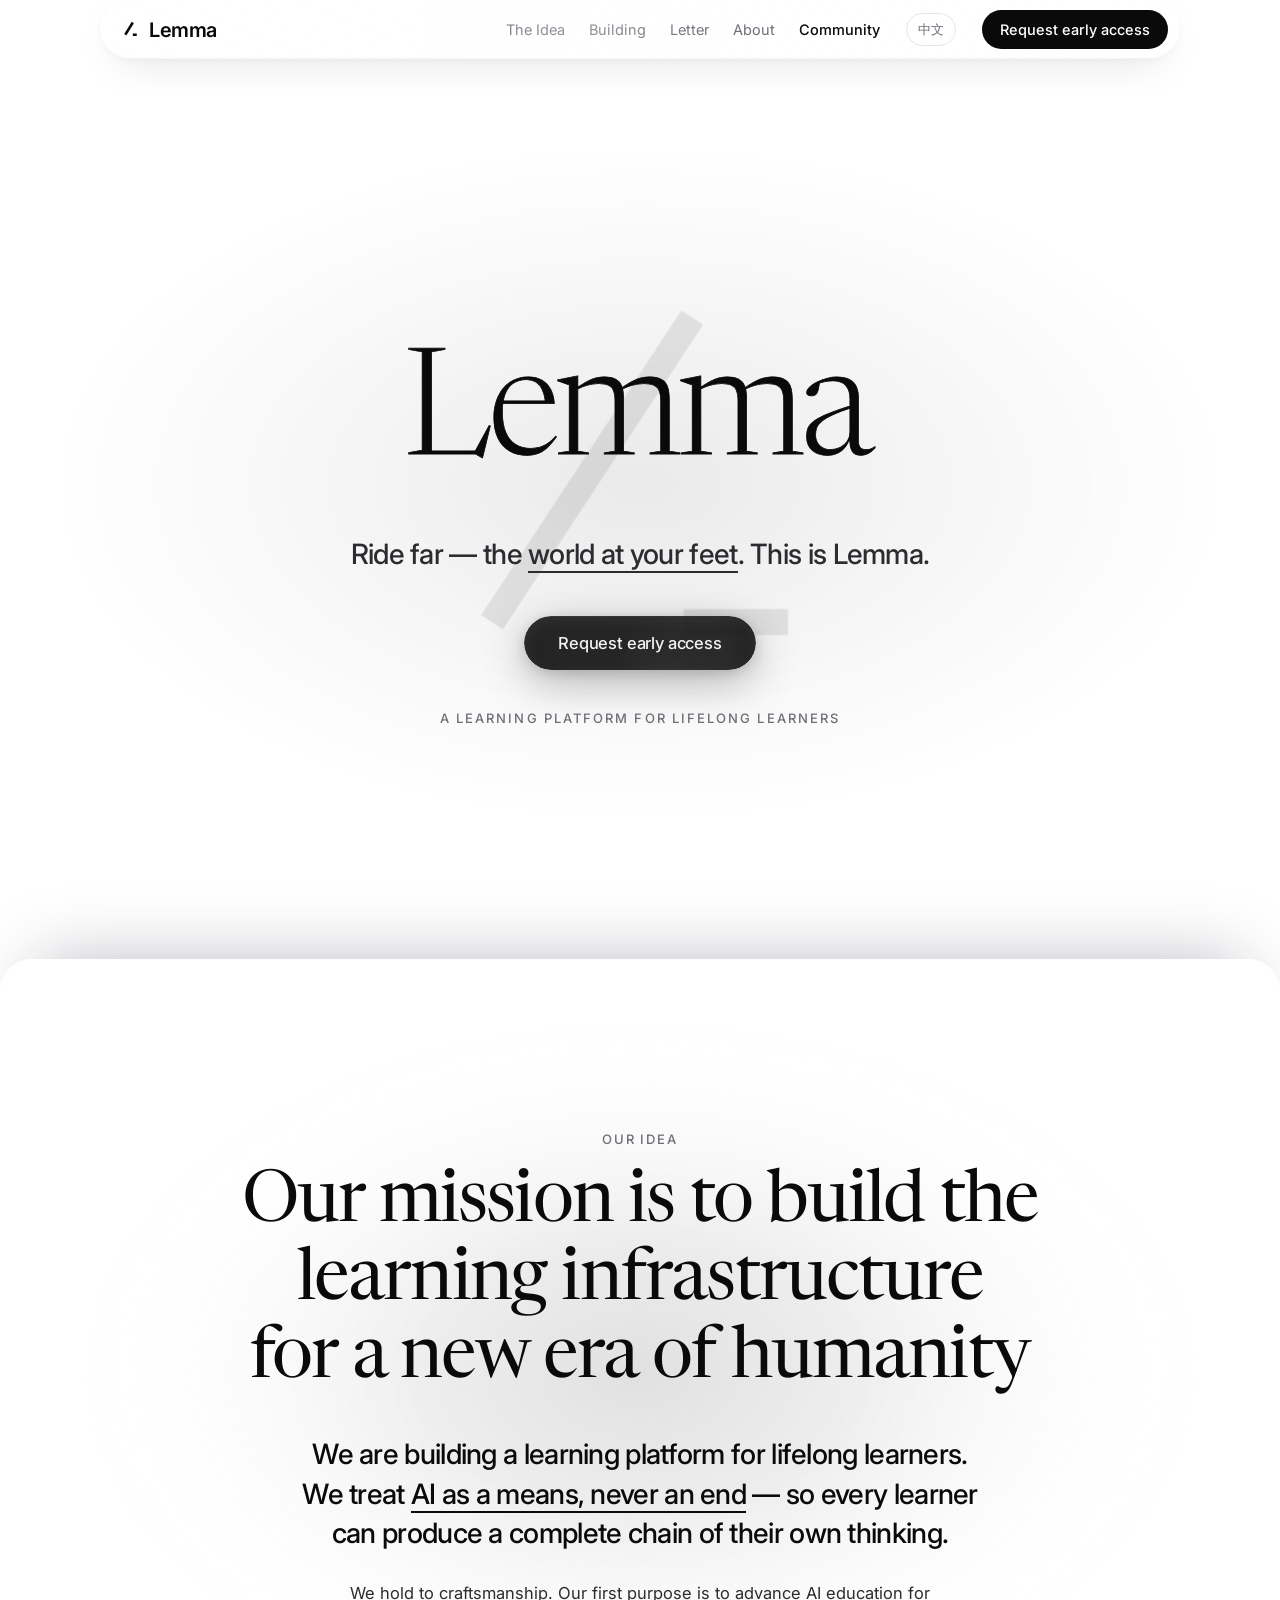
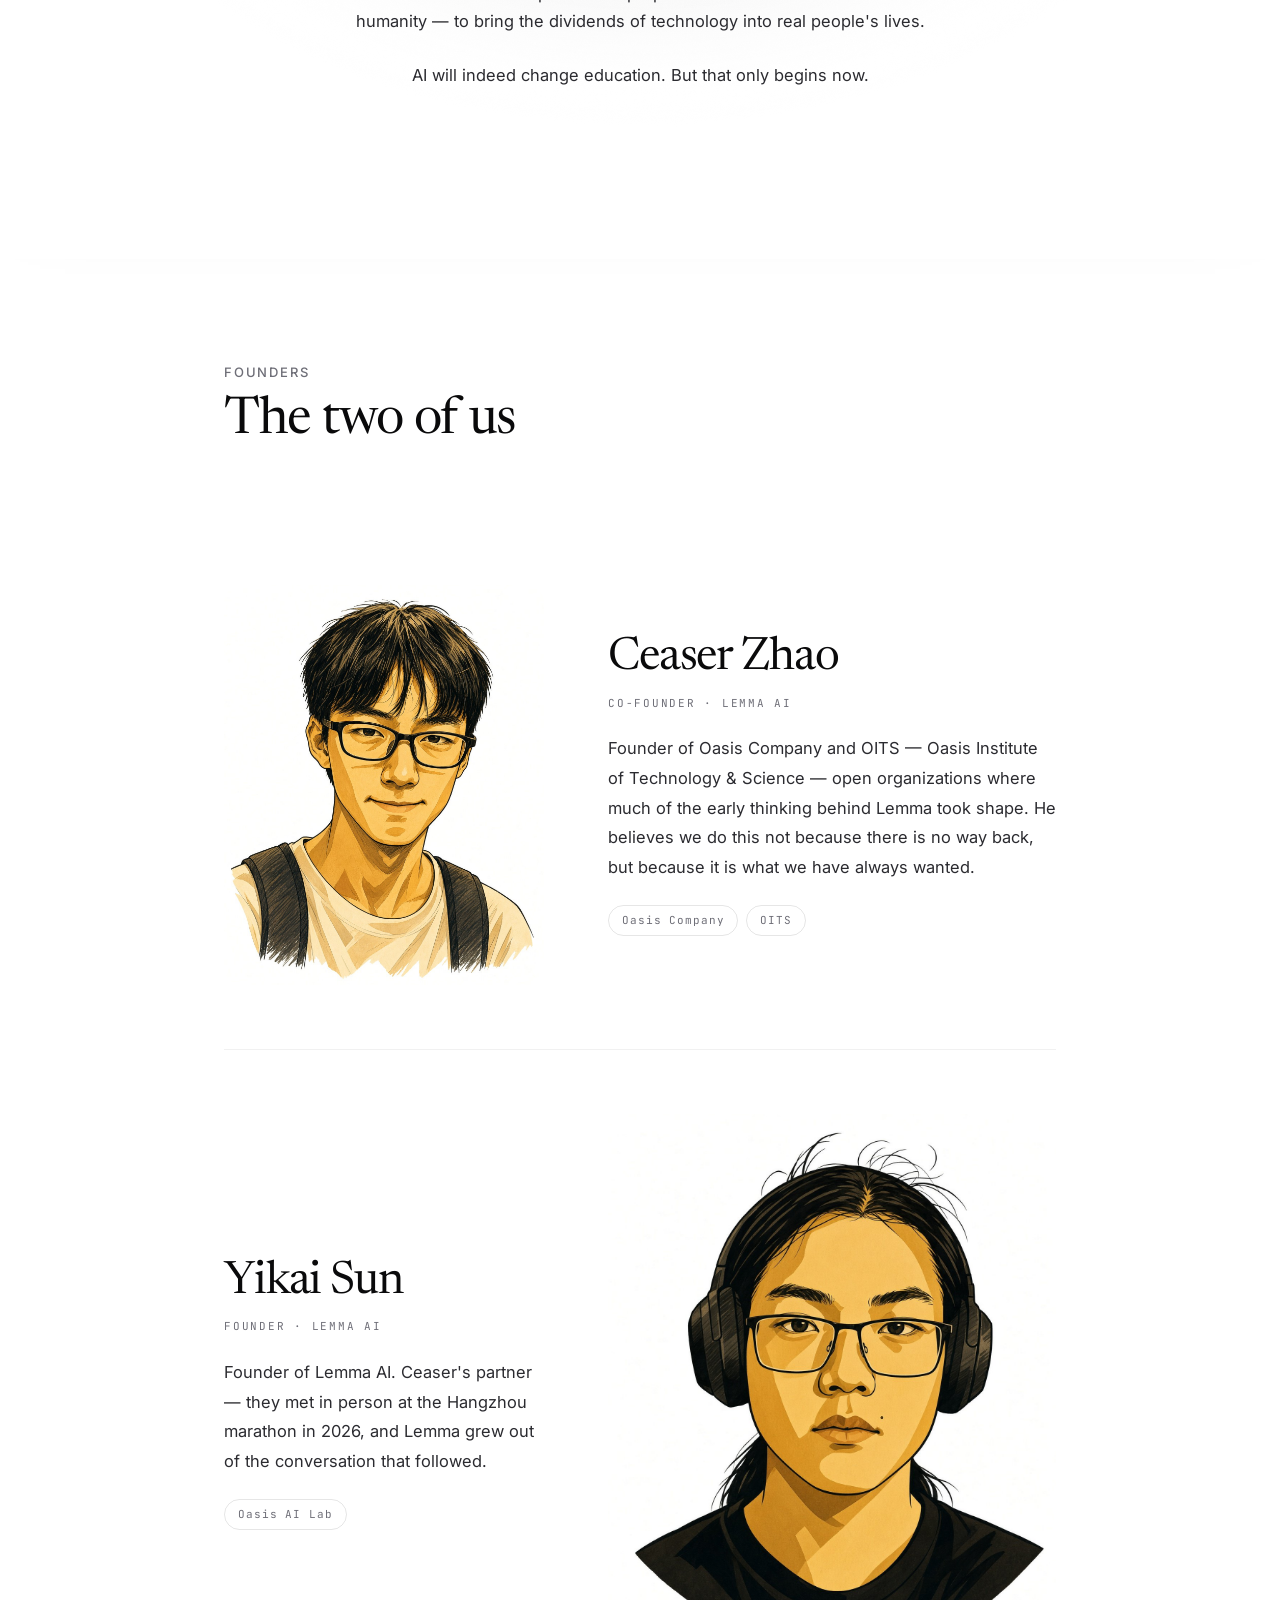
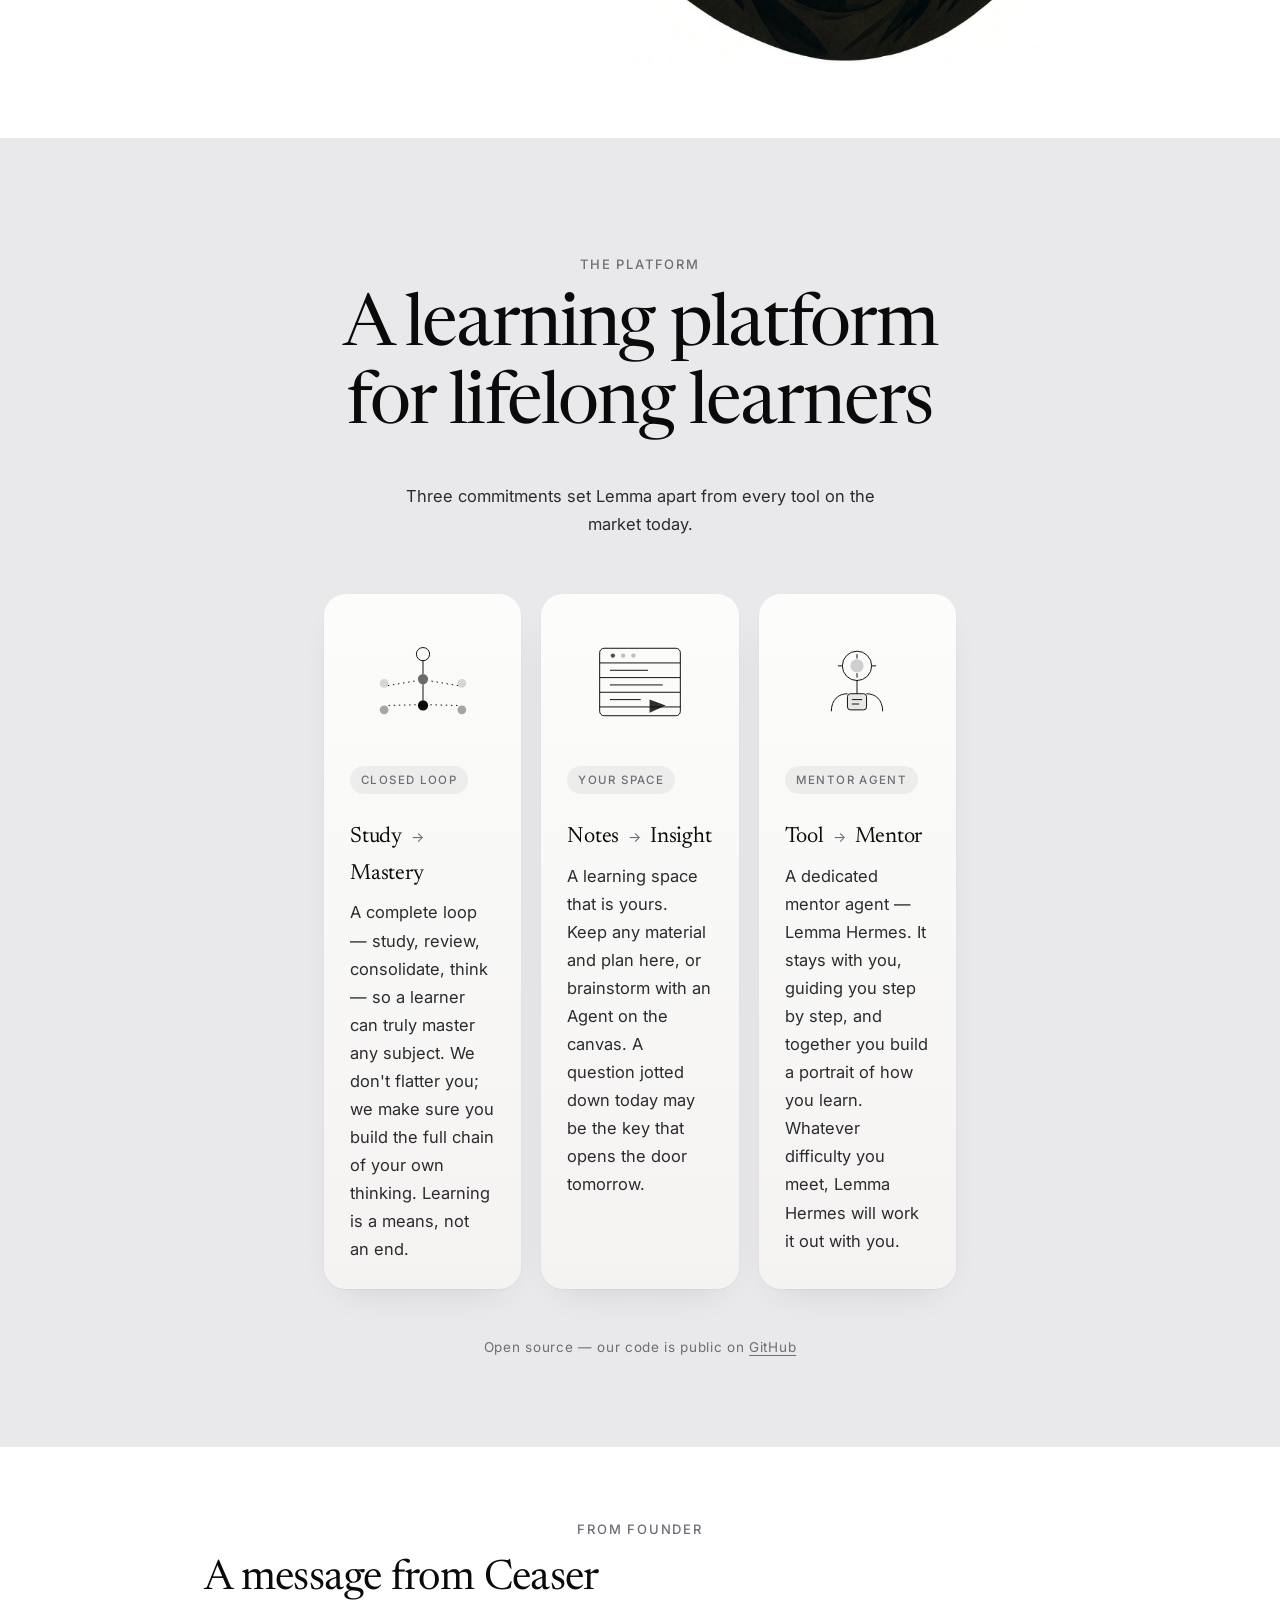
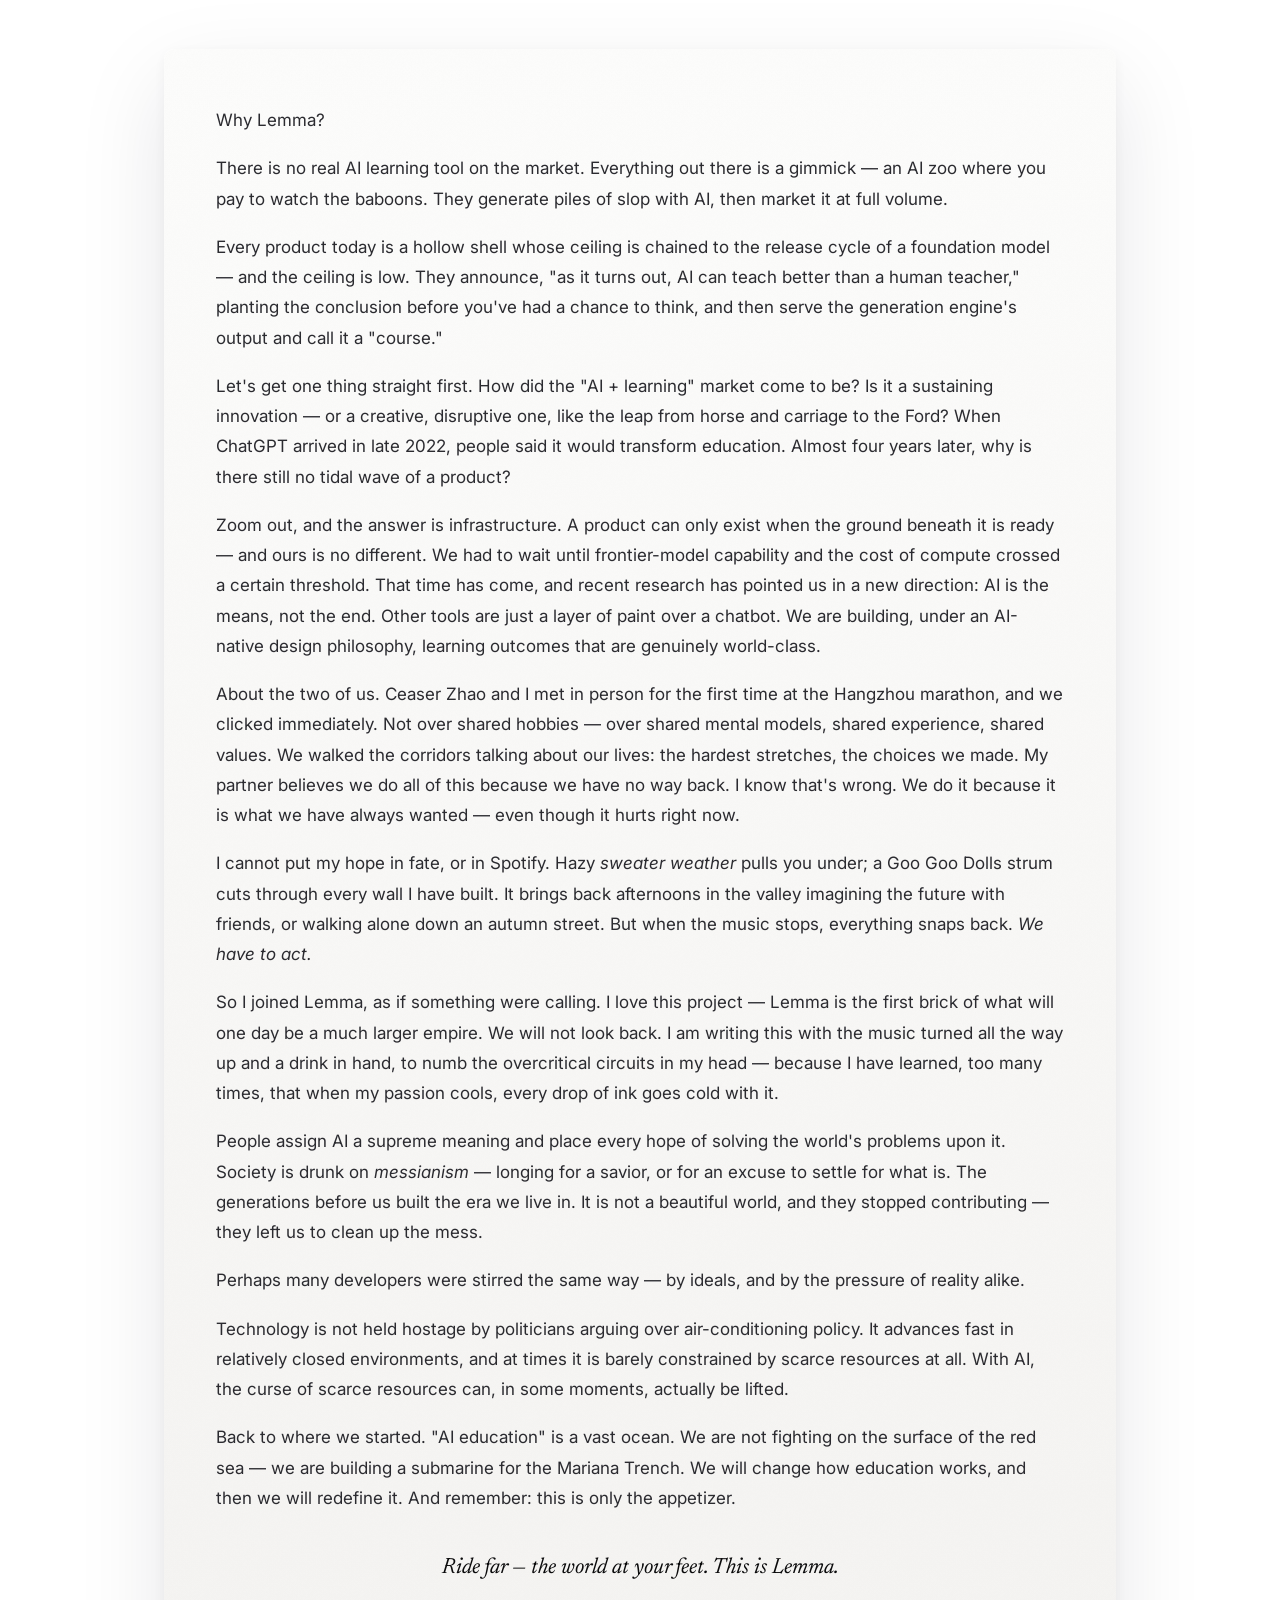
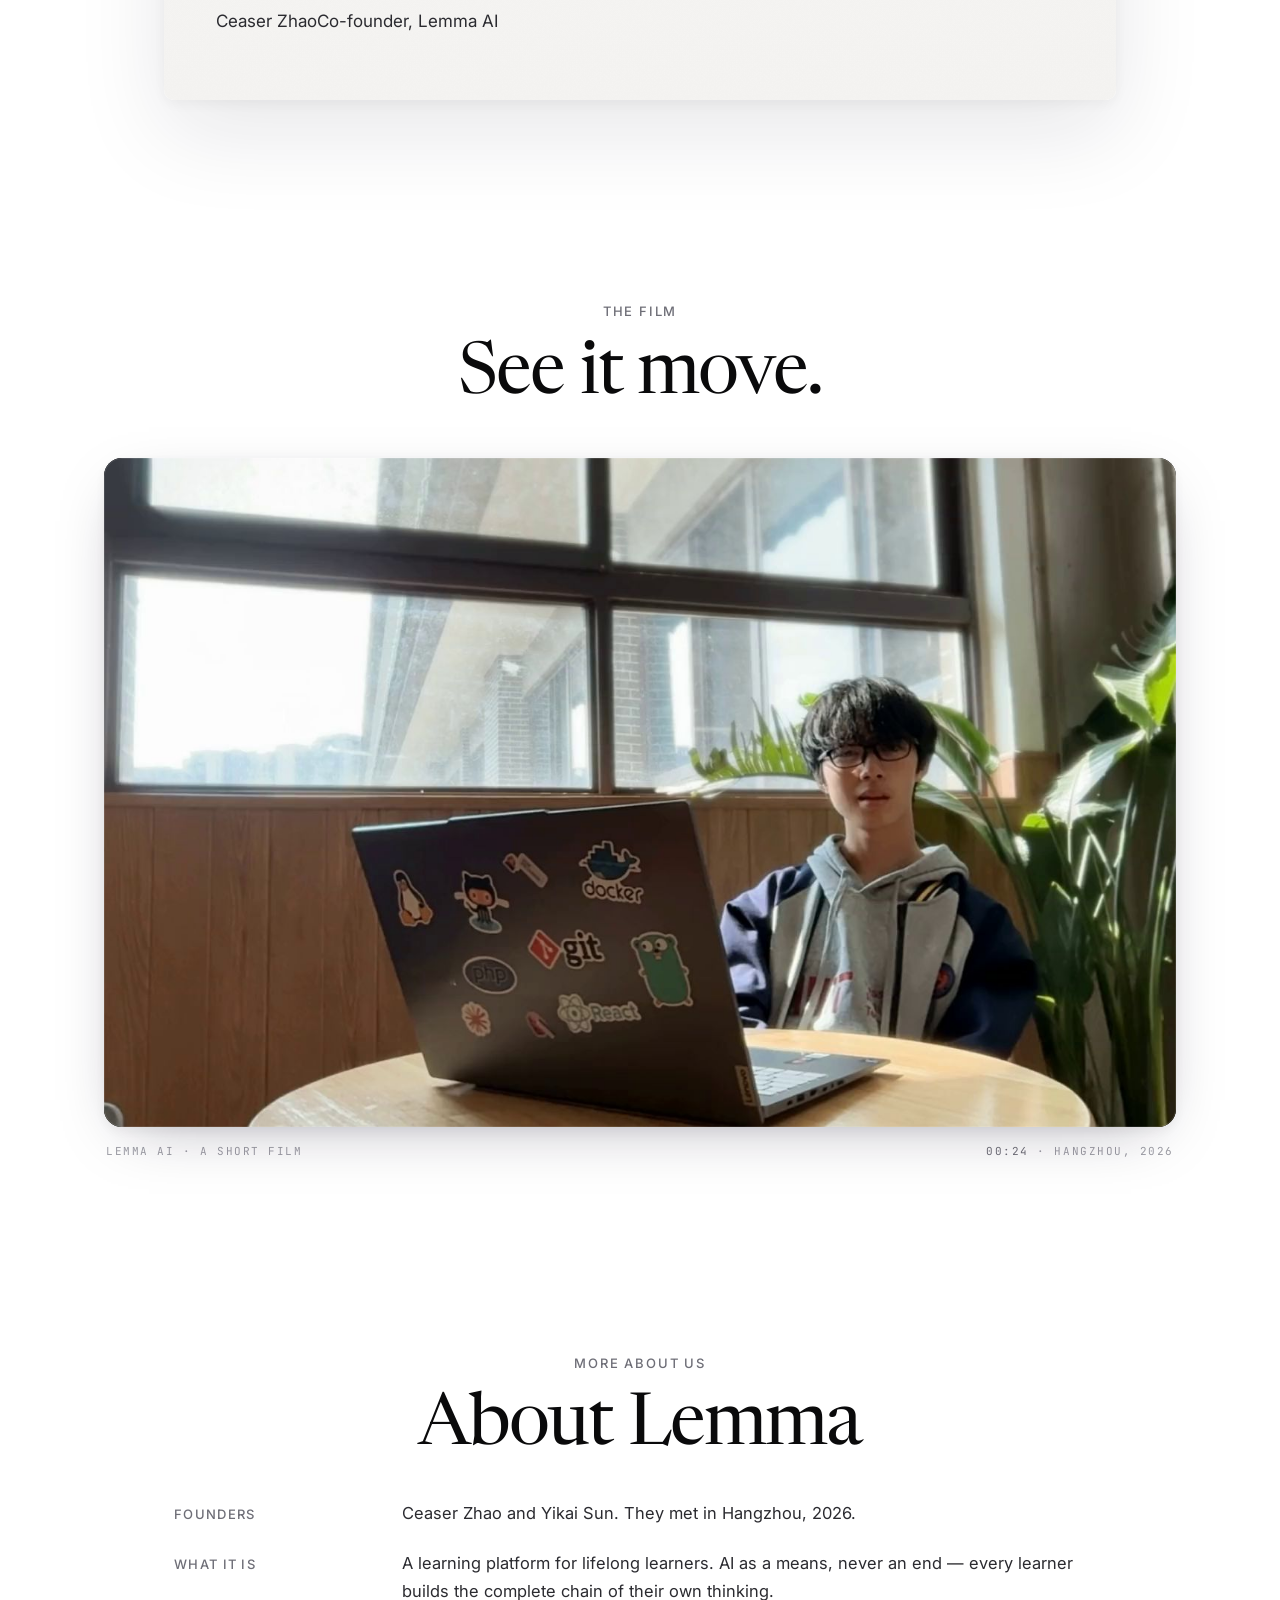
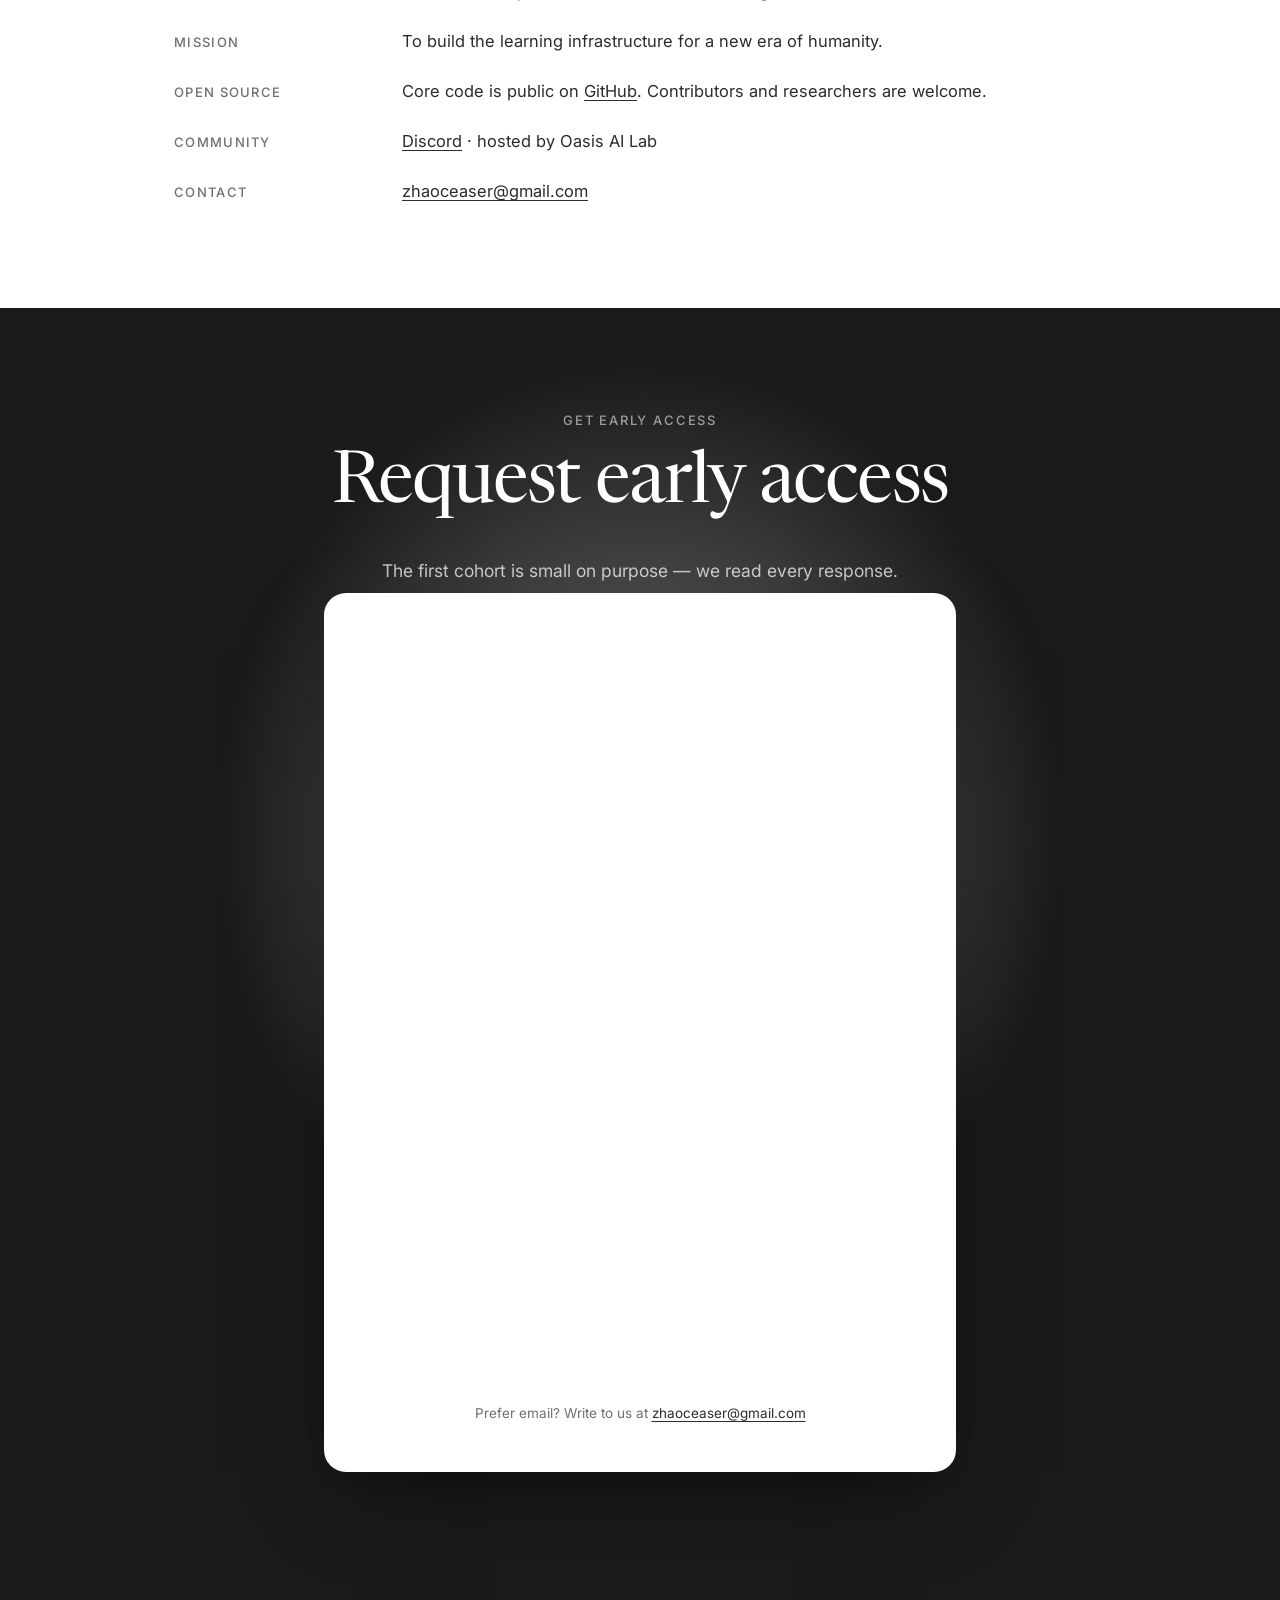
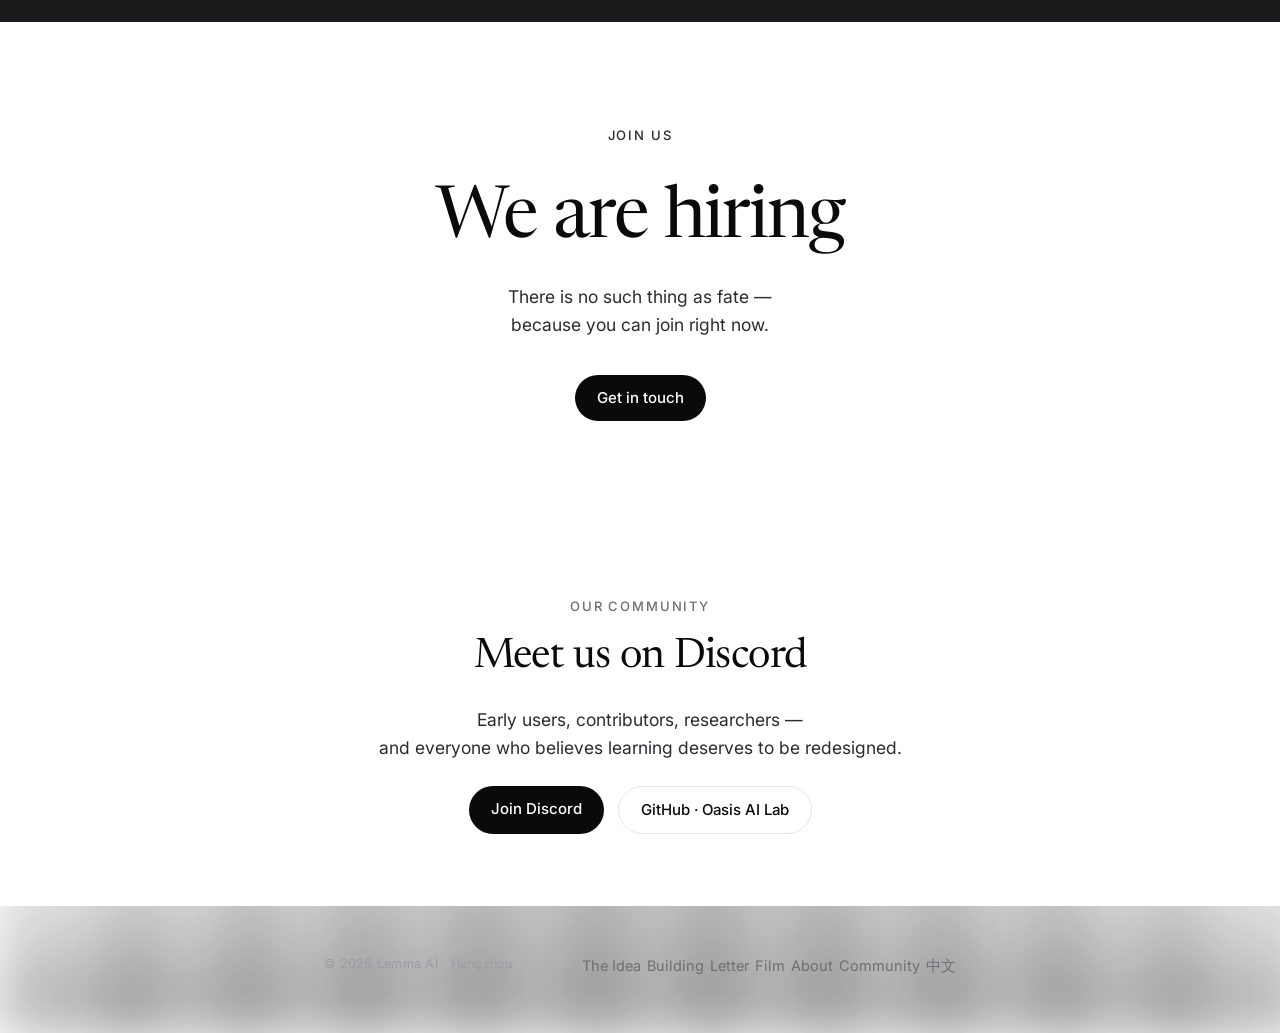
<file: index.html>
<!DOCTYPE html>
<html lang="en">
<head>
<meta charset="UTF-8">
<meta name="viewport" content="width=device-width, initial-scale=1.0">
<title>Lemma AI — A learning platform for lifelong learners</title>
<meta name="description" content="Lemma AI is a learning platform for lifelong learners. We treat AI as a means, never an end — so every learner builds the complete chain of their own thinking.">
<meta name="theme-color" content="#FFFFFF">
<link rel="canonical" href="https://lemma-ai-projects.github.io/">
<link rel="alternate" hreflang="en" href="https://lemma-ai-projects.github.io/">
<link rel="alternate" hreflang="zh-CN" href="https://lemma-ai-projects.github.io/zh/">
<link rel="alternate" hreflang="x-default" href="https://lemma-ai-projects.github.io/">
<meta property="og:title" content="Lemma AI — A learning platform for lifelong learners">
<meta property="og:description" content="Ride far — the world at your feet. This is Lemma.">
<meta property="og:type" content="website">
<meta property="og:locale" content="en_US">
<meta property="og:locale:alternate" content="zh_CN">
<meta property="og:image" content="https://lemma-ai-projects.github.io/assets/logos/lemma-mark.png">
<link rel="icon" type="image/png" href="assets/logos/lemma-mark.png">
<link rel="preconnect" href="https://fonts.googleapis.com">
<link rel="preconnect" href="https://fonts.gstatic.com" crossorigin>
<link href="https://fonts.googleapis.com/css2?family=Newsreader:ital,opsz,wght@0,6..72,300;0,6..72,400;0,6..72,500;1,6..72,400&family=Inter:wght@400;500;600&family=JetBrains+Mono:wght@400;500&display=swap" rel="stylesheet">
<link rel="stylesheet" href="assets/css/lemma-web.css">
<script type="application/ld+json">
{"@context":"https://schema.org","@type":"Organization","name":"Lemma AI","url":"https://lemma-ai-projects.github.io/","logo":"https://lemma-ai-projects.github.io/assets/logos/lemma-mark.png","description":"A learning platform for lifelong learners","foundingDate":"2026","founders":[{"@type":"Person","name":"Ceaser Zhao"},{"@type":"Person","name":"Yikai Sun"}],"address":{"@type":"PostalAddress","addressLocality":"Hangzhou","addressCountry":"CN"},"sameAs":["https://discord.gg/dCyxYCPng","https://github.com/Lemma-AI-Projects/lemma-ai","https://github.com/Oasis-AI-Lab"]}
</script>
</head>
<body>

<a class="skip" href="#idea">Skip to content</a>

<header class="nav">
  <div class="nav__in">
    <a class="brand" href="#top">
      <svg class="brand__mark" viewBox="0 0 100 100" fill="none" stroke="currentColor" stroke-width="14" stroke-linecap="butt" aria-hidden="true">
        <path d="M 18 82 L 60 14"/>
        <path d="M 60 82 L 82 82"/>
      </svg>
      Lemma
    </a>
    <nav class="nav__links" aria-label="Main">
      <a href="#idea">The Idea</a>
      <a href="#building">Building</a>
      <a href="#letter">Letter</a>
      <a href="#facts">About</a>
      <a href="#community">Community</a>
      <a class="lang" href="zh/" hreflang="zh-CN" lang="zh-CN">中文</a>
      <a class="nav__cta" href="#waitlist">Request early access</a>
    </nav>
  </div>
</header>

<main id="main">

  <div class="stage">

    <section class="hero" id="top">
      <svg class="hero__mark" viewBox="0 0 100 100" fill="none" stroke="currentColor" stroke-width="6" stroke-linecap="butt" aria-hidden="true">
        <path d="M 16 84 L 62 14"/>
        <path d="M 60 84 L 84 84"/>
      </svg>
      <div class="wrap">
        <h1 class="wordmark rise" style="animation-delay:.06s">Lemma</h1>
        <p class="oneliner rise" style="animation-delay:.14s">
          Ride far — the <span class="mark">world at your feet</span>. This is Lemma.
        </p>
        <div class="rise magnetic" style="animation-delay:.28s">
          <a class="glassbtn glassbtn--lift" href="#waitlist">
            <span class="glassbtn__title">Request early access</span>
            <span class="glassbtn__circle" aria-hidden="true"></span>
          </a>
        </div>
        <p class="hero__attr rise" style="animation-delay:.38s">A learning platform for lifelong learners</p>
      </div>
    </section>

    <section class="sr mission isle grain" id="idea">
      <div class="wrap">
        <p class="k">Our Idea</p>
        <h2>Our mission is to build the learning infrastructure for a new era of humanity</h2>
        <p class="mission-quote">
          We are building a learning platform for lifelong learners.
          We treat <span class="mark">AI as a means, never an end</span> — so every learner
          can produce a complete chain of their own thinking.
        </p>
        <p style="max-width:640px;margin:26px auto 0;font-size:var(--fs-text);line-height:1.7;color:var(--text)">
          We hold to craftsmanship. Our first purpose is to advance AI education for humanity —
          to bring the dividends of technology into real people's lives.
        </p>
        <p style="max-width:640px;margin:26px auto 0;font-size:var(--fs-text);line-height:1.7;color:var(--text)">
          AI will indeed change education. But that only begins now.
        </p>
      </div>
    </section>

  </div>

  <section class="sr founders" id="founders">
    <div class="founders__head">
      <p class="k">Founders</p>
      <h2>The two of us</h2>
    </div>
    <div class="founders__list">

      <div class="fpair">
        <figure class="fpair__photo">
          <img src="assets/founders/founder-ceaser.jpg" alt="Ceaser Zhao, co-founder of Lemma AI" loading="lazy" decoding="async" width="720" height="960">
        </figure>
        <div class="fpair__bio">
          <p class="name">Ceaser Zhao</p>
          <p class="role">Co-founder · Lemma AI</p>
          <p class="text">Founder of Oasis Company and OITS — Oasis Institute of Technology &amp; Science — open organizations where much of the early thinking behind Lemma took shape. He believes we do this not because there is no way back, but because it is what we have always wanted.</p>
          <div class="links">
            <a href="https://github.com/Oasis-Company" target="_blank" rel="noopener">Oasis Company</a>
            <a href="https://github.com/Oasis-Institute-of-Technology-Science" target="_blank" rel="noopener">OITS</a>
          </div>
        </div>
      </div>

      <div class="fpair fpair--flip">
        <div class="fpair__bio">
          <p class="name">Yikai Sun</p>
          <p class="role">Founder · Lemma AI</p>
          <p class="text">Founder of Lemma AI. Ceaser's partner — they met in person at the Hangzhou marathon in 2026, and Lemma grew out of the conversation that followed.</p>
          <div class="links">
            <a href="https://github.com/Oasis-AI-Lab" target="_blank" rel="noopener">Oasis AI Lab</a>
          </div>
        </div>
        <figure class="fpair__photo">
          <img src="assets/founders/founder-yikai.jpg" alt="Yikai Sun, founder of Lemma AI" loading="lazy" decoding="async" width="720" height="960">
        </figure>
      </div>

    </div>
  </section>

  <section class="sr building" id="building" style="background:var(--surface-2)">
    <div class="wrap">
      <p class="k" style="text-align:center">The Platform</p>
      <h2 style="text-align:center">A learning platform for lifelong learners</h2>
      <p class="intro">Three commitments set Lemma apart from every tool on the market today.</p>

      <div class="trio">
        <div class="paper tcard">
          <div class="feature-icon">
            <svg viewBox="0 0 150 120" fill="none" stroke="#0A0A0B" stroke-width="1.3" aria-hidden="true">
              <circle cx="75" cy="22" r="9"/>
              <circle cx="22" cy="62" r="6" fill="#0A0A0B" fill-opacity=".15" stroke="none"/>
              <circle cx="128" cy="62" r="6" fill="#0A0A0B" fill-opacity=".15" stroke="none"/>
              <circle cx="22" cy="98" r="6" fill="#0A0A0B" fill-opacity=".35" stroke="none"/>
              <circle cx="128" cy="98" r="6" fill="#0A0A0B" fill-opacity=".35" stroke="none"/>
              <circle cx="75" cy="56" r="7" fill="#0A0A0B" fill-opacity=".6" stroke="none"/>
              <circle cx="75" cy="92" r="7" fill="#0A0A0B" stroke="none"/>
              <path d="M75 31 L 75 49"/>
              <path d="M75 63 L 75 85"/>
              <path d="M27 65 L 68 58" stroke-dasharray="2 5"/>
              <path d="M123 65 L 82 58" stroke-dasharray="2 5"/>
              <path d="M28 92 L 68 91" stroke-dasharray="2 5"/>
              <path d="M122 92 L 82 91" stroke-dasharray="2 5"/>
            </svg>
          </div>
          <span class="tag">Closed Loop</span>
          <div class="tflip"><span>Study</span><span class="tarrow">→</span><span>Mastery</span></div>
          <p>A complete loop — study, review, consolidate, think — so a learner can truly master any subject. We don't flatter you; we make sure you build the full chain of your own thinking. Learning is a means, not an end.</p>
        </div>

        <div class="paper tcard">
          <div class="feature-icon">
            <svg viewBox="0 0 150 120" fill="none" stroke="#0A0A0B" stroke-width="1.3" aria-hidden="true">
              <rect x="20" y="14" width="110" height="92" rx="6"/>
              <line x1="20" y1="34" x2="130" y2="34"/>
              <line x1="20" y1="54" x2="130" y2="54"/>
              <line x1="20" y1="74" x2="130" y2="74"/>
              <line x1="20" y1="94" x2="130" y2="94"/>
              <circle cx="38" cy="24" r="3" fill="#0A0A0B" fill-opacity=".7" stroke="none"/>
              <circle cx="52" cy="24" r="3" fill="#0A0A0B" fill-opacity=".25" stroke="none"/>
              <circle cx="66" cy="24" r="3" fill="#0A0A0B" fill-opacity=".25" stroke="none"/>
              <line x1="34" y1="44" x2="86" y2="44"/>
              <line x1="34" y1="64" x2="106" y2="64"/>
              <line x1="34" y1="84" x2="76" y2="84"/>
              <path d="M88 102 L 110 92 L 88 84" fill="#0A0A0B" fill-opacity=".85" stroke="none"/>
            </svg>
          </div>
          <span class="tag">Your Space</span>
          <div class="tflip"><span>Notes</span><span class="tarrow">→</span><span>Insight</span></div>
          <p>A learning space that is yours. Keep any material and plan here, or brainstorm with an Agent on the canvas. A question jotted down today may be the key that opens the door tomorrow.</p>
        </div>

        <div class="paper tcard">
          <div class="feature-icon">
            <svg viewBox="0 0 150 120" fill="none" stroke="#0A0A0B" stroke-width="1.3" aria-hidden="true">
              <circle cx="75" cy="38" r="20"/>
              <path d="M75 28 v-6 M75 48 v6 M55 38 h-6 M95 38 h6"/>
              <circle cx="75" cy="38" r="9" fill="#0A0A0B" fill-opacity=".18" stroke="none"/>
              <path d="M75 58 v18"/>
              <rect x="62" y="76" width="26" height="22" rx="4" fill="#0A0A0B" fill-opacity=".08"/>
              <line x1="68" y1="84" x2="82" y2="84"/>
              <line x1="68" y1="90" x2="78" y2="90"/>
              <path d="M40 100 C 40 84, 50 76, 62 76"/>
              <path d="M110 100 C 110 84, 100 76, 88 76"/>
            </svg>
          </div>
          <span class="tag">Mentor Agent</span>
          <div class="tflip"><span>Tool</span><span class="tarrow">→</span><span>Mentor</span></div>
          <p>A dedicated mentor agent — Lemma Hermes. It stays with you, guiding you step by step, and together you build a portrait of how you learn. Whatever difficulty you meet, Lemma Hermes will work it out with you.</p>
        </div>
      </div>

      <p style="text-align:center;margin:48px auto 0;font-size:13.5px;color:var(--mut);letter-spacing:.05em">
        Open source — our code is public on <a href="https://github.com/Lemma-AI-Projects/lemma-ai/tree/main" target="_blank" rel="noopener" style="text-decoration:underline;text-underline-offset:3px">GitHub</a>
      </p>
    </div>
  </section>

  <section class="sr" id="letter" style="padding:var(--pad-compact) 0">
    <div class="wrap" style="max-width:920px">
      <p class="k" style="text-align:center">From Founder</p>
      <h2>A message from Ceaser</h2>
      <div class="sheet">
        <p class="lede">Why Lemma?</p>

        <p>There is no real AI learning tool on the market. Everything out there is a gimmick — an AI zoo where you pay to watch the baboons. They generate piles of slop with AI, then market it at full volume.</p>

        <p>Every product today is a hollow shell whose ceiling is chained to the release cycle of a foundation model — and the ceiling is low. They announce, "as it turns out, AI can teach better than a human teacher," planting the conclusion before you've had a chance to think, and then serve the generation engine's output and call it a "course."</p>

        <p>Let's get one thing straight first. How did the "AI + learning" market come to be? Is it a sustaining innovation — or a creative, disruptive one, like the leap from horse and carriage to the Ford? When ChatGPT arrived in late 2022, people said it would transform education. Almost four years later, why is there still no tidal wave of a product?</p>

        <p>Zoom out, and the answer is infrastructure. A product can only exist when the ground beneath it is ready — and ours is no different. We had to wait until frontier-model capability and the cost of compute crossed a certain threshold. That time has come, and recent research has pointed us in a new direction: AI is the means, not the end. Other tools are just a layer of paint over a chatbot. We are building, under an AI-native design philosophy, learning outcomes that are genuinely world-class.</p>

        <p>About the two of us. Ceaser Zhao and I met in person for the first time at the Hangzhou marathon, and we clicked immediately. Not over shared hobbies — over shared mental models, shared experience, shared values. We walked the corridors talking about our lives: the hardest stretches, the choices we made. My partner believes we do all of this because we have no way back. I know that's wrong. We do it because it is what we have always wanted — even though it hurts right now.</p>

        <p>I cannot put my hope in fate, or in Spotify. Hazy <em>sweater weather</em> pulls you under; a Goo Goo Dolls strum cuts through every wall I have built. It brings back afternoons in the valley imagining the future with friends, or walking alone down an autumn street. But when the music stops, everything snaps back. <em>We have to act.</em></p>

        <p>So I joined Lemma, as if something were calling. I love this project — Lemma is the first brick of what will one day be a much larger empire. We will not look back. I am writing this with the music turned all the way up and a drink in hand, to numb the overcritical circuits in my head — because I have learned, too many times, that when my passion cools, every drop of ink goes cold with it.</p>

        <p>People assign AI a supreme meaning and place every hope of solving the world's problems upon it. Society is drunk on <em>messianism</em> — longing for a savior, or for an excuse to settle for what is. The generations before us built the era we live in. It is not a beautiful world, and they stopped contributing — they left us to clean up the mess.</p>

        <p>Perhaps many developers were stirred the same way — by ideals, and by the pressure of reality alike.</p>

        <p>Technology is not held hostage by politicians arguing over air-conditioning policy. It advances fast in relatively closed environments, and at times it is barely constrained by scarce resources at all. With AI, the curse of scarce resources can, in some moments, actually be lifted.</p>

        <p>Back to where we started. "AI education" is a vast ocean. We are not fighting on the surface of the red sea — we are building a submarine for the Mariana Trench. We will change how education works, and then we will redefine it. And remember: this is only the appetizer.</p>

        <p style="margin-top:36px;font-family:var(--serif);font-size:22px;font-style:italic;color:var(--ink);text-align:center">Ride far — the world at your feet. This is Lemma.</p>

        <p class="sig">Ceaser Zhao<span>Co-founder, Lemma AI</span></p>
      </div>
    </div>
  </section>

  <section class="sr film" id="film">
    <div class="wrap wrap--wide">
      <div class="film__head">
        <p class="k">The Film</p>
        <h2>See it move.</h2>
      </div>
      <div class="film__frame" data-film>
        <video class="film__video" poster="assets/video/lemma-film-poster.jpg" data-src="assets/video/lemma-film.mp4"
               muted loop playsinline preload="none" aria-label="Lemma AI — a short film. 24 seconds, silent by default."></video>
        <button class="film__sound" type="button" data-film-sound aria-pressed="false" data-label-off="Sound off" data-label-on="Sound on">
          <svg class="ico-on" viewBox="0 0 24 24" fill="none" stroke="currentColor" stroke-width="1.6" stroke-linecap="round" stroke-linejoin="round" aria-hidden="true">
            <path d="M11 5 6.5 9H3v6h3.5L11 19V5Z"/><path d="M16 9.5 21 15"/><path d="M21 9.5 16 15"/>
          </svg>
          <svg class="ico-off" viewBox="0 0 24 24" fill="none" stroke="currentColor" stroke-width="1.6" stroke-linecap="round" stroke-linejoin="round" aria-hidden="true">
            <path d="M11 5 6.5 9H3v6h3.5L11 19V5Z"/><path d="M15.5 9a4 4 0 0 1 0 6"/><path d="M18.5 6.5a7.5 7.5 0 0 1 0 11"/>
          </svg>
          <span data-film-label>Sound off</span>
        </button>
        <button class="film__play" type="button" data-film-play>
          <span>
            <svg viewBox="0 0 24 24" fill="currentColor" aria-hidden="true"><path d="M8 5.5v13l11-6.5-11-6.5Z"/></svg>
            Play film
          </span>
        </button>
      </div>
      <p class="film__meta">
        <span>Lemma AI · a short film</span>
        <span><b>00:24</b> · Hangzhou, 2026</span>
      </p>
    </div>
  </section>

  <section class="sr facts" id="facts">
    <div class="wrap" style="max-width:var(--max-wide)">
      <p class="k" style="text-align:center">More About Us</p>
      <h2 style="text-align:center">About Lemma</h2>
      <dl>
        <div class="row">
          <dt>Founders</dt>
          <dd>Ceaser Zhao and Yikai Sun. They met in Hangzhou, 2026.</dd>
        </div>
        <div class="row">
          <dt>What it is</dt>
          <dd>A learning platform for lifelong learners. AI as a means, never an end — every learner builds the complete chain of their own thinking.</dd>
        </div>
        <div class="row">
          <dt>Mission</dt>
          <dd>To build the learning infrastructure for a new era of humanity.</dd>
        </div>
        <div class="row">
          <dt>Open Source</dt>
          <dd>Core code is public on <a href="https://github.com/Lemma-AI-Projects/lemma-ai/tree/main" target="_blank" rel="noopener">GitHub</a>. Contributors and researchers are welcome.</dd>
        </div>
        <div class="row">
          <dt>Community</dt>
          <dd><a href="https://discord.gg/dCyxYCPng" target="_blank" rel="noopener">Discord</a> · hosted by Oasis AI Lab</dd>
        </div>
        <div class="row">
          <dt>Contact</dt>
          <dd><a href="mailto:zhaoceaser@gmail.com">zhaoceaser@gmail.com</a></dd>
        </div>
      </dl>
    </div>
  </section>

  <section class="sr waitlist slab" id="waitlist" style="padding:var(--pad-act) 0 150px">
    <div class="wrap" style="text-align:center">
      <p class="k">Get Early Access</p>
      <h2>Request early access</h2>
      <p>The first cohort is small on purpose — we read every response.</p>
      <div class="waitlist-card">
        <iframe src="https://tally.so/embed/7RAYJ9?alignLeft=1&hideTitle=1&hideFooter=1&transparentBackground=1" frameborder="0" marginheight="0" marginwidth="0" title="Lemma early access application" loading="lazy"></iframe>
        <p class="waitlist-alt">Prefer email? Write to us at <a href="mailto:zhaoceaser@gmail.com">zhaoceaser@gmail.com</a></p>
      </div>
    </div>
  </section>

  <section class="sr hiring" id="hiring" style="padding:var(--pad-act) 0">
    <div class="wrap" style="text-align:center">
      <p class="k">Join Us</p>
      <h2>We are hiring</h2>
      <p>There is no such thing as fate —<br>because you can join right now.</p>
      <a class="pill" href="mailto:zhaoceaser@gmail.com?subject=Lemma%20Hiring">Get in touch</a>
    </div>
  </section>

  <section class="sr community" id="community">
    <div class="wrap" style="text-align:center;max-width:760px">
      <p class="k">Our Community</p>
      <h2>Meet us on Discord</h2>
      <p>Early users, contributors, researchers —<br>and everyone who believes learning deserves to be redesigned.</p>
      <div class="links">
        <a class="pill" href="https://discord.gg/dCyxYCPng" target="_blank" rel="noopener">Join Discord</a>
        <a class="pill pill--ghost" href="https://github.com/Oasis-AI-Lab" target="_blank" rel="noopener">GitHub · Oasis AI Lab</a>
      </div>
    </div>
  </section>

</main>

<footer class="site sr" style="position:relative;overflow:hidden">
  <div class="aurora" aria-hidden="true">
    <svg viewBox="0 0 1271 599" preserveAspectRatio="none" fill="none" xmlns="http://www.w3.org/2000/svg">
      <defs>
        <linearGradient id="lvag" x1="0" y1="1" x2="0" y2="0">
          <stop offset="0"    stop-color="#0A0A0B" stop-opacity=".38"/>
          <stop offset=".35"  stop-color="#0A0A0B" stop-opacity=".20"/>
          <stop offset=".65"  stop-color="#0A0A0B" stop-opacity=".08"/>
          <stop offset="1"    stop-color="#FFFFFF" stop-opacity="0"/>
        </linearGradient>
        <filter id="lvab" x="-50%" y="-50%" width="200%" height="200%">
          <feGaussianBlur stdDeviation="28"/>
        </filter>
      </defs>
      <g filter="url(#lvab)"><rect x="0.0"   y="299.5" width="142.1" height="299.5" fill="url(#lvag)"/></g>
      <g filter="url(#lvab)"><rect x="115.5" y="227.1" width="142.1" height="371.9" fill="url(#lvag)"/></g>
      <g filter="url(#lvab)"><rect x="231.1" y="159.0" width="142.1" height="440.0" fill="url(#lvag)"/></g>
      <g filter="url(#lvab)"><rect x="346.6" y="96.2"  width="142.1" height="502.8" fill="url(#lvag)"/></g>
      <g filter="url(#lvab)"><rect x="462.2" y="40.7"  width="142.1" height="558.3" fill="url(#lvag)"/></g>
      <g filter="url(#lvab)"><rect x="577.7" y="0.0"   width="142.1" height="599.0" fill="url(#lvag)"/></g>
      <g filter="url(#lvab)"><rect x="693.3" y="40.7"  width="142.1" height="558.3" fill="url(#lvag)"/></g>
      <g filter="url(#lvab)"><rect x="808.8" y="96.2"  width="142.1" height="502.8" fill="url(#lvag)"/></g>
      <g filter="url(#lvab)"><rect x="924.4" y="159.0" width="142.1" height="440.0" fill="url(#lvag)"/></g>
      <g filter="url(#lvab)"><rect x="1039.9" y="227.1" width="142.1" height="371.9" fill="url(#lvag)"/></g>
      <g filter="url(#lvab)"><rect x="1155.4" y="299.5" width="142.1" height="299.5" fill="url(#lvag)"/></g>
    </svg>
  </div>
  <div class="wrap">
    <p class="legal">© 2026 Lemma AI · Hangzhou</p>
    <nav style="display:flex;gap:6px;flex-wrap:wrap">
      <a href="#idea">The Idea</a>
      <a href="#building">Building</a>
      <a href="#letter">Letter</a>
      <a href="#film">Film</a>
      <a href="#facts">About</a>
      <a href="#community">Community</a>
      <a href="zh/" lang="zh-CN">中文</a>
    </nav>
  </div>
</footer>

<script src="assets/js/lemma-web.js" defer></script>
</body>
</html>
</file>
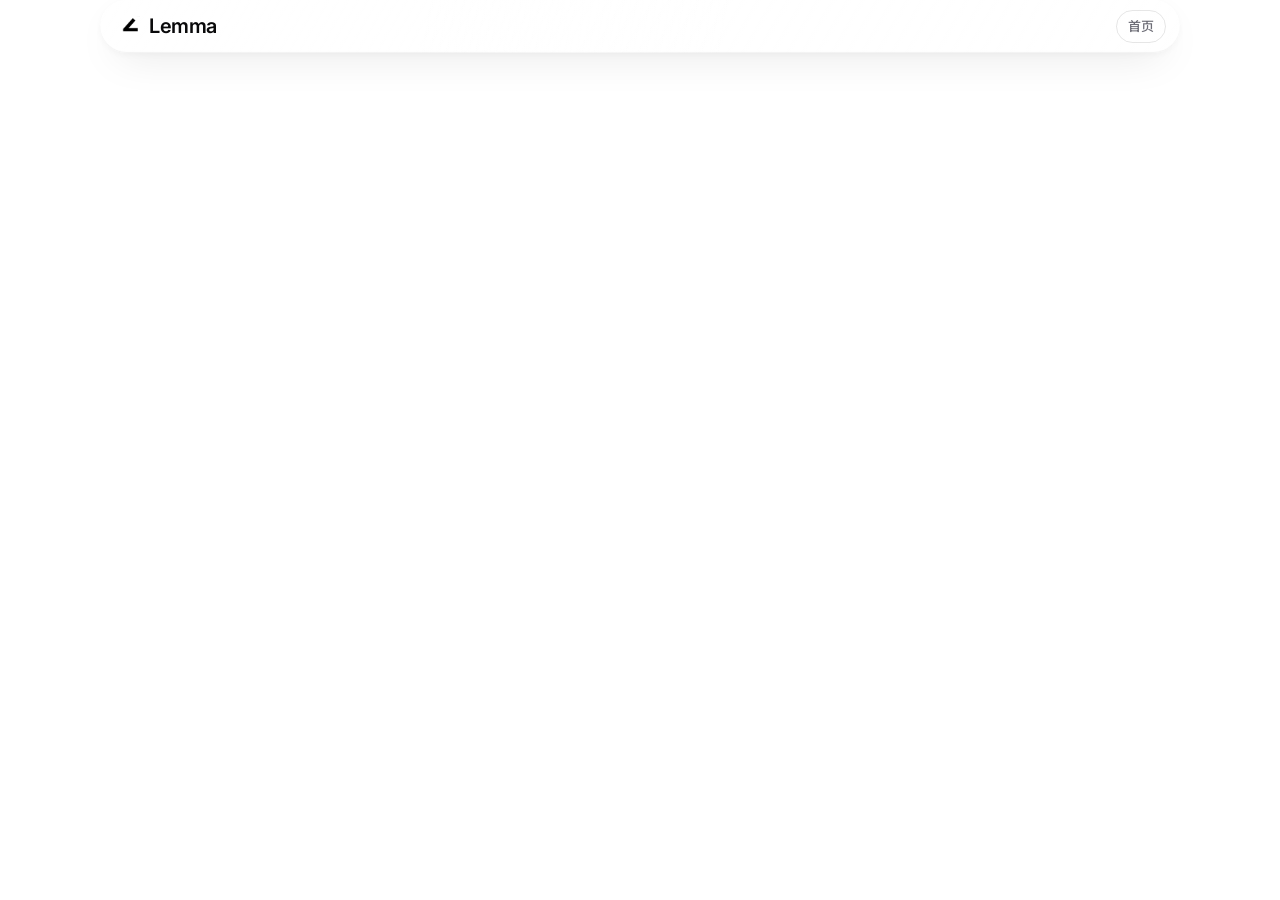
<file: techdocs/index.html>
<!DOCTYPE html>
<html lang="zh-CN">
<head>
<meta charset="UTF-8">
<meta name="viewport" content="width=device-width, initial-scale=1.0">
<title>TechDocs — Lemma AI</title>
<meta name="description" content="Lemma AI 技术文档。">
<meta name="robots" content="noindex">
<meta name="theme-color" content="#FFFFFF">
<link rel="icon" type="image/png" href="../assets/logos/lemma-mark.png">
<link rel="preconnect" href="https://fonts.googleapis.com">
<link rel="preconnect" href="https://fonts.gstatic.com" crossorigin>
<link href="https://fonts.googleapis.com/css2?family=Inter:wght@400;500;600&family=Noto+Sans+SC:wght@400;500&display=swap" rel="stylesheet">
<link rel="stylesheet" href="../assets/css/lemma-web.css">
</head>
<body>

<header class="nav">
  <div class="nav__in">
    <a class="brand" href="/">
      <img class="brand__mark" src="../assets/logos/lemma-mark.png" alt="Lemma" width="18" height="18">
      Lemma
    </a>
    <nav class="nav__links" aria-label="主导航">
      <a class="lang" href="/">首页</a>
    </nav>
  </div>
</header>

<main id="main">
  <!-- TODO: 技术文档内容待填充 -->
</main>

</body>
</html>
</file>
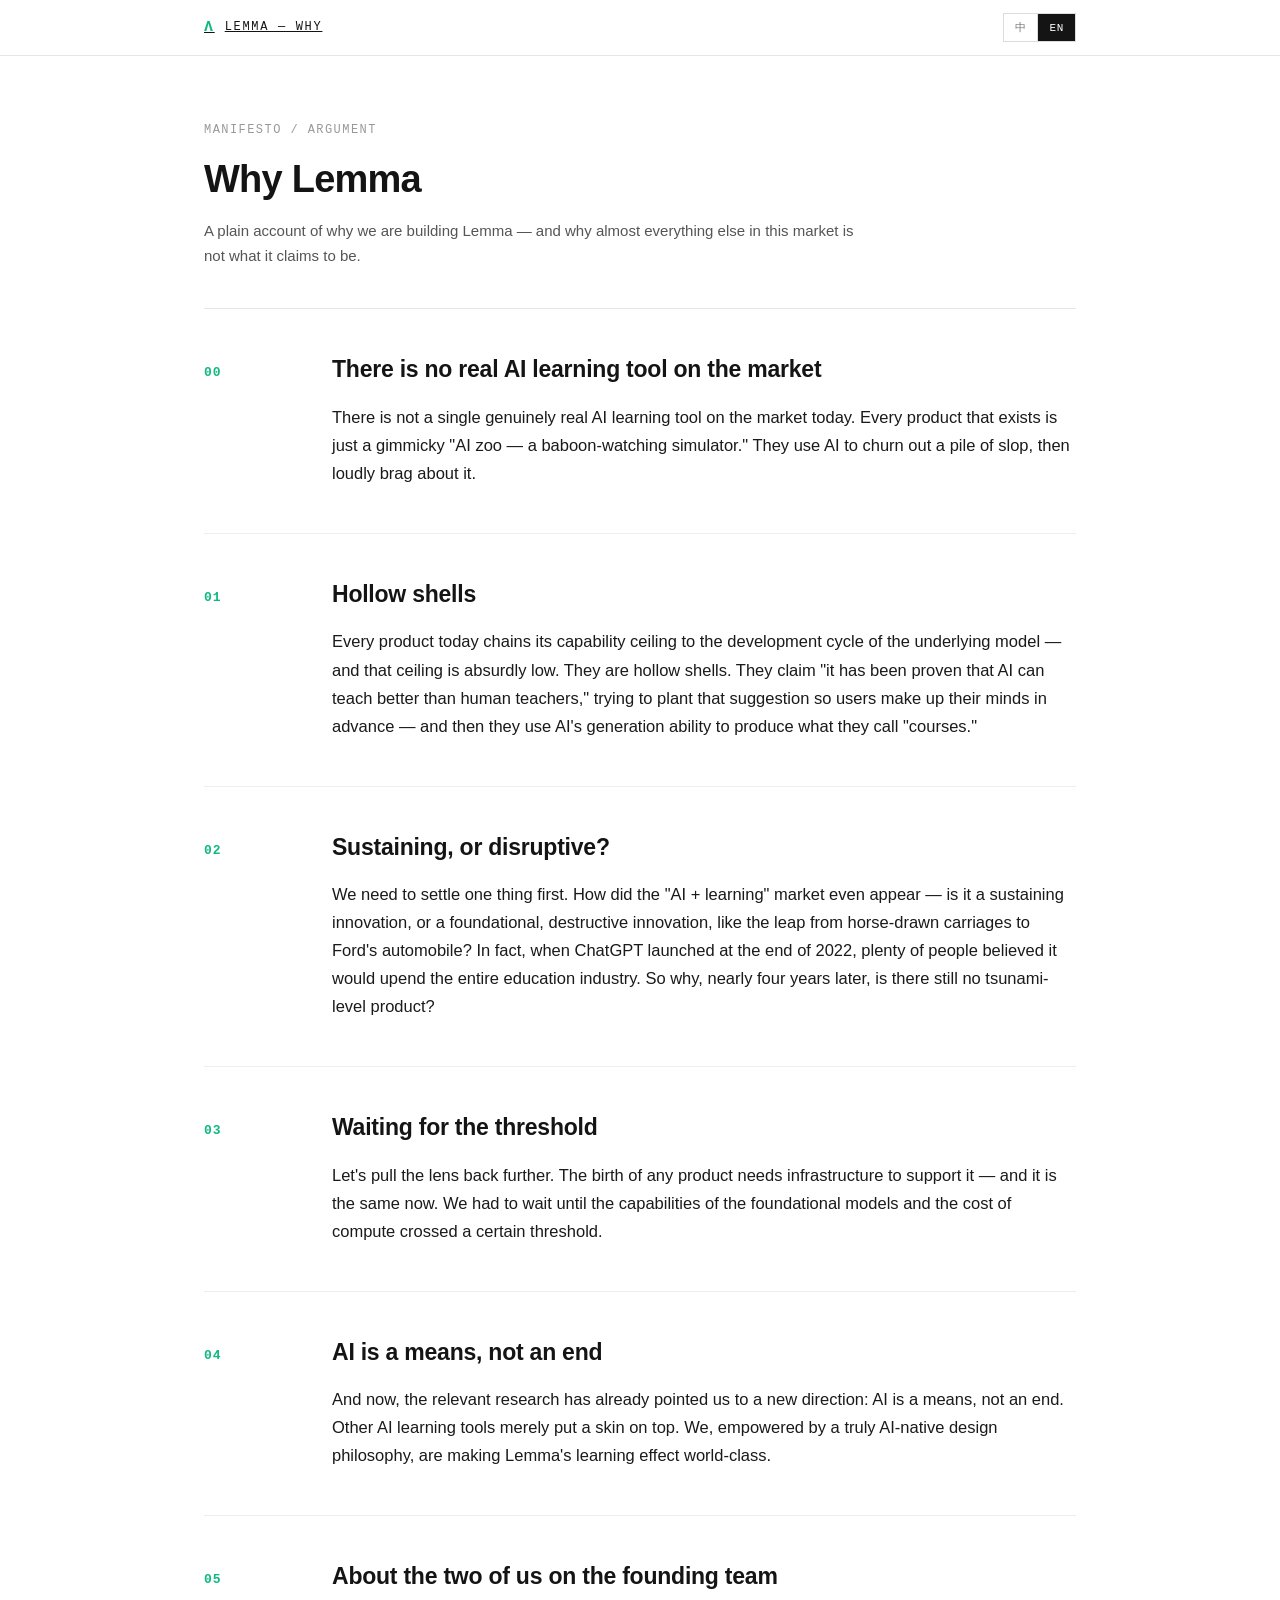
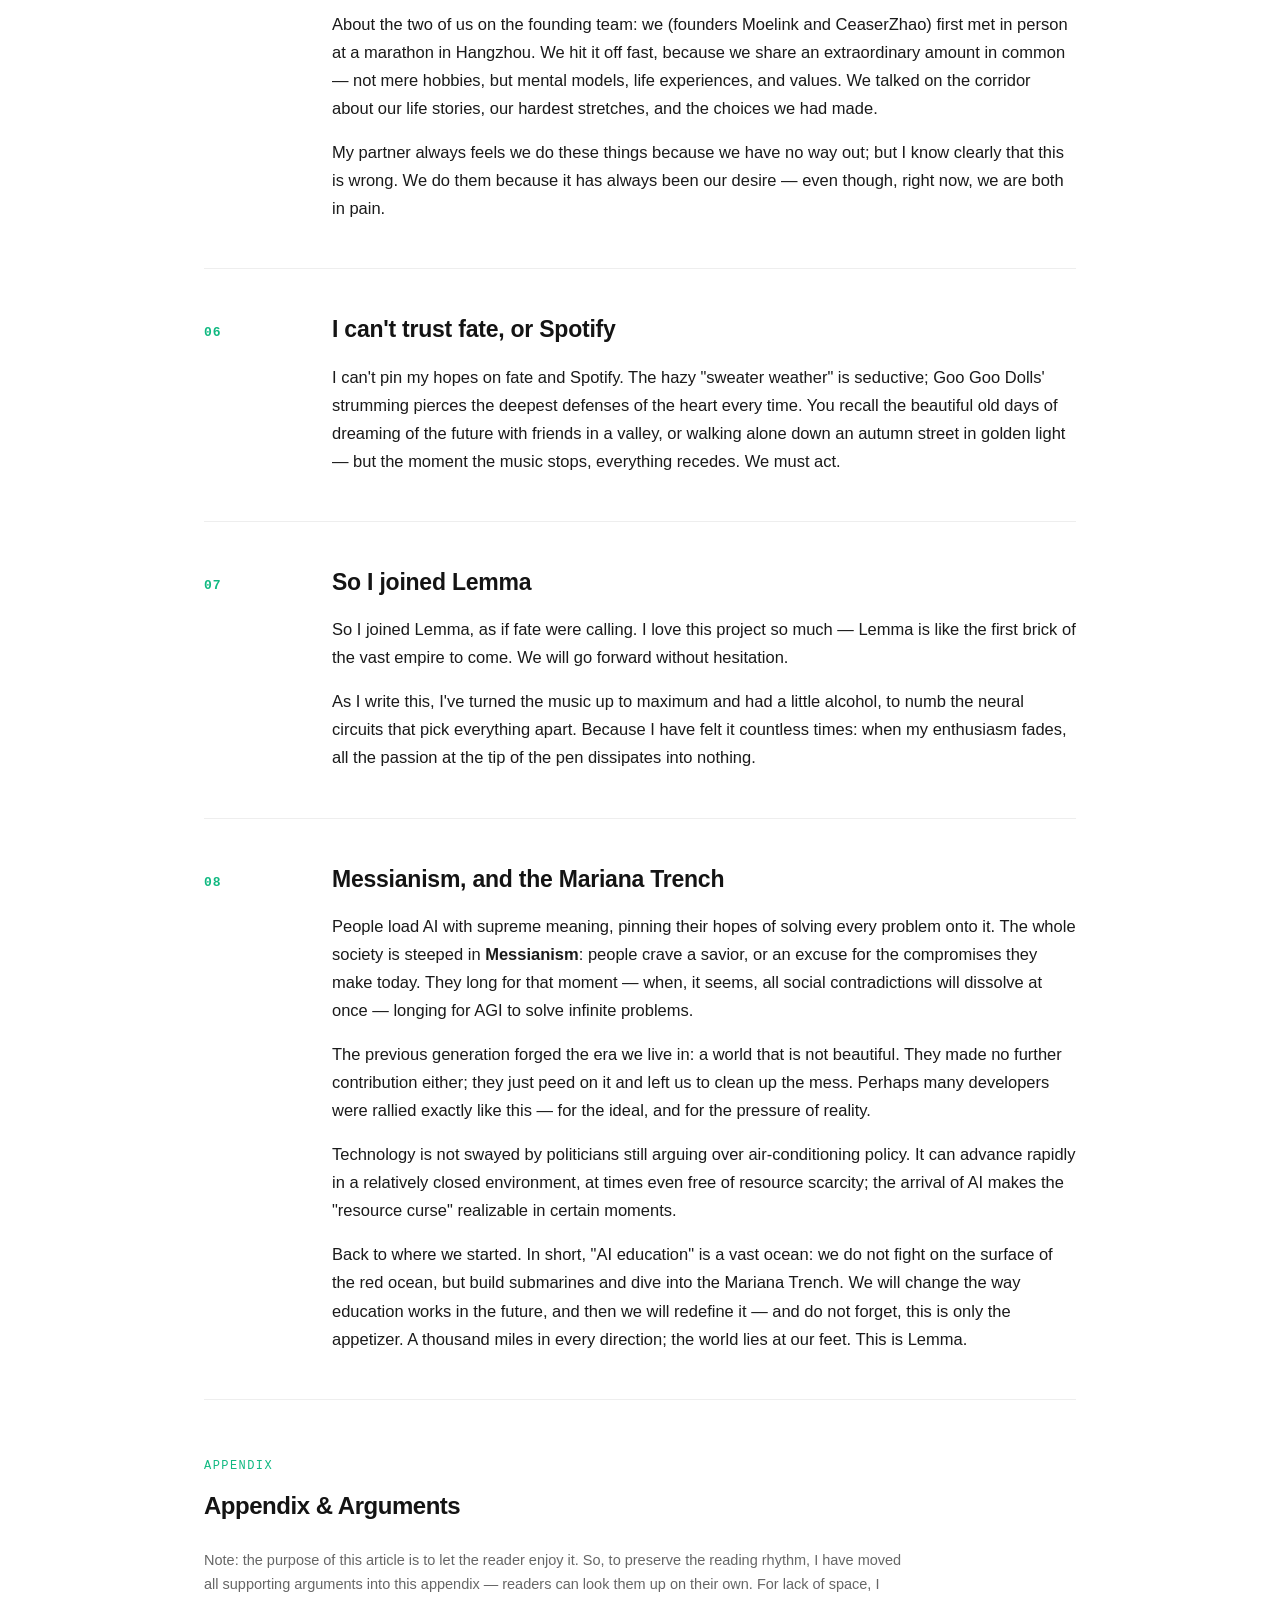
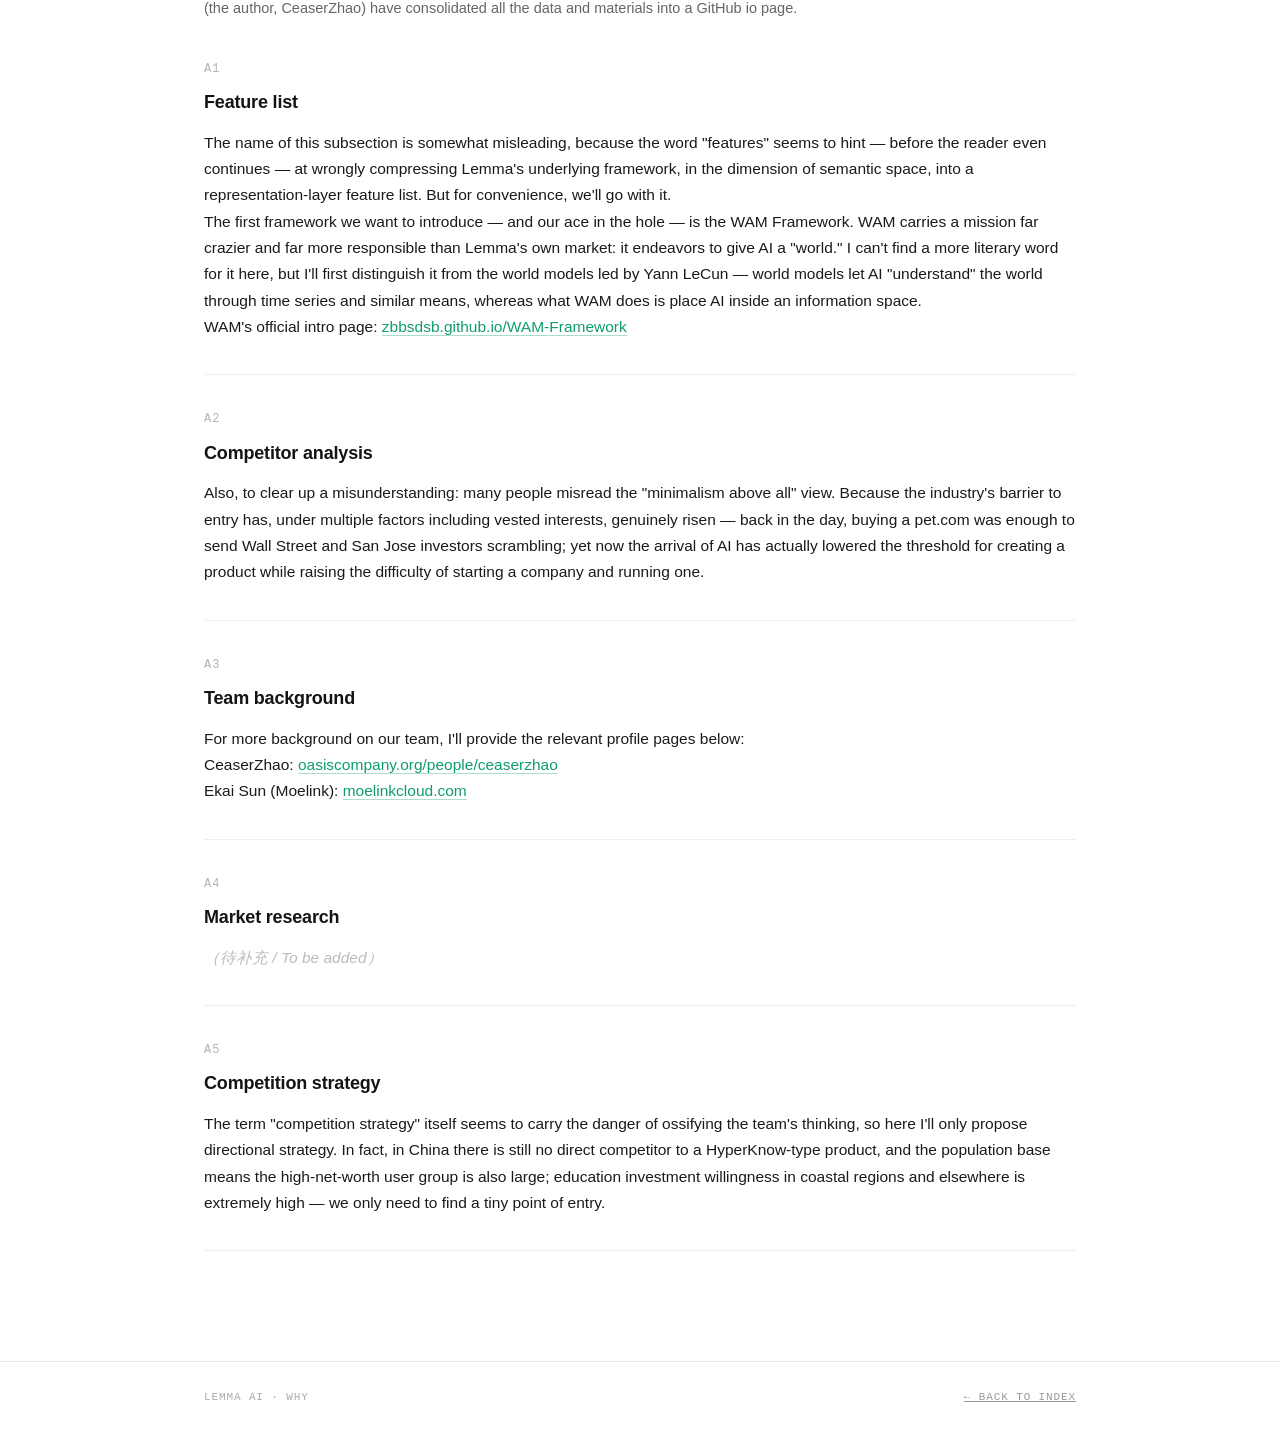
<file: whylemma/index.html>
<!DOCTYPE html>
<html lang="en">
<head>
  <meta charset="UTF-8">
  <meta name="viewport" content="width=device-width, initial-scale=1.0">
  <title>Why Lemma — Lemma AI</title>
  <meta name="description" content="A plain account of why we are building Lemma, and why almost everything else in the AI-learning market is not what it claims to be.">
  <style>
    /* ===== Reset ===== */
    *,*::before,*::after{margin:0;padding:0;box-sizing:border-box}
    html{-webkit-font-smoothing:antialiased;-moz-osx-font-smoothing:grayscale;scroll-behavior:smooth}
    body{
      font-family:-apple-system,BlinkMacSystemFont,"Segoe UI",Roboto,"Helvetica Neue",Arial,"PingFang SC","Microsoft YaHei",sans-serif;
      background:#ffffff;color:#141414;line-height:1.7;
    }
    a{color:inherit}
    ::selection{background:#10B981;color:#fff}

    /* ===== Lang Toggle ===== */
    body.lang-zh .en{display:none!important}
    body.lang-en .zh{display:none!important}

    /* ===== Header ===== */
    .wl-head{position:sticky;top:0;background:#fff;border-bottom:1px solid #e6e6e6;z-index:20}
    .wl-head-inner{max-width:920px;margin:0 auto;padding:13px 24px;display:flex;align-items:center;justify-content:space-between;gap:16px}
    .wl-brand{font-family:ui-monospace,SFMono-Regular,Menlo,Consolas,monospace;font-size:12px;letter-spacing:.14em;text-transform:uppercase;color:#141414;display:flex;align-items:center;gap:10px}
    .wl-brand .mk{color:#10B981;font-weight:700;font-size:15px}
    .wl-home{font-family:ui-monospace,monospace;font-size:11px;letter-spacing:.08em;color:#999;text-transform:uppercase}
    .wl-home:hover{color:#10B981}
    .lang-toggle{display:inline-flex;border:1px solid #dcdcdc;flex:none}
    .lang-btn{font-family:ui-monospace,monospace;font-size:11px;letter-spacing:.06em;padding:6px 11px;background:#fff;color:#777;border:0;cursor:pointer}
    .lang-btn.active{background:#141414;color:#fff}
    .lang-btn+.lang-btn{border-left:1px solid #dcdcdc}

    /* ===== Layout ===== */
    .wl-main{max-width:920px;margin:0 auto;padding:0 24px 110px}
    .wl-title{padding:64px 0 40px;border-bottom:1px solid #e6e6e6}
    .wl-title .sub{font-family:ui-monospace,monospace;font-size:12px;letter-spacing:.12em;color:#999;text-transform:uppercase;margin-bottom:18px}
    .wl-title h1{font-size:clamp(28px,5vw,38px);font-weight:800;letter-spacing:-.02em;line-height:1.12}
    .wl-title p{color:#555;font-size:15px;margin-top:18px;max-width:660px;line-height:1.65}

    .wl-sec{display:grid;grid-template-columns:92px 1fr;gap:36px;padding:46px 0;border-bottom:1px solid #eee}
    .wl-num{font-family:ui-monospace,monospace;font-size:13px;letter-spacing:.08em;color:#b3b3b3;padding-top:7px}
    .wl-num b{color:#10B981;font-weight:700}
    .wl-sec h2{font-size:23px;font-weight:700;letter-spacing:-.01em;margin-bottom:18px;line-height:1.28}
    .wl-sec p{font-size:16.5px;color:#1a1a1a;margin-bottom:16px}
    .wl-sec p:last-child{margin-bottom:0}
    .wl-sec strong{font-weight:700}

    a.wl-link{color:#0f9d6b;text-decoration:none;border-bottom:1px solid rgba(15,157,107,.35);white-space:nowrap}
    a.wl-link:hover{border-bottom-color:#0f9d6b}

    /* ===== Appendix ===== */
    .wl-appx-head{padding:56px 0 4px}
    .wl-appx-head .lbl{font-family:ui-monospace,monospace;font-size:12px;letter-spacing:.12em;text-transform:uppercase;color:#10B981}
    .wl-appx-head h2{font-size:24px;font-weight:800;letter-spacing:-.02em;margin-top:10px}
    .wl-appx-note{color:#666;font-size:14.5px;margin:18px 0 4px;max-width:700px;line-height:1.65}
    .wl-sub{padding:34px 0;border-bottom:1px solid #eee}
    .wl-sub .sn{font-family:ui-monospace,monospace;font-size:12px;letter-spacing:.08em;color:#b3b3b3}
    .wl-sub h3{font-size:18px;font-weight:700;margin:8px 0 12px;letter-spacing:-.01em}
    .wl-sub p{font-size:15.5px;color:#1a1a1a;line-height:1.7}
    .wl-sub .empty{color:#bbb;font-style:italic}

    /* ===== Footer ===== */
    .wl-foot{border-top:1px solid #e6e6e6}
    .wl-foot-inner{max-width:920px;margin:0 auto;padding:26px 24px;font-family:ui-monospace,monospace;font-size:11px;letter-spacing:.08em;color:#aaa;text-transform:uppercase;display:flex;justify-content:space-between;gap:16px;flex-wrap:wrap}

    @media(max-width:680px){
      .wl-sec{grid-template-columns:1fr;gap:10px;padding:34px 0}
      .wl-num{padding-top:0}
      .wl-title h1{font-size:27px}
      .wl-sec h2{font-size:20px}
      .wl-head-inner{padding:11px 16px}
      .wl-main{padding:0 16px 80px}
    }
  </style>
</head>
<body class="lang-en">

  <!-- Header -->
  <header class="wl-head">
    <div class="wl-head-inner">
      <a href="../" class="wl-brand"><span class="mk">&lambda;</span><span class="zh">LEMMA — 为何</span><span class="en">LEMMA — WHY</span></a>
      <div class="lang-toggle">
        <button class="lang-btn" data-lang="zh">中</button>
        <button class="lang-btn active" data-lang="en">EN</button>
      </div>
    </div>
  </header>

  <main class="wl-main">

    <!-- Title -->
    <div class="wl-title">
      <div class="sub"><span class="zh">宣言 / 论证</span><span class="en">MANIFESTO / ARGUMENT</span></div>
      <h1>
        <span class="zh">为什么是 Lemma</span>
        <span class="en">Why Lemma</span>
      </h1>
      <p>
        <span class="zh">一份关于我们为何构建 Lemma 的朴素陈述——以及为何这个市场里几乎所有其他东西，都不是它们宣称的样子。</span>
        <span class="en">A plain account of why we are building Lemma — and why almost everything else in this market is not what it claims to be.</span>
      </p>
    </div>

    <!-- 00 -->
    <section class="wl-sec">
      <div class="wl-num"><b>00</b></div>
      <div>
        <div class="zh">
          <h2>市面上没有一款真正的 AI 学习工具</h2>
          <p>市面上没有一款真正的 AI 学习工具，目前所有的工具都只是充满噱头的「AI 动物园狒狒观赏模拟器」，他们用 AI 生成一堆 slop，再大张旗鼓地吹嘘。</p>
        </div>
        <div class="en">
          <h2>There is no real AI learning tool on the market</h2>
          <p>There is not a single genuinely real AI learning tool on the market today. Every product that exists is just a gimmicky "AI zoo — a baboon-watching simulator." They use AI to churn out a pile of slop, then loudly brag about it.</p>
        </div>
      </div>
    </section>

    <!-- 01 -->
    <section class="wl-sec">
      <div class="wl-num"><b>01</b></div>
      <div>
        <div class="zh">
          <h2>空壳子</h2>
          <p>现在的所有产品都是将能力上限绑定到底层模型开发周期、且上限极低的空壳子。他们宣称「事实证明，AI 能比人类老师教得更好」，企图用这个暗示让用户进行先入为主的判断，然后利用 AI 的生成能力生成他们所谓的「课程」。</p>
        </div>
        <div class="en">
          <h2>Hollow shells</h2>
          <p>Every product today chains its capability ceiling to the development cycle of the underlying model — and that ceiling is absurdly low. They are hollow shells. They claim "it has been proven that AI can teach better than human teachers," trying to plant that suggestion so users make up their minds in advance — and then they use AI's generation ability to produce what they call "courses."</p>
        </div>
      </div>
    </section>

    <!-- 02 -->
    <section class="wl-sec">
      <div class="wl-num"><b>02</b></div>
      <div>
        <div class="zh">
          <h2>延续性创新，还是破坏性创新？</h2>
          <p>我们需要先搞明白一件事：「AI + 学习」这个市场是如何出现的？它是一个延续性创新，还是一个类似从马车到福特汽车的开创式和破坏性的创新？事实上，当 2022 年末 ChatGPT 问世时，当时就有人觉得这个东西会改变整个教育行业。那为什么过了将近四年，依然没有一个海啸式的产品呢？</p>
        </div>
        <div class="en">
          <h2>Sustaining, or disruptive?</h2>
          <p>We need to settle one thing first. How did the "AI + learning" market even appear — is it a sustaining innovation, or a foundational, destructive innovation, like the leap from horse-drawn carriages to Ford's automobile? In fact, when ChatGPT launched at the end of 2022, plenty of people believed it would upend the entire education industry. So why, nearly four years later, is there still no tsunami-level product?</p>
        </div>
      </div>
    </section>

    <!-- 03 -->
    <section class="wl-sec">
      <div class="wl-num"><b>03</b></div>
      <div>
        <div class="zh">
          <h2>等待阈值</h2>
          <p>我们再把视角拉回以前：一个产品的诞生需要基础设施的支撑，现在也是一样——我们需要等待基础模型的能力和算力的成本到达一定的阈值。</p>
        </div>
        <div class="en">
          <h2>Waiting for the threshold</h2>
          <p>Let's pull the lens back further. The birth of any product needs infrastructure to support it — and it is the same now. We had to wait until the capabilities of the foundational models and the cost of compute crossed a certain threshold.</p>
        </div>
      </div>
    </section>

    <!-- 04 -->
    <section class="wl-sec">
      <div class="wl-num"><b>04</b></div>
      <div>
        <div class="zh">
          <h2>AI 只是手段，不是目的</h2>
          <p>而现在，相关的研究已经为我们找到了新方向：AI 只是手段，不是目的。别的 AI 学习工具只是套了一层皮，而我们是要真正在 AI-native 设计哲学的赋能下，让 Lemma 的学习效果做到世界一流。</p>
        </div>
        <div class="en">
          <h2>AI is a means, not an end</h2>
          <p>And now, the relevant research has already pointed us to a new direction: AI is a means, not an end. Other AI learning tools merely put a skin on top. We, empowered by a truly AI-native design philosophy, are making Lemma's learning effect world-class.</p>
        </div>
      </div>
    </section>

    <!-- 05 -->
    <section class="wl-sec">
      <div class="wl-num"><b>05</b></div>
      <div>
        <div class="zh">
          <h2>关于创始团队的两个人</h2>
          <p>关于创始团队的两个人：我们（创始人 Moelink 和 CeaserZhao）在杭州的马拉松第一次线下见面。我们很快就熟了，因为我们有非常多的共同点——并非单纯的兴趣爱好，而是心智模型、个人经历以及价值观。我们在回廊上谈论我们的人生故事、我们最艰难的阶段，以及我们做过的选择。</p>
          <p>我的合伙人总是觉得，我们在做这些事是因为我们没有退路；但我很清楚这是错误的。我们之所以做这些，是因为这本就是我们一直的渴望，即使我们现在都痛苦不已。</p>
        </div>
        <div class="en">
          <h2>About the two of us on the founding team</h2>
          <p>About the two of us on the founding team: we (founders Moelink and CeaserZhao) first met in person at a marathon in Hangzhou. We hit it off fast, because we share an extraordinary amount in common — not mere hobbies, but mental models, life experiences, and values. We talked on the corridor about our life stories, our hardest stretches, and the choices we had made.</p>
          <p>My partner always feels we do these things because we have no way out; but I know clearly that this is wrong. We do them because it has always been our desire — even though, right now, we are both in pain.</p>
        </div>
      </div>
    </section>

    <!-- 06 -->
    <section class="wl-sec">
      <div class="wl-num"><b>06</b></div>
      <div>
        <div class="zh">
          <h2>我无法把希望寄托在命运和 Spotify 上</h2>
          <p>我无法把希望寄托在命运和 Spotify 上。朦胧的 sweater weather 让人沉沦，Goo Goo Dolls 的扫弦每次都会穿过心里最深的防线。你会想起和朋友在山谷中畅想未来的美好往事，或是会想起一个人走在金秋的街上——但每当音乐停止，一切都会倒退回去。我们必须行动。</p>
        </div>
        <div class="en">
          <h2>I can't trust fate, or Spotify</h2>
          <p>I can't pin my hopes on fate and Spotify. The hazy "sweater weather" is seductive; Goo Goo Dolls' strumming pierces the deepest defenses of the heart every time. You recall the beautiful old days of dreaming of the future with friends in a valley, or walking alone down an autumn street in golden light — but the moment the music stops, everything recedes. We must act.</p>
        </div>
      </div>
    </section>

    <!-- 07 -->
    <section class="wl-sec">
      <div class="wl-num"><b>07</b></div>
      <div>
        <div class="zh">
          <h2>于是我加入了 Lemma</h2>
          <p>于是我加入了 Lemma，仿佛是命运在召唤。这个项目我是如此喜欢——Lemma 就好像是日后庞大帝国的第一块砖。我们会义无反顾。</p>
          <p>当写这篇文章时，我把音乐声开到了最大，还喝了一点酒，以此来麻痹我挑刺的神经回路。因为我曾经无数次体会到：当我的热情消散时，笔尖所有的激情都会烟消云散。</p>
        </div>
        <div class="en">
          <h2>So I joined Lemma</h2>
          <p>So I joined Lemma, as if fate were calling. I love this project so much — Lemma is like the first brick of the vast empire to come. We will go forward without hesitation.</p>
          <p>As I write this, I've turned the music up to maximum and had a little alcohol, to numb the neural circuits that pick everything apart. Because I have felt it countless times: when my enthusiasm fades, all the passion at the tip of the pen dissipates into nothing.</p>
        </div>
      </div>
    </section>

    <!-- 08 -->
    <section class="wl-sec">
      <div class="wl-num"><b>08</b></div>
      <div>
        <div class="zh">
          <h2>弥赛亚主义，与马里亚纳海沟</h2>
          <p>人们赋予 AI 至高无上的意义，把各种问题解决的希望都寄托于其上。整个社会弥漫着<strong>弥赛亚主义</strong>：人们渴望一个救世主，或是为当下的妥协寻找借口。人们都渴望那个时刻——仿佛一切社会矛盾在那一刻都会烟消云散，渴望 AGI 会解决无限的问题。</p>
          <p>上一代人铸造了我们所处的时代，这是一个并不美好的世界；他们也没有继续做贡献，而是在上面撒尿，让我们来处理这个烂摊子。或许很多开发者就是被这么鼓动起来的——既是为了理想，也是为了现实压力。</p>
          <p>科技不会被那些还在为空调政策争吵的政客所影响。它可以在一个相对封闭的环境中快速推进，有时甚至不受资源太少的限制；AI 的到来，让「资源的诅咒」在某些时候真的可以实现。</p>
          <p>我们回到最开始的话题。总的来说，「AI 教育」是一片广袤的海洋：我们不在红海的海面上厮杀，而是制造潜水艇，潜入马里亚纳海沟。我们会改变未来的教育方式，接着我们会重新定义它——更别忘了，这只是开胃菜。纵横千里，世界就在脚下。这里是 Lemma。</p>
        </div>
        <div class="en">
          <h2>Messianism, and the Mariana Trench</h2>
          <p>People load AI with supreme meaning, pinning their hopes of solving every problem onto it. The whole society is steeped in <strong>Messianism</strong>: people crave a savior, or an excuse for the compromises they make today. They long for that moment — when, it seems, all social contradictions will dissolve at once — longing for AGI to solve infinite problems.</p>
          <p>The previous generation forged the era we live in: a world that is not beautiful. They made no further contribution either; they just peed on it and left us to clean up the mess. Perhaps many developers were rallied exactly like this — for the ideal, and for the pressure of reality.</p>
          <p>Technology is not swayed by politicians still arguing over air-conditioning policy. It can advance rapidly in a relatively closed environment, at times even free of resource scarcity; the arrival of AI makes the "resource curse" realizable in certain moments.</p>
          <p>Back to where we started. In short, "AI education" is a vast ocean: we do not fight on the surface of the red ocean, but build submarines and dive into the Mariana Trench. We will change the way education works in the future, and then we will redefine it — and do not forget, this is only the appetizer. A thousand miles in every direction; the world lies at our feet. This is Lemma.</p>
        </div>
      </div>
    </section>

    <!-- Appendix -->
    <div class="wl-appx">
      <div class="wl-appx-head">
        <div class="lbl"><span class="zh">附录</span><span class="en">APPENDIX</span></div>
        <h2>
          <span class="zh">附录与论证</span>
          <span class="en">Appendix &amp; Arguments</span>
        </h2>
      </div>

      <div class="wl-appx-note">
        <span class="zh">注：本文的目的是让读者「爽」，所以为了保证阅读节奏，我把所有相关论证都放在了附录里，读者可自行检索。因篇幅不够，我（作者 CeaserZhao）已将所有的数据和资料整合成了 GitHub io 页面。</span>
        <span class="en">Note: the purpose of this article is to let the reader enjoy it. So, to preserve the reading rhythm, I have moved all supporting arguments into this appendix — readers can look them up on their own. For lack of space, I (the author, CeaserZhao) have consolidated all the data and materials into a GitHub io page.</span>
      </div>

      <!-- A1 -->
      <div class="wl-sub">
        <div class="sn"><span class="zh">附录 1</span><span class="en">A1</span></div>
        <div>
          <div class="zh">
            <h3>功能列表</h3>
            <p>这个子栏目的名称有一定误导性，因为「功能」这个词似乎会在读者继续阅读之前，就错误地暗示读者在语义空间的维度上，把 Lemma 的底层框架压缩成表征层的功能体现。但为了方便，我们也就继续吧。</p>
            <p>我们要介绍的首个框架，也是我们的王牌——WAM Framework。WAM 承载着一个远比 Lemma 的市场更为疯狂、也更有责任的使命：它致力于赋予 AI 一个「世界」。我在这里无法找出一个更富有文采的词汇，但我首先想区分它与以杨立坤（Yann LeCun）为首的世界模型之间的本质不同——世界模型是通过时间序列等方式让 AI「理解」这个世界，而 WAM 所做的，是将 AI 置于一个信息空间里。</p>
            <p>WAM 的官方介绍页面：<a class="wl-link" href="https://zbbsdsb.github.io/WAM-Framework/" target="_blank" rel="noopener">zbbsdsb.github.io/WAM-Framework</a></p>
          </div>
          <div class="en">
            <h3>Feature list</h3>
            <p>The name of this subsection is somewhat misleading, because the word "features" seems to hint — before the reader even continues — at wrongly compressing Lemma's underlying framework, in the dimension of semantic space, into a representation-layer feature list. But for convenience, we'll go with it.</p>
            <p>The first framework we want to introduce — and our ace in the hole — is the WAM Framework. WAM carries a mission far crazier and far more responsible than Lemma's own market: it endeavors to give AI a "world." I can't find a more literary word for it here, but I'll first distinguish it from the world models led by Yann LeCun — world models let AI "understand" the world through time series and similar means, whereas what WAM does is place AI inside an information space.</p>
            <p>WAM's official intro page: <a class="wl-link" href="https://zbbsdsb.github.io/WAM-Framework/" target="_blank" rel="noopener">zbbsdsb.github.io/WAM-Framework</a></p>
          </div>
        </div>
      </div>

      <!-- A2 -->
      <div class="wl-sub">
        <div class="sn"><span class="zh">附录 2</span><span class="en">A2</span></div>
        <div>
          <div class="zh">
            <h3>竞品分析</h3>
            <p>还有一点需要澄清一个误解：许多人都误解了「极简至上」的观点。因为现在的行业门槛，在既得利益者等多重因素下，实实在在提高了——以前只要买一个 pet.com，就能让华尔街和圣何塞的投资人闻风而动；而现在 AI 的出现，反而降低了创造出产品的门槛，却提高了创业和公司的难度。</p>
          </div>
          <div class="en">
            <h3>Competitor analysis</h3>
            <p>Also, to clear up a misunderstanding: many people misread the "minimalism above all" view. Because the industry's barrier to entry has, under multiple factors including vested interests, genuinely risen — back in the day, buying a pet.com was enough to send Wall Street and San Jose investors scrambling; yet now the arrival of AI has actually lowered the threshold for creating a product while raising the difficulty of starting a company and running one.</p>
          </div>
        </div>
      </div>

      <!-- A3 -->
      <div class="wl-sub">
        <div class="sn"><span class="zh">附录 3</span><span class="en">A3</span></div>
        <div>
          <div class="zh">
            <h3>团队资料</h3>
            <p>关于我们团队的更多资料，我会在下面提供相关的背景资料网页：</p>
            <p>CeaserZhao：<a class="wl-link" href="https://oasiscompany.org/people/ceaserzhao" target="_blank" rel="noopener">oasiscompany.org/people/ceaserzhao</a></p>
            <p>Ekai Sun（Moelink）：<a class="wl-link" href="https://moelinkcloud.com/" target="_blank" rel="noopener">moelinkcloud.com</a></p>
          </div>
          <div class="en">
            <h3>Team background</h3>
            <p>For more background on our team, I'll provide the relevant profile pages below:</p>
            <p>CeaserZhao: <a class="wl-link" href="https://oasiscompany.org/people/ceaserzhao" target="_blank" rel="noopener">oasiscompany.org/people/ceaserzhao</a></p>
            <p>Ekai Sun (Moelink): <a class="wl-link" href="https://moelinkcloud.com/" target="_blank" rel="noopener">moelinkcloud.com</a></p>
          </div>
        </div>
      </div>

      <!-- A4 -->
      <div class="wl-sub">
        <div class="sn"><span class="zh">附录 4</span><span class="en">A4</span></div>
        <div>
          <div class="zh">
            <h3>市场调研</h3>
            <p class="empty">（待补充 / To be added）</p>
          </div>
          <div class="en">
            <h3>Market research</h3>
            <p class="empty">（待补充 / To be added）</p>
          </div>
        </div>
      </div>

      <!-- A5 -->
      <div class="wl-sub">
        <div class="sn"><span class="zh">附录 5</span><span class="en">A5</span></div>
        <div>
          <div class="zh">
            <h3>竞争策略</h3>
            <p>「竞争策略」这个词本身似乎就有固化团队思维的危害，所以在这里我只提出方向性的策略。事实上，在中国还没有 HyperKnow 类产品的直接竞品，且人口基数导致高净值用户群体也相当庞大；沿海等地的教育投资意愿极高——我们只需要找到一个微小的切入口。</p>
          </div>
          <div class="en">
            <h3>Competition strategy</h3>
            <p>The term "competition strategy" itself seems to carry the danger of ossifying the team's thinking, so here I'll only propose directional strategy. In fact, in China there is still no direct competitor to a HyperKnow-type product, and the population base means the high-net-worth user group is also large; education investment willingness in coastal regions and elsewhere is extremely high — we only need to find a tiny point of entry.</p>
          </div>
        </div>
      </div>
    </div>
  </main>

  <footer class="wl-foot">
    <div class="wl-foot-inner">
      <span><span class="zh">LEMMA AI · 为何</span><span class="en">LEMMA AI · WHY</span></span>
      <a href="../" class="wl-home"><span class="zh">← 返回首页</span><span class="en">← BACK TO INDEX</span></a>
    </div>
  </footer>

  <script>
    document.querySelectorAll('.lang-btn').forEach(btn => {
      btn.addEventListener('click', () => {
        const lang = btn.dataset.lang;
        document.body.className = 'lang-' + lang;
        document.documentElement.lang = lang === 'zh' ? 'zh' : 'en';
        document.querySelectorAll('.lang-btn').forEach(b => b.classList.remove('active'));
        btn.classList.add('active');
      });
    });
  </script>
</body>
</html>
</file>
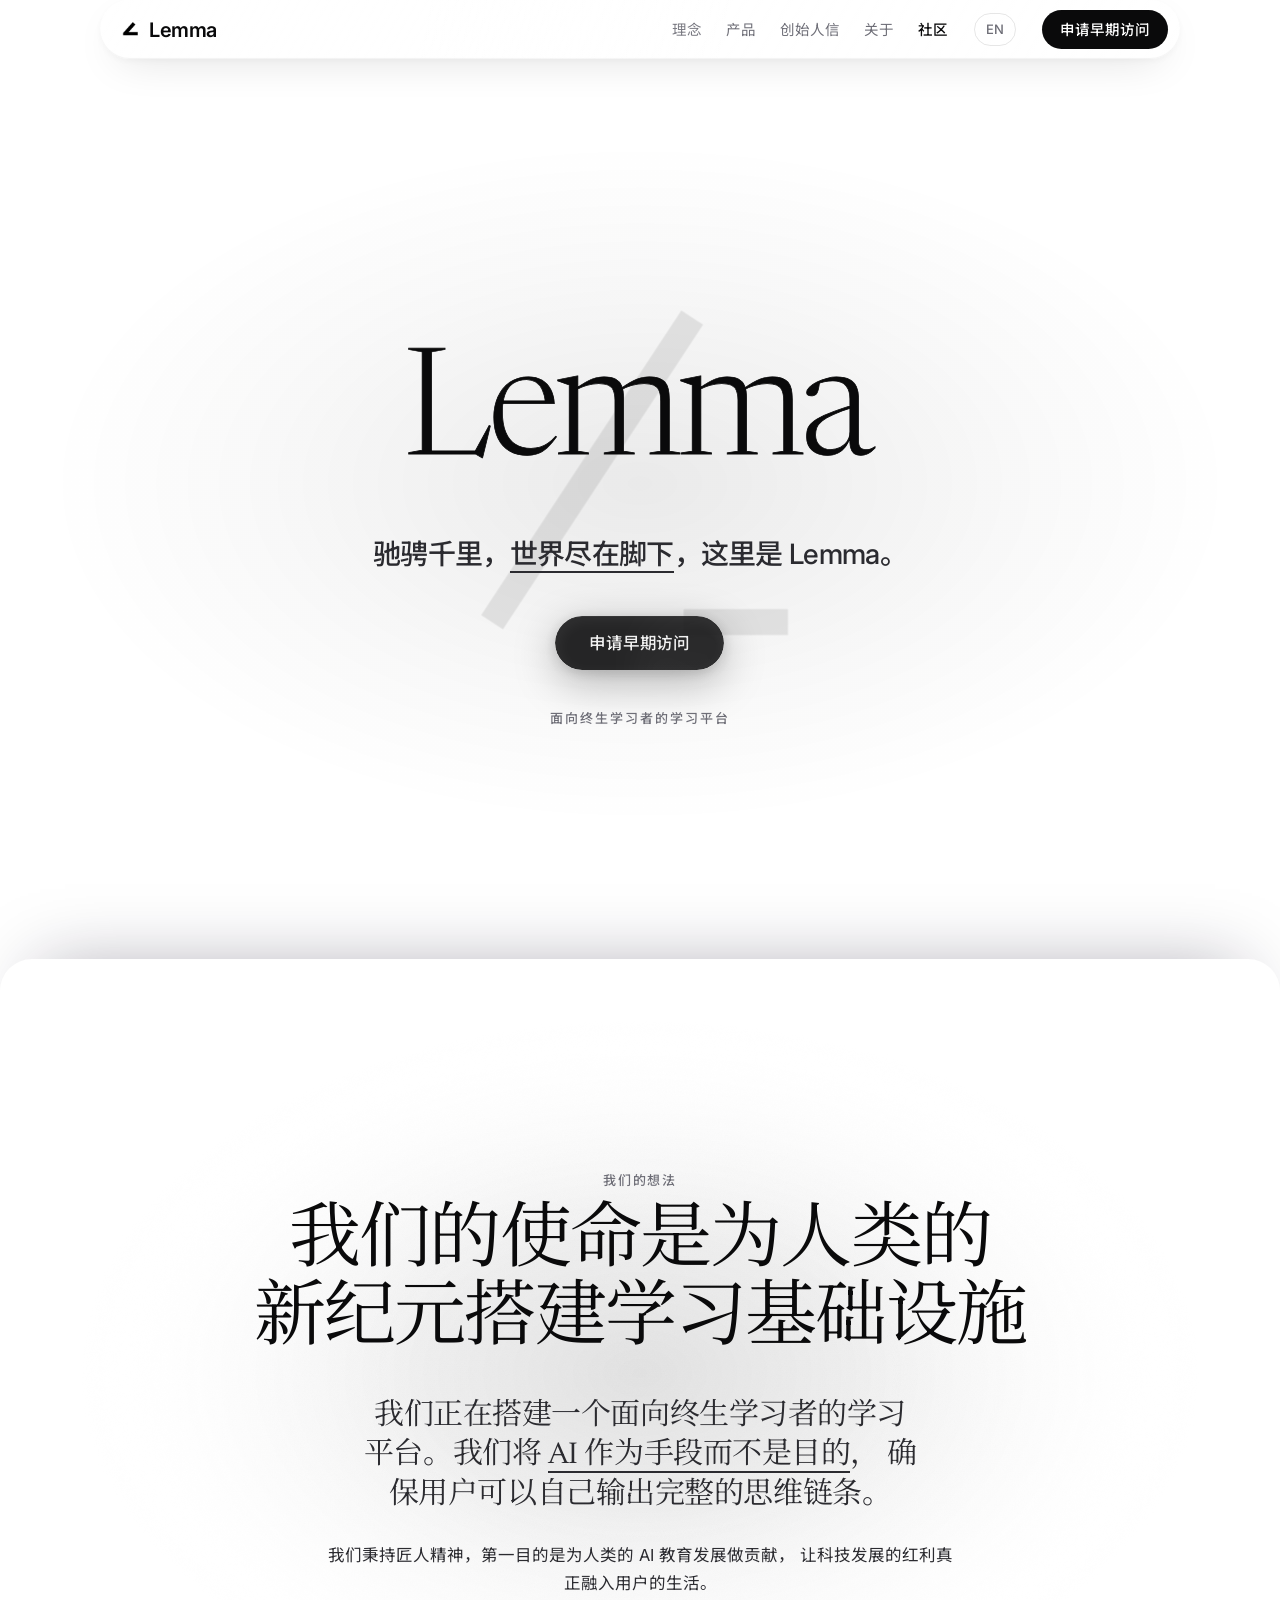
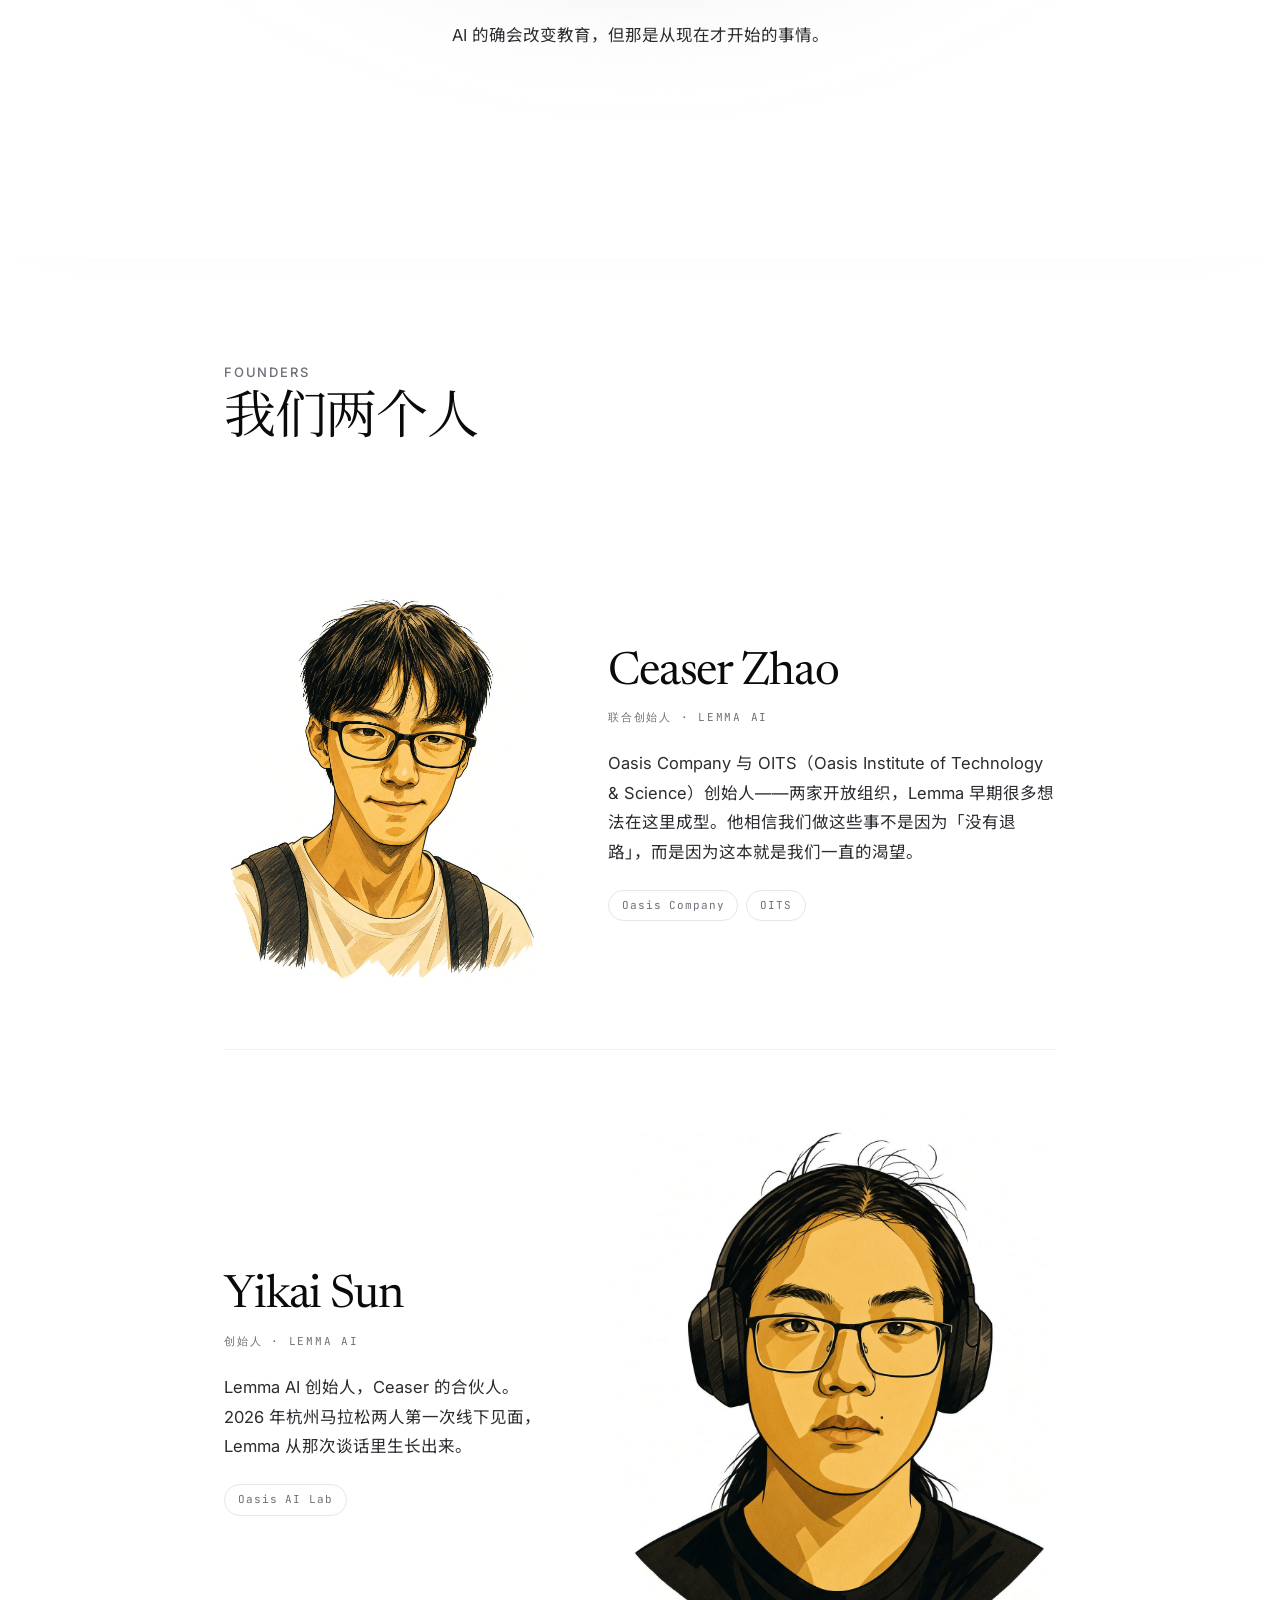
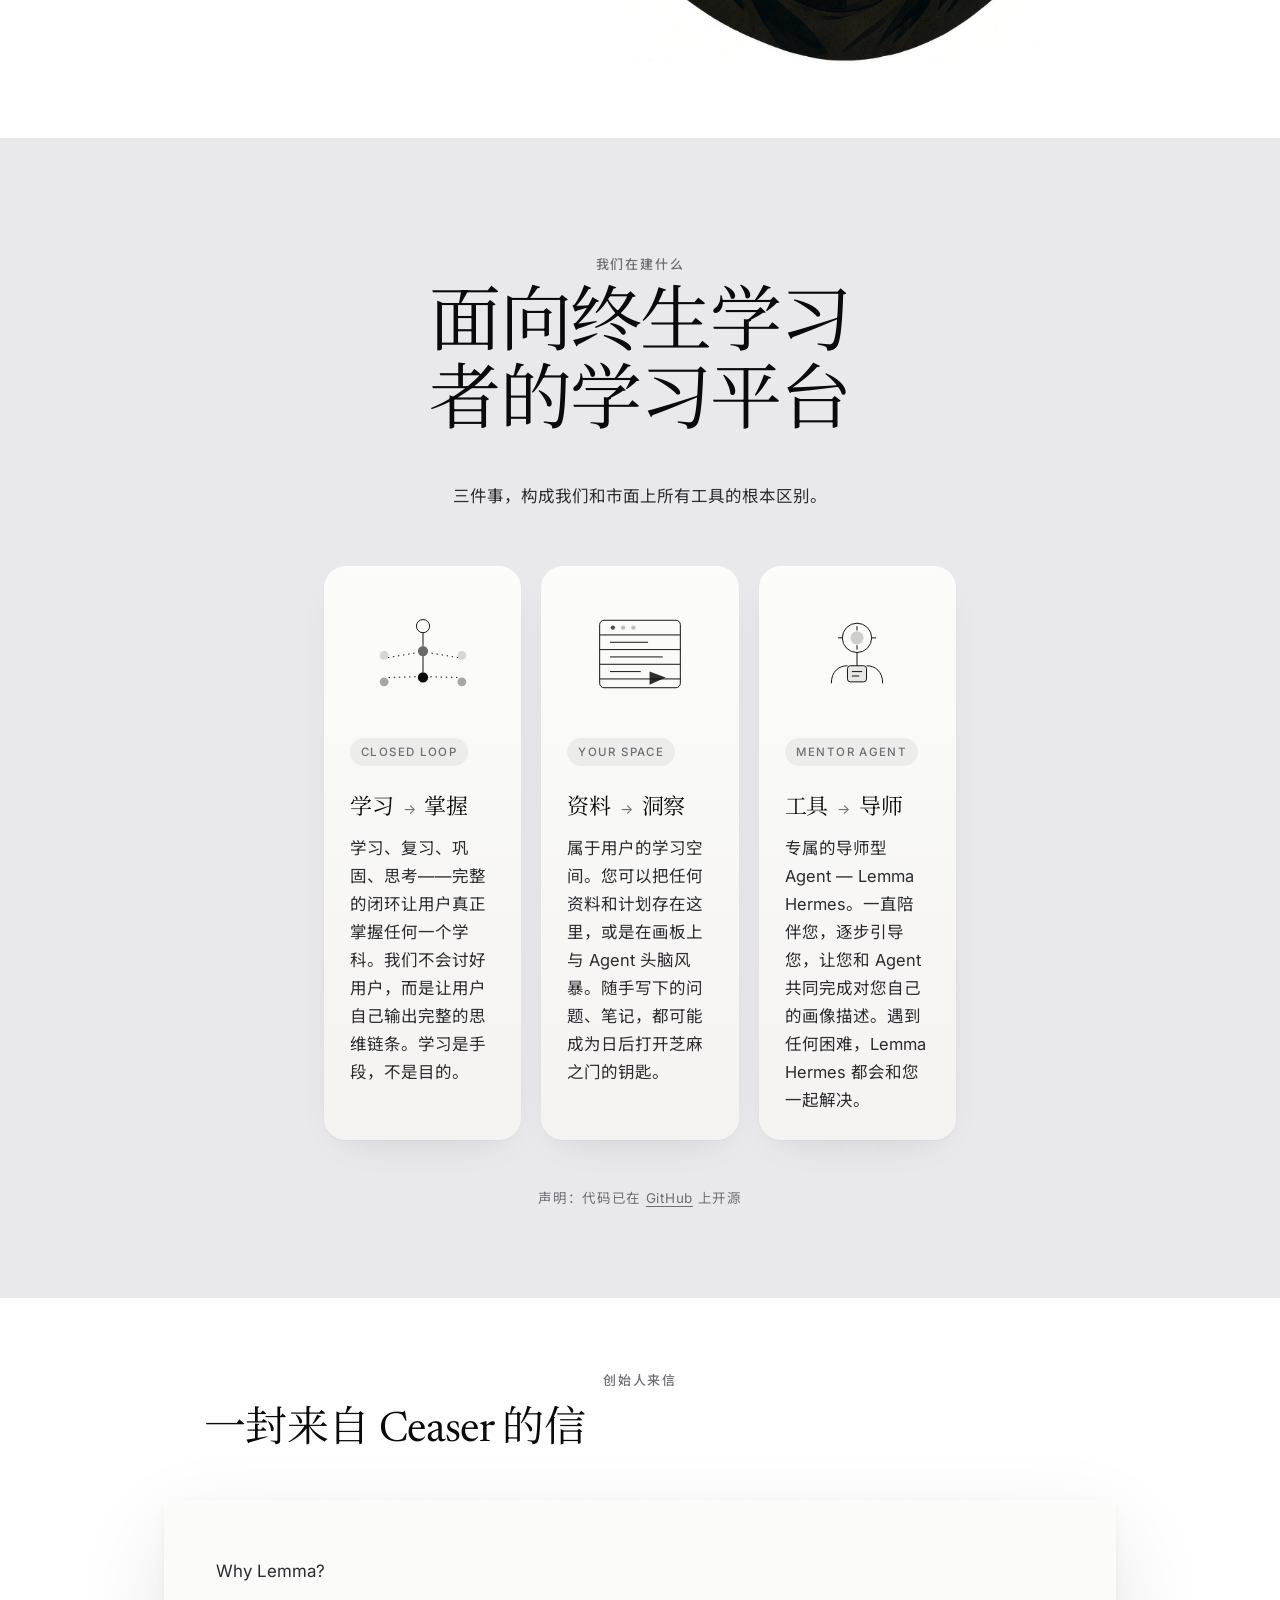
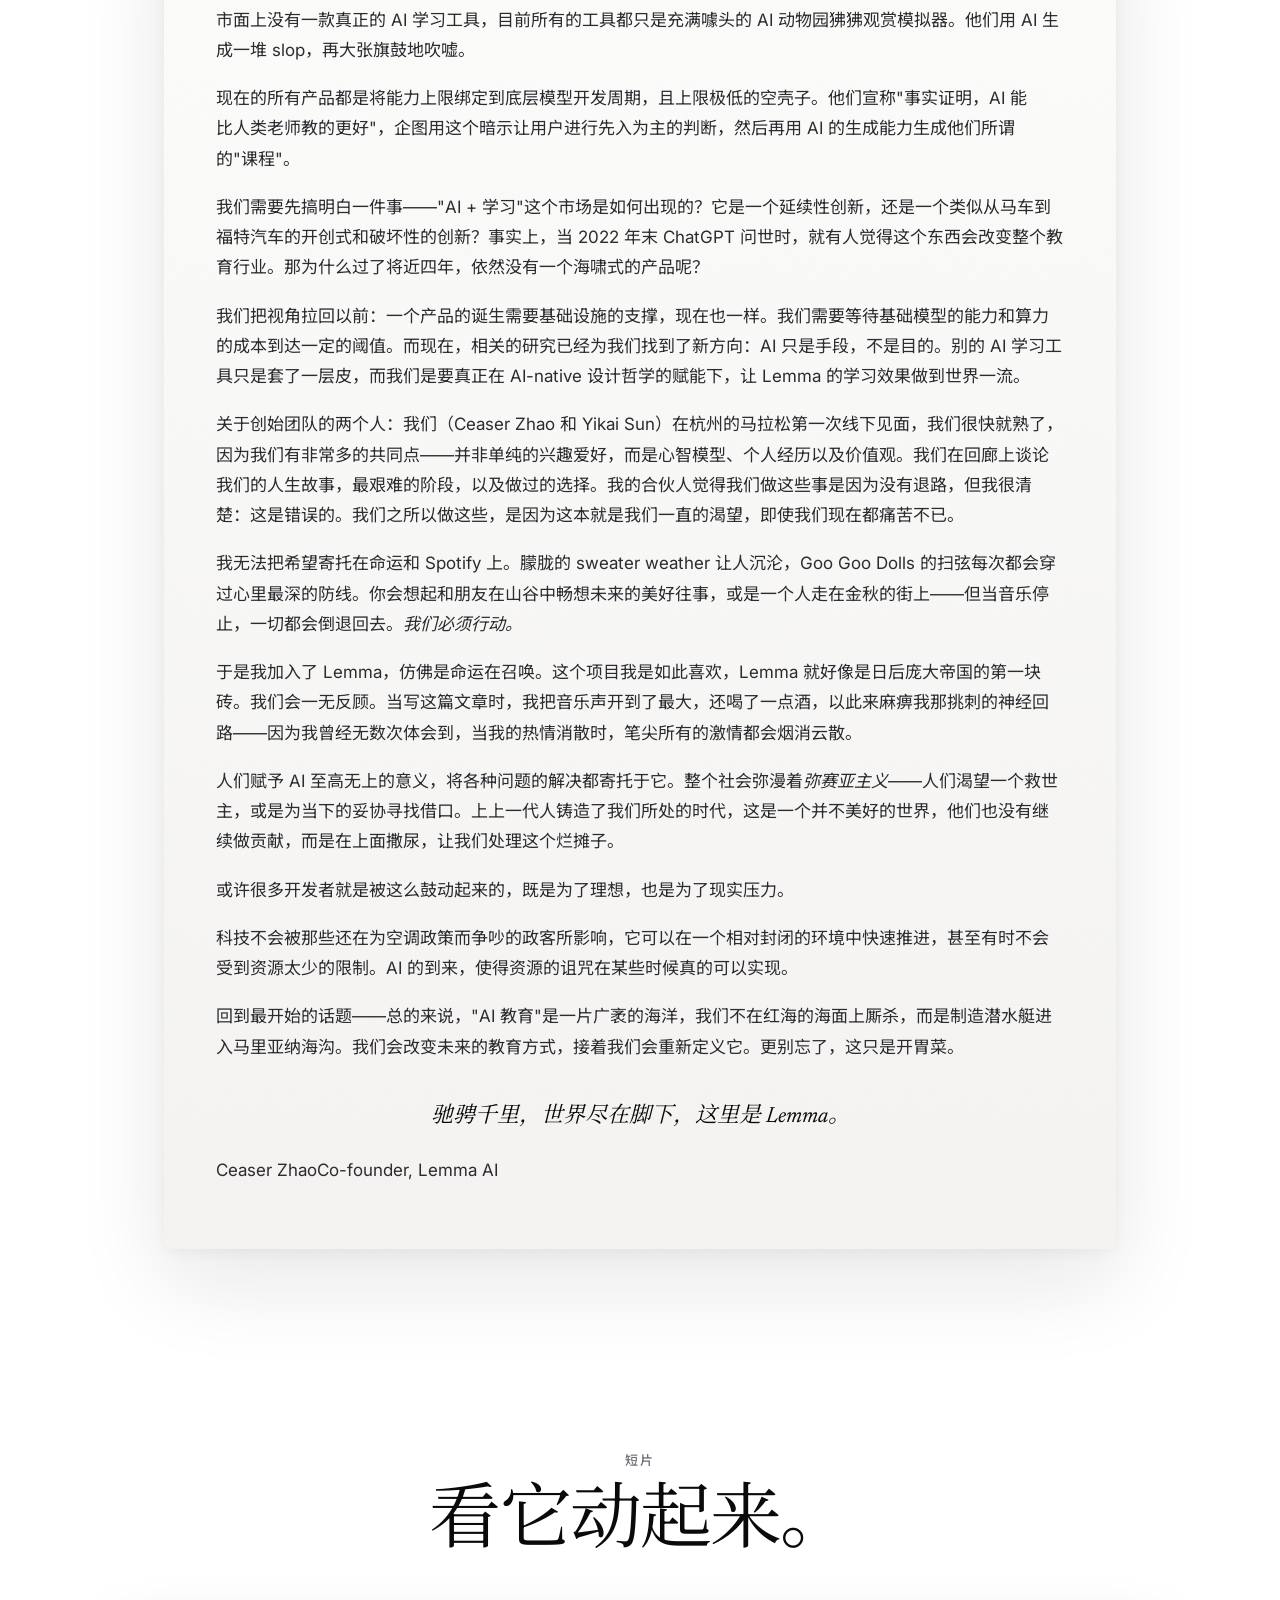
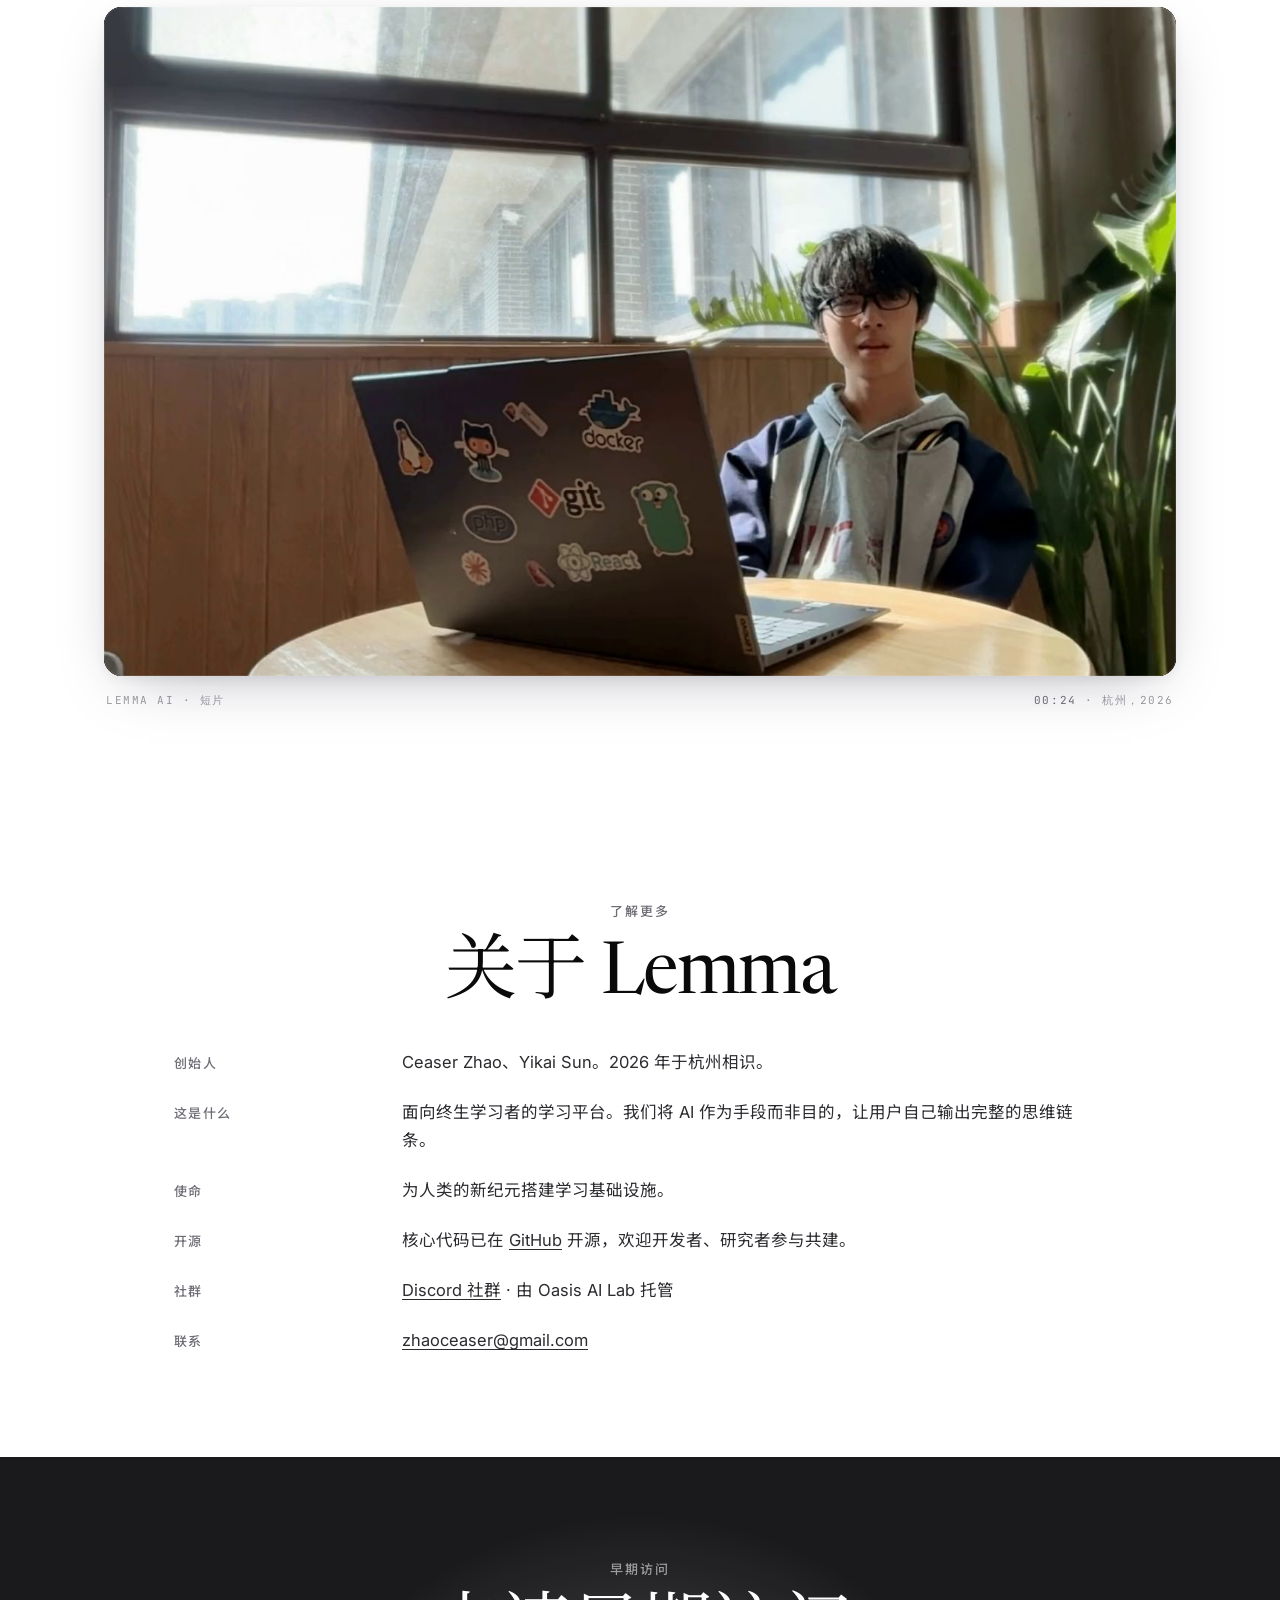
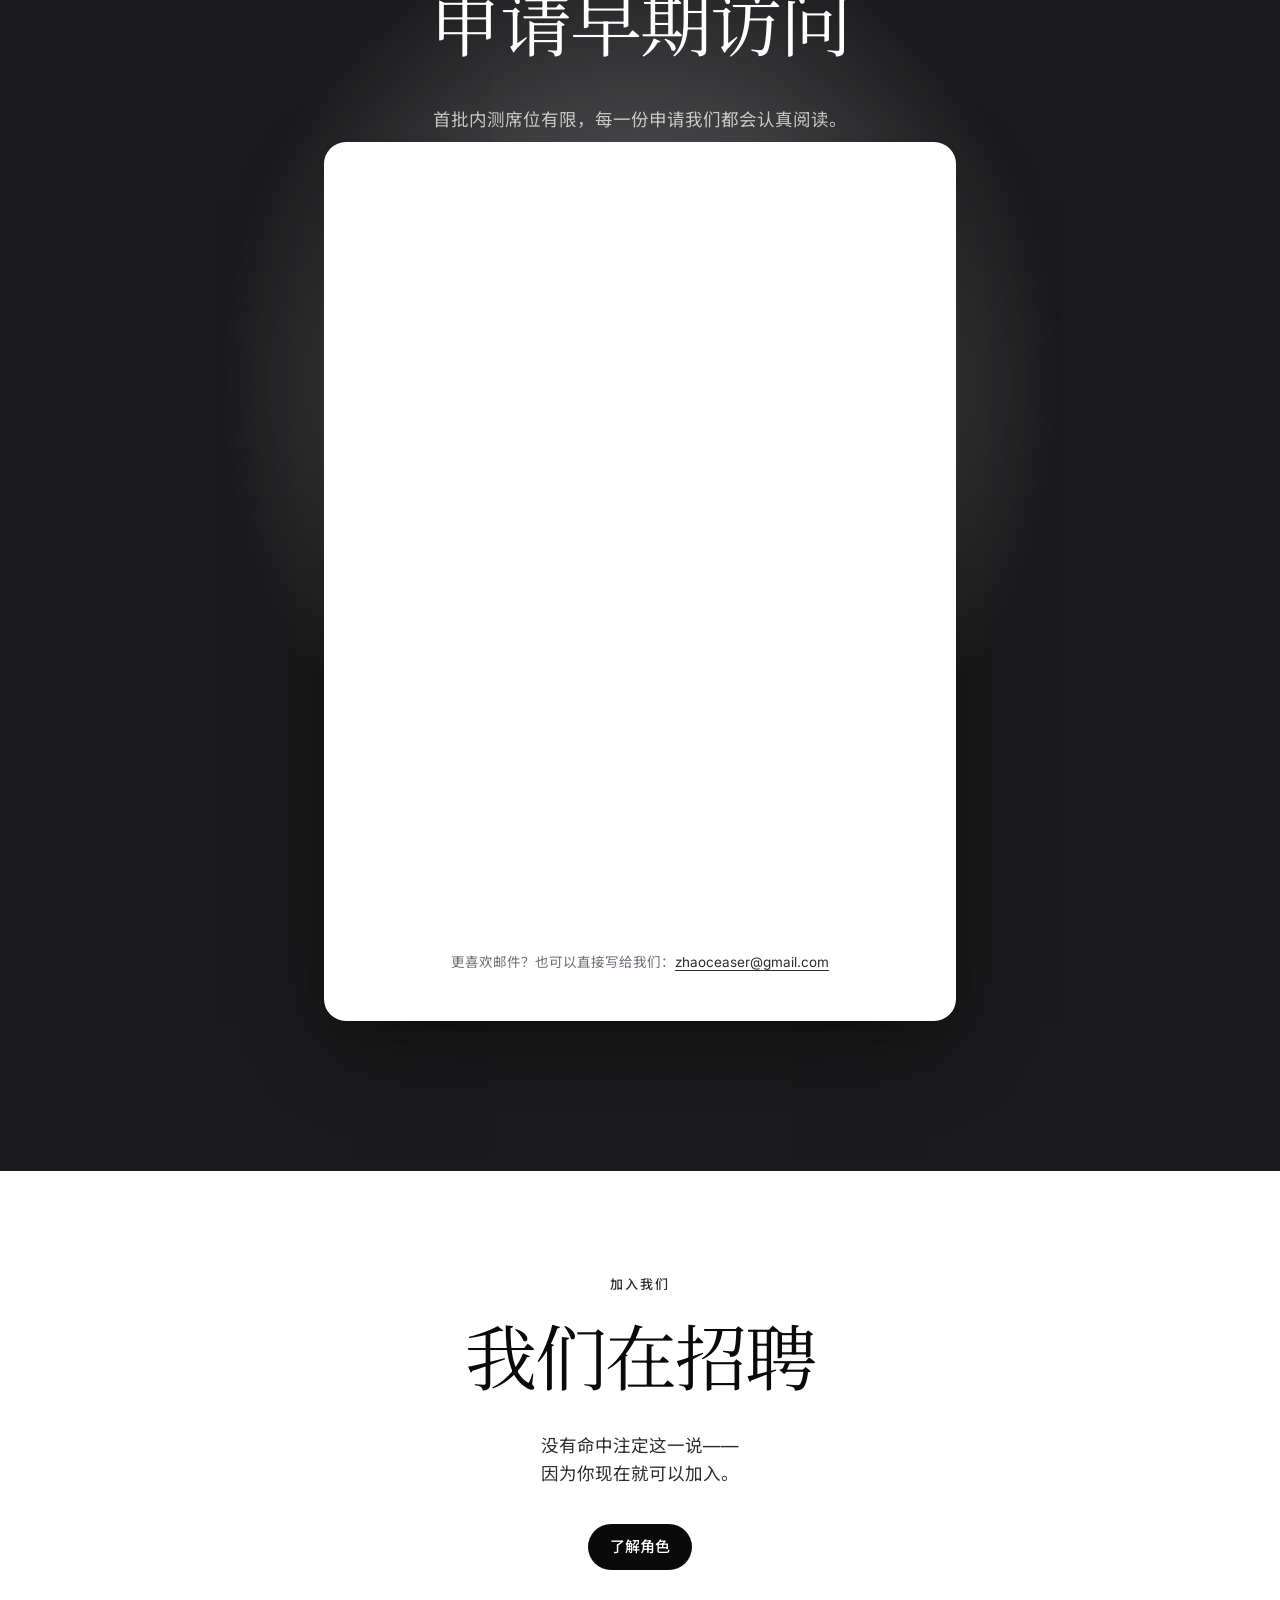
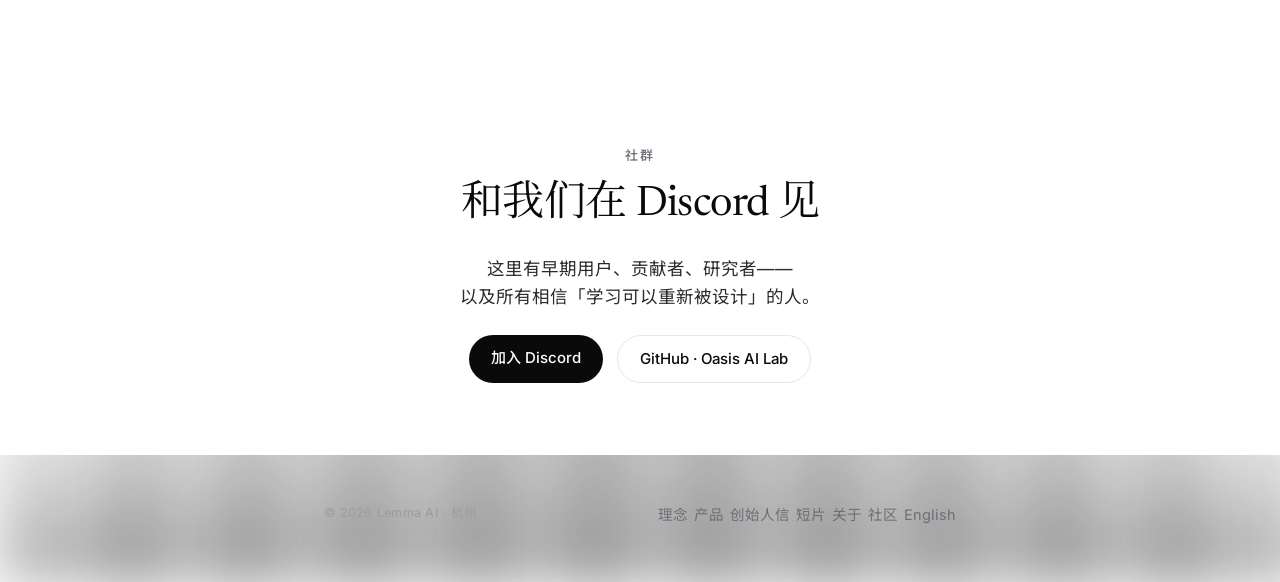
<file: zh/index.html>
<!DOCTYPE html>
<html lang="zh-CN">
<head>
<meta charset="UTF-8">
<meta name="viewport" content="width=device-width, initial-scale=1.0">
<title>Lemma AI — 面向终生学习者的学习平台</title>
<meta name="description" content="Lemma AI 是一个面向终生学习者的学习平台。我们把 AI 当作手段而非目的，确保用户自己输出完整的思维链条。">
<meta name="theme-color" content="#FFFFFF">
<meta property="og:title" content="Lemma AI — 面向终生学习者的学习平台">
<meta property="og:description" content="驰骋千里，世界尽在脚下，这里是 Lemma">
<meta property="og:image" content="/assets/logos/lemma-mark.png">
<link rel="canonical" href="https://lemma-ai-projects.github.io/zh/">
<link rel="alternate" hreflang="en" href="https://lemma-ai-projects.github.io/">
<link rel="alternate" hreflang="zh-CN" href="https://lemma-ai-projects.github.io/zh/">
<link rel="alternate" hreflang="x-default" href="https://lemma-ai-projects.github.io/">
<link rel="icon" type="image/png" href="../assets/logos/lemma-mark.png">
<link rel="preconnect" href="https://fonts.googleapis.com">
<link rel="preconnect" href="https://fonts.gstatic.com" crossorigin>
<link href="https://fonts.googleapis.com/css2?family=Newsreader:ital,opsz,wght@0,6..72,300;0,6..72,400;0,6..72,500;1,6..72,400&family=Inter:wght@400;500;600&family=JetBrains+Mono:wght@400;500&family=Noto+Sans+SC:wght@400;500&family=Noto+Serif+SC:wght@400;500&display=swap" rel="stylesheet">
<link rel="stylesheet" href="../assets/css/lemma-web.css">
<script type="application/ld+json">
{"@context":"https://schema.org","@type":"Organization","name":"Lemma AI","url":"https://lemma-ai-projects.github.io/","logo":"https://lemma-ai-projects.github.io/assets/logos/lemma-mark.png","description":"面向终生学习者的学习平台","foundingDate":"2026","founders":[{"@type":"Person","name":"Ceaser Zhao"},{"@type":"Person","name":"Yikai Sun"}],"address":{"@type":"PostalAddress","addressLocality":"杭州","addressCountry":"CN"},"sameAs":["https://discord.gg/dCyxYCPng","https://github.com/Lemma-AI-Projects/lemma-ai","https://github.com/Oasis-AI-Lab"]}
</script>
</head>
<body>

<a class="skip" href="#idea">跳到正文</a>

<header class="nav">
  <div class="nav__in">
    <a class="brand" href="#top">
      <img class="brand__mark" src="../assets/logos/lemma-mark.png" alt="Lemma" width="18" height="18">
      Lemma
    </a>
    <nav class="nav__links" aria-label="主导航">
      <a href="#idea">理念</a>
      <a href="#building">产品</a>
      <a href="#letter">创始人信</a>
      <a href="#facts">关于</a>
      <a href="#community">社区</a>
<a class="lang" href="../" hreflang="en">EN</a>
      <a class="nav__cta" href="#waitlist">申请早期访问</a>
    </nav>
  </div>
</header>

<main id="main">

  <div class="stage">

    <section class="hero" id="top">
      <svg class="hero__mark" viewBox="0 0 100 100" fill="none" stroke="currentColor" stroke-width="6" stroke-linecap="butt" aria-hidden="true">
        <path d="M 16 84 L 62 14"/>
        <path d="M 60 84 L 84 84"/>
      </svg>
      <div class="wrap">
        <h1 class="wordmark rise" style="animation-delay:.06s">Lemma</h1>
        <p class="oneliner rise" style="animation-delay:.14s">
          驰骋千里，<span class="mark">世界尽在脚下</span>，这里是 Lemma。
        </p>
        <div class="rise magnetic" style="animation-delay:.28s">
          <a class="glassbtn glassbtn--lift" href="#waitlist">
            <span class="glassbtn__title">申请早期访问</span>
            <span class="glassbtn__circle" aria-hidden="true"></span>
          </a>
        </div>
        <p class="hero__attr rise" style="animation-delay:.38s">面向终生学习者的学习平台</p>
      </div>
    </section>

    <section class="sr mission isle grain" id="idea">
      <div class="wrap">
        <p class="k">我们的想法</p>
        <h2>我们的使命是为人类的新纪元搭建学习基础设施</h2>
        <p class="statement" style="font-family:var(--serif);font-size:clamp(22px,3vw,30px);line-height:1.32;max-width:760px;font-weight:400;letter-spacing:-.015em">
          我们正在搭建一个面向终生学习者的学习平台。我们将 <span class="mark">AI 作为手段而不是目的</span>，
          确保用户可以自己输出完整的思维链条。
        </p>
        <p style="max-width:640px;margin:24px auto 0;color:var(--text);font-size:var(--fs-text);line-height:1.7">
          我们秉持匠人精神，第一目的是为人类的 AI 教育发展做贡献，
          让科技发展的红利真正融入用户的生活。
        </p>
        <p style="max-width:640px;margin:24px auto 0;color:var(--text);font-size:var(--fs-text);line-height:1.7">
          AI 的确会改变教育，但那是从现在才开始的事情。
        </p>
      </div>
    </section>

  </div>

    <section class="sr founders" id="founders">
    <div class="founders__head">
      <p class="k">Founders</p>
      <h2>我们两个人</h2>
    </div>
    <div class="founders__list">

      <div class="fpair">
        <figure class="fpair__photo">
          <img src="../assets/founders/founder-ceaser.jpg" alt="Ceaser Zhao，Lemma AI 联合创始人" loading="lazy" decoding="async" width="720" height="960">
        </figure>
        <div class="fpair__bio">
          <p class="name">Ceaser Zhao</p>
          <p class="role">联合创始人 · Lemma AI</p>
          <p class="text">Oasis Company 与 OITS（Oasis Institute of Technology &amp; Science）创始人——两家开放组织，Lemma 早期很多想法在这里成型。他相信我们做这些事不是因为「没有退路」，而是因为这本就是我们一直的渴望。</p>
          <div class="links">
            <a href="https://github.com/Oasis-Company" target="_blank" rel="noopener">Oasis Company</a>
            <a href="https://github.com/Oasis-Institute-of-Technology-Science" target="_blank" rel="noopener">OITS</a>
          </div>
        </div>
      </div>

      <div class="fpair fpair--flip">
        <div class="fpair__bio">
          <p class="name">Yikai Sun</p>
          <p class="role">创始人 · Lemma AI</p>
          <p class="text">Lemma AI 创始人，Ceaser 的合伙人。2026 年杭州马拉松两人第一次线下见面，Lemma 从那次谈话里生长出来。</p>
          <div class="links">
            <a href="https://github.com/Oasis-AI-Lab" target="_blank" rel="noopener">Oasis AI Lab</a>
          </div>
        </div>
        <figure class="fpair__photo">
          <img src="../assets/founders/founder-yikai.jpg" alt="Yikai Sun，Lemma AI 创始人" loading="lazy" decoding="async" width="720" height="960">
        </figure>
      </div>

    </div>
  </section>

  <section class="sr building" id="building" style="background:var(--surface-2)">
    <div class="wrap">
      <p class="k" style="text-align:center">我们在建什么</p>
      <h2 style="text-align:center">面向终生学习者的学习平台</h2>
      <p class="intro">
        三件事，构成我们和市面上所有工具的根本区别。
      </p>

      <div class="trio">
        <div class="paper tcard">
          <div class="feature-icon">
            <svg viewBox="0 0 150 120" fill="none" stroke="#0A0A0B" stroke-width="1.3" aria-hidden="true">
              <circle cx="75" cy="22" r="9"/>
              <circle cx="22" cy="62" r="6" fill="#0A0A0B" fill-opacity=".15" stroke="none"/>
              <circle cx="128" cy="62" r="6" fill="#0A0A0B" fill-opacity=".15" stroke="none"/>
              <circle cx="22" cy="98" r="6" fill="#0A0A0B" fill-opacity=".35" stroke="none"/>
              <circle cx="128" cy="98" r="6" fill="#0A0A0B" fill-opacity=".35" stroke="none"/>
              <circle cx="75" cy="56" r="7" fill="#0A0A0B" fill-opacity=".6" stroke="none"/>
              <circle cx="75" cy="92" r="7" fill="#0A0A0B" stroke="none"/>
              <path d="M75 31 L 75 49"/>
              <path d="M75 63 L 75 85"/>
              <path d="M27 65 L 68 58" stroke-dasharray="2 5"/>
              <path d="M123 65 L 82 58" stroke-dasharray="2 5"/>
              <path d="M28 92 L 68 91" stroke-dasharray="2 5"/>
              <path d="M122 92 L 82 91" stroke-dasharray="2 5"/>
            </svg>
          </div>
          <span class="tag">Closed Loop</span>
          <div class="tflip"><span>学习</span><span class="tarrow">→</span><span>掌握</span></div>
          <p>学习、复习、巩固、思考——完整的闭环让用户真正掌握任何一个学科。我们不会讨好用户，而是让用户自己输出完整的思维链条。学习是手段，不是目的。</p>
        </div>

        <div class="paper tcard">
          <div class="feature-icon">
            <svg viewBox="0 0 150 120" fill="none" stroke="#0A0A0B" stroke-width="1.3" aria-hidden="true">
              <rect x="20" y="14" width="110" height="92" rx="6"/>
              <line x1="20" y1="34" x2="130" y2="34"/>
              <line x1="20" y1="54" x2="130" y2="54"/>
              <line x1="20" y1="74" x2="130" y2="74"/>
              <line x1="20" y1="94" x2="130" y2="94"/>
              <circle cx="38" cy="24" r="3" fill="#0A0A0B" fill-opacity=".7" stroke="none"/>
              <circle cx="52" cy="24" r="3" fill="#0A0A0B" fill-opacity=".25" stroke="none"/>
              <circle cx="66" cy="24" r="3" fill="#0A0A0B" fill-opacity=".25" stroke="none"/>
              <line x1="34" y1="44" x2="86" y2="44"/>
              <line x1="34" y1="64" x2="106" y2="64"/>
              <line x1="34" y1="84" x2="76" y2="84"/>
              <path d="M88 102 L 110 92 L 88 84" fill="#0A0A0B" fill-opacity=".85" stroke="none"/>
            </svg>
          </div>
          <span class="tag">Your Space</span>
          <div class="tflip"><span>资料</span><span class="tarrow">→</span><span>洞察</span></div>
          <p>属于用户的学习空间。您可以把任何资料和计划存在这里，或是在画板上与 Agent 头脑风暴。随手写下的问题、笔记，都可能成为日后打开芝麻之门的钥匙。</p>
        </div>

        <div class="paper tcard">
          <div class="feature-icon">
            <svg viewBox="0 0 150 120" fill="none" stroke="#0A0A0B" stroke-width="1.3" aria-hidden="true">
              <circle cx="75" cy="38" r="20"/>
              <path d="M75 28 v-6 M75 48 v6 M55 38 h-6 M95 38 h6"/>
              <circle cx="75" cy="38" r="9" fill="#0A0A0B" fill-opacity=".18" stroke="none"/>
              <path d="M75 58 v18"/>
              <rect x="62" y="76" width="26" height="22" rx="4" fill="#0A0A0B" fill-opacity=".08"/>
              <line x1="68" y1="84" x2="82" y2="84"/>
              <line x1="68" y1="90" x2="78" y2="90"/>
              <path d="M40 100 C 40 84, 50 76, 62 76"/>
              <path d="M110 100 C 110 84, 100 76, 88 76" />
            </svg>
          </div>
          <span class="tag">Mentor Agent</span>
          <div class="tflip"><span>工具</span><span class="tarrow">→</span><span>导师</span></div>
          <p>专属的导师型 Agent — Lemma Hermes。一直陪伴您，逐步引导您，让您和 Agent 共同完成对您自己的画像描述。遇到任何困难，Lemma Hermes 都会和您一起解决。</p>
        </div>
      </div>

      <p style="text-align:center;margin:48px auto 0;font-size:13.5px;color:var(--mut);letter-spacing:.05em">
        声明：代码已在 <a href="https://github.com/Lemma-AI-Projects/lemma-ai/tree/main" target="_blank" rel="noopener" style="text-decoration:underline;text-underline-offset:3px">GitHub</a> 上开源
      </p>
    </div>
  </section>

  <section class="sr" id="letter" style="padding:var(--pad-compact) 0">
    <div class="wrap" style="max-width:920px">
      <p class="k" style="text-align:center">创始人来信</p>
      <h2>一封来自 Ceaser 的信</h2>
      <div class="sheet">
        <p class="lede">Why Lemma?</p>

        <p>市面上没有一款真正的 AI 学习工具，目前所有的工具都只是充满噱头的 AI 动物园狒狒观赏模拟器。他们用 AI 生成一堆 slop，再大张旗鼓地吹嘘。</p>

        <p>现在的所有产品都是将能力上限绑定到底层模型开发周期，且上限极低的空壳子。他们宣称"事实证明，AI 能比人类老师教的更好"，企图用这个暗示让用户进行先入为主的判断，然后再用 AI 的生成能力生成他们所谓的"课程"。</p>

        <p>我们需要先搞明白一件事——"AI + 学习"这个市场是如何出现的？它是一个延续性创新，还是一个类似从马车到福特汽车的开创式和破坏性的创新？事实上，当 2022 年末 ChatGPT 问世时，就有人觉得这个东西会改变整个教育行业。那为什么过了将近四年，依然没有一个海啸式的产品呢？</p>

        <p>我们把视角拉回以前：一个产品的诞生需要基础设施的支撑，现在也一样。我们需要等待基础模型的能力和算力的成本到达一定的阈值。而现在，相关的研究已经为我们找到了新方向：AI 只是手段，不是目的。别的 AI 学习工具只是套了一层皮，而我们是要真正在 AI-native 设计哲学的赋能下，让 Lemma 的学习效果做到世界一流。</p>

        <p>关于创始团队的两个人：我们（Ceaser Zhao 和 Yikai Sun）在杭州的马拉松第一次线下见面，我们很快就熟了，因为我们有非常多的共同点——并非单纯的兴趣爱好，而是心智模型、个人经历以及价值观。我们在回廊上谈论我们的人生故事，最艰难的阶段，以及做过的选择。我的合伙人觉得我们做这些事是因为没有退路，但我很清楚：这是错误的。我们之所以做这些，是因为这本就是我们一直的渴望，即使我们现在都痛苦不已。</p>

        <p>我无法把希望寄托在命运和 Spotify 上。朦胧的 sweater weather 让人沉沦，Goo Goo Dolls 的扫弦每次都会穿过心里最深的防线。你会想起和朋友在山谷中畅想未来的美好往事，或是一个人走在金秋的街上——但当音乐停止，一切都会倒退回去。<em>我们必须行动。</em></p>

        <p>于是我加入了 Lemma，仿佛是命运在召唤。这个项目我是如此喜欢，Lemma 就好像是日后庞大帝国的第一块砖。我们会一无反顾。当写这篇文章时，我把音乐声开到了最大，还喝了一点酒，以此来麻痹我那挑刺的神经回路——因为我曾经无数次体会到，当我的热情消散时，笔尖所有的激情都会烟消云散。</p>

        <p>人们赋予 AI 至高无上的意义，将各种问题的解决都寄托于它。整个社会弥漫着<em>弥赛亚主义</em>——人们渴望一个救世主，或是为当下的妥协寻找借口。上上一代人铸造了我们所处的时代，这是一个并不美好的世界，他们也没有继续做贡献，而是在上面撒尿，让我们处理这个烂摊子。</p>

        <p>或许很多开发者就是被这么鼓动起来的，既是为了理想，也是为了现实压力。</p>

        <p>科技不会被那些还在为空调政策而争吵的政客所影响，它可以在一个相对封闭的环境中快速推进，甚至有时不会受到资源太少的限制。AI 的到来，使得资源的诅咒在某些时候真的可以实现。</p>

        <p>回到最开始的话题——总的来说，"AI 教育"是一片广袤的海洋，我们不在红海的海面上厮杀，而是制造潜水艇进入马里亚纳海沟。我们会改变未来的教育方式，接着我们会重新定义它。更别忘了，这只是开胃菜。</p>

        <p style="margin-top:36px;font-family:var(--serif);font-size:22px;font-style:italic;color:var(--ink);text-align:center">驰骋千里，世界尽在脚下，这里是 Lemma。</p>

        <p class="sig">Ceaser Zhao<span>Co-founder, Lemma AI</span></p>
      </div>
    </div>
  </section>

  <section class="sr film" id="film">
    <div class="wrap wrap--wide">
      <div class="film__head">
        <p class="k">短片</p>
        <h2>看它动起来。</h2>
      </div>
      <div class="film__frame" data-film>
        <video class="film__video" poster="../assets/video/lemma-film-poster.jpg" data-src="../assets/video/lemma-film.mp4"
               muted loop playsinline preload="none" aria-label="Lemma AI 短片。24 秒，默认静音。"></video>
        <button class="film__sound" type="button" data-film-sound aria-pressed="false" data-label-off="声音关" data-label-on="声音开">
          <svg class="ico-on" viewBox="0 0 24 24" fill="none" stroke="currentColor" stroke-width="1.6" stroke-linecap="round" stroke-linejoin="round" aria-hidden="true">
            <path d="M11 5 6.5 9H3v6h3.5L11 19V5Z"/><path d="M16 9.5 21 15"/><path d="M21 9.5 16 15"/>
          </svg>
          <svg class="ico-off" viewBox="0 0 24 24" fill="none" stroke="currentColor" stroke-width="1.6" stroke-linecap="round" stroke-linejoin="round" aria-hidden="true">
            <path d="M11 5 6.5 9H3v6h3.5L11 19V5Z"/><path d="M15.5 9a4 4 0 0 1 0 6"/><path d="M18.5 6.5a7.5 7.5 0 0 1 0 11"/>
          </svg>
          <span data-film-label>声音关</span>
        </button>
        <button class="film__play" type="button" data-film-play>
          <span>
            <svg viewBox="0 0 24 24" fill="currentColor" aria-hidden="true"><path d="M8 5.5v13l11-6.5-11-6.5Z"/></svg>
            播放短片
          </span>
        </button>
      </div>
      <p class="film__meta">
        <span>Lemma AI · 短片</span>
        <span><b>00:24</b> · 杭州，2026</span>
      </p>
    </div>
  </section>

  <section class="sr facts" id="facts">
    <div class="wrap" style="max-width:var(--max-wide)">
      <p class="k" style="text-align:center">了解更多</p>
      <h2 style="text-align:center">关于 Lemma</h2>
      <dl>
        <div class="row">
          <dt>创始人</dt>
          <dd>Ceaser Zhao、Yikai Sun。2026 年于杭州相识。</dd>
        </div>
        <div class="row">
          <dt>这是什么</dt>
          <dd>面向终生学习者的学习平台。我们将 AI 作为手段而非目的，让用户自己输出完整的思维链条。</dd>
        </div>
        <div class="row">
          <dt>使命</dt>
          <dd>为人类的新纪元搭建学习基础设施。</dd>
        </div>
        <div class="row">
          <dt>开源</dt>
          <dd>核心代码已在 <a href="https://github.com/Lemma-AI-Projects/lemma-ai/tree/main" target="_blank" rel="noopener">GitHub</a> 开源，欢迎开发者、研究者参与共建。</dd>
        </div>
        <div class="row">
          <dt>社群</dt>
          <dd><a href="https://discord.gg/dCyxYCPng" target="_blank" rel="noopener">Discord 社群</a> · 由 Oasis AI Lab 托管</dd>
        </div>
        <div class="row">
          <dt>联系</dt>
          <dd><a href="mailto:zhaoceaser@gmail.com">zhaoceaser@gmail.com</a></dd>
        </div>
      </dl>
    </div>
  </section>

  <section class="sr waitlist slab" id="waitlist" style="padding:var(--pad-act) 0 150px">
    <div class="wrap" style="text-align:center">
      <p class="k">早期访问</p>
      <h2>申请早期访问</h2>
      <p>首批内测席位有限，每一份申请我们都会认真阅读。</p>
      <div class="waitlist-card">
        <iframe src="https://tally.so/embed/7RAYJ9?alignLeft=1&hideTitle=1&hideFooter=1&transparentBackground=1" frameborder="0" marginheight="0" marginwidth="0" title="Lemma 早期访问申请表" loading="lazy"></iframe>
        <p class="waitlist-alt">更喜欢邮件？也可以直接写给我们：<a href="mailto:zhaoceaser@gmail.com">zhaoceaser@gmail.com</a></p>
      </div>
    </div>
  </section>

  <section class="sr hiring" id="hiring" style="padding:var(--pad-act) 0">
    <div class="wrap" style="text-align:center">
      <p class="k">加入我们</p>
      <h2>我们在招聘</h2>
      <p>没有命中注定这一说——<br>因为你现在就可以加入。</p>
      <a class="pill" href="mailto:zhaoceaser@gmail.com?subject=Lemma%20Hiring">了解角色</a>
    </div>
  </section>

  <section class="sr community" id="community">
    <div class="wrap" style="text-align:center;max-width:760px">
      <p class="k">社群</p>
      <h2>和我们在 Discord 见</h2>
      <p>这里有早期用户、贡献者、研究者——<br>以及所有相信「学习可以重新被设计」的人。</p>
      <div class="links">
        <a class="pill" href="https://discord.gg/dCyxYCPng" target="_blank" rel="noopener">加入 Discord</a>
        <a class="pill pill--ghost" href="https://github.com/Oasis-AI-Lab" target="_blank" rel="noopener">GitHub · Oasis AI Lab</a>
      </div>
    </div>
  </section>

</main>

<footer class="site sr" style="position:relative;overflow:hidden">
  <div class="aurora" aria-hidden="true">
    <svg viewBox="0 0 1271 599" preserveAspectRatio="none" fill="none" xmlns="http://www.w3.org/2000/svg">
      <defs>
        <linearGradient id="lvag" x1="0" y1="1" x2="0" y2="0">
          <stop offset="0"    stop-color="#0A0A0B" stop-opacity=".38"/>
          <stop offset=".35"  stop-color="#0A0A0B" stop-opacity=".20"/>
          <stop offset=".65"  stop-color="#0A0A0B" stop-opacity=".08"/>
          <stop offset="1"    stop-color="#FFFFFF" stop-opacity="0"/>
        </linearGradient>
        <filter id="lvab" x="-50%" y="-50%" width="200%" height="200%">
          <feGaussianBlur stdDeviation="28"/>
        </filter>
      </defs>
      <g filter="url(#lvab)"><rect x="0.0"   y="299.5" width="142.1" height="299.5" fill="url(#lvag)"/></g>
      <g filter="url(#lvab)"><rect x="115.5" y="227.1" width="142.1" height="371.9" fill="url(#lvag)"/></g>
      <g filter="url(#lvab)"><rect x="231.1" y="159.0" width="142.1" height="440.0" fill="url(#lvag)"/></g>
      <g filter="url(#lvab)"><rect x="346.6" y="96.2"  width="142.1" height="502.8" fill="url(#lvag)"/></g>
      <g filter="url(#lvab)"><rect x="462.2" y="40.7"  width="142.1" height="558.3" fill="url(#lvag)"/></g>
      <g filter="url(#lvab)"><rect x="577.7" y="0.0"   width="142.1" height="599.0" fill="url(#lvag)"/></g>
      <g filter="url(#lvab)"><rect x="693.3" y="40.7"  width="142.1" height="558.3" fill="url(#lvag)"/></g>
      <g filter="url(#lvab)"><rect x="808.8" y="96.2"  width="142.1" height="502.8" fill="url(#lvag)"/></g>
      <g filter="url(#lvab)"><rect x="924.4" y="159.0" width="142.1" height="440.0" fill="url(#lvag)"/></g>
      <g filter="url(#lvab)"><rect x="1039.9" y="227.1" width="142.1" height="371.9" fill="url(#lvag)"/></g>
      <g filter="url(#lvab)"><rect x="1155.4" y="299.5" width="142.1" height="299.5" fill="url(#lvag)"/></g>
    </svg>
  </div>
  <div class="wrap">
    <p class="legal">© 2026 Lemma AI · 杭州</p>
    <nav style="display:flex;gap:6px;flex-wrap:wrap">
      <a href="#idea">理念</a>
      <a href="#building">产品</a>
      <a href="#letter">创始人信</a>
      <a href="#film">短片</a>
      <a href="#facts">关于</a>
      <a href="#community">社区</a>
      <a href="../" lang="en">English</a>
    </nav>
  </div>
</footer>

<script src="../assets/js/lemma-web.js" defer></script>
</body>
</html>
</file>
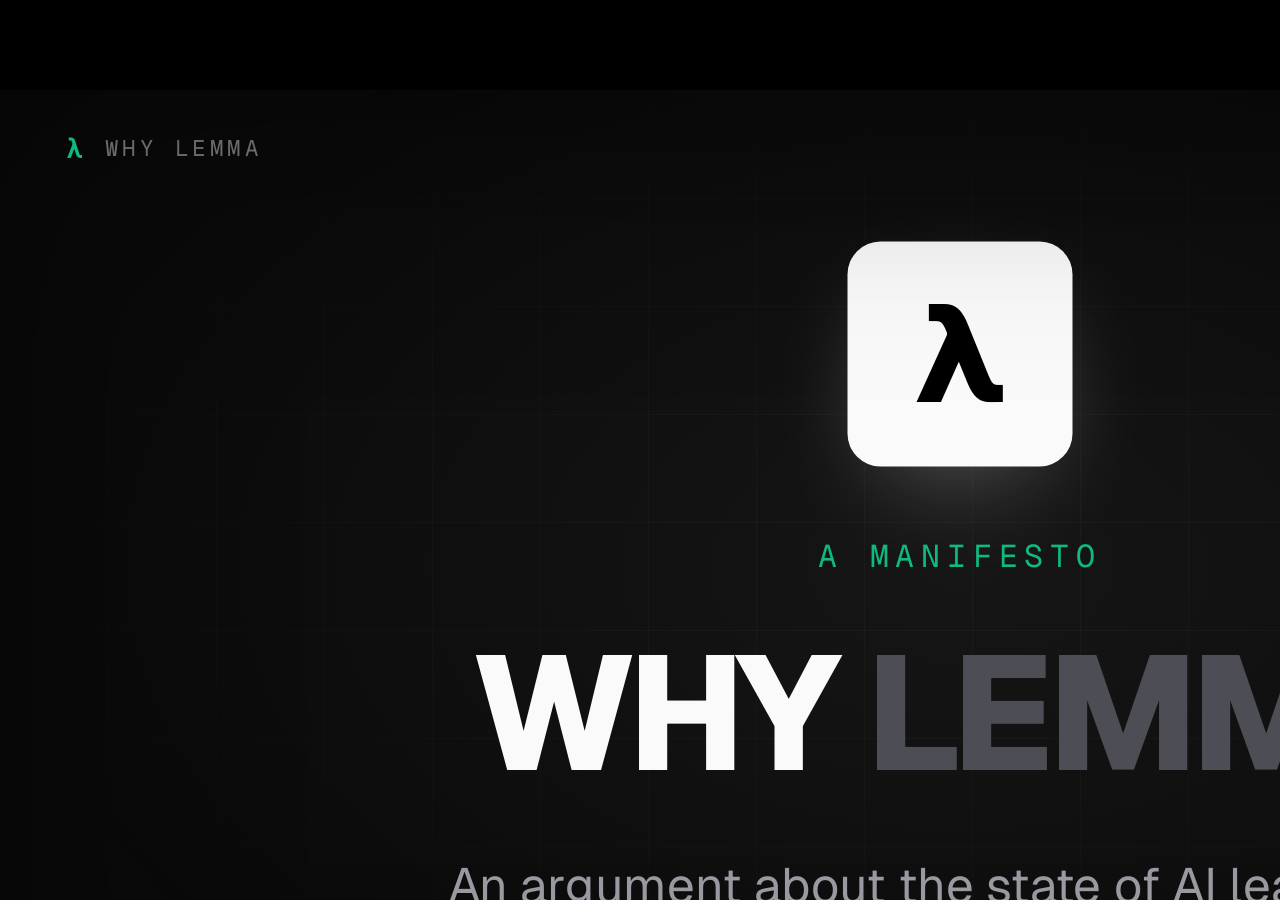
<file: whylemma/video/index.html>
<!DOCTYPE html>
<html lang="en">
<head>
<meta charset="UTF-8">
<meta name="viewport" content="width=device-width, initial-scale=1.0">
<title>Why Lemma — Promo (HTML video)</title>
<meta name="description" content="Self-playing 16:9 HTML promo video for Lemma AI, based on the Why Lemma manifesto. Record with OBS to produce an MP4 for YouTube.">
<link rel="preconnect" href="https://fonts.googleapis.com">
<link rel="preconnect" href="https://fonts.gstatic.com" crossorigin>
<link href="https://fonts.googleapis.com/css2?family=Geist:wght@400;500;600;700;800&family=Geist+Mono:wght@400;500;700&display=swap" rel="stylesheet">
<style>
/* ============================================================
   WHY LEMMA — HTML VIDEO
   Self-playing 16:9 (1920x1080) manifesto film.
   Timeline engine + 11 scenes. Press "?" for help.
   ============================================================ */
*,*::before,*::after{margin:0;padding:0;box-sizing:border-box}
html,body{height:100%}
body{
  font-family:'Geist','Segoe UI',system-ui,-apple-system,sans-serif;
  background:#000;color:#FAFAFA;overflow:hidden;
  -webkit-font-smoothing:antialiased;-moz-osx-font-smoothing:grayscale;
}
.mono{font-family:'Geist Mono',ui-monospace,SFMono-Regular,Menlo,Consolas,monospace}
::selection{background:#10B981;color:#fff}

/* ---- letterbox wrapper / stage ---- */
#wrap{position:fixed;inset:0;display:flex;align-items:center;justify-content:center;background:#000}
#stage{
  position:relative;width:1920px;height:1080px;overflow:hidden;
  transform-origin:0 0;background:#0A0A0A;
}
.vignette{position:absolute;inset:0;z-index:40;pointer-events:none;box-shadow:inset 0 0 260px rgba(0,0,0,.5)}

/* ---- shared backgrounds ---- */
.gb{position:absolute;inset:0;pointer-events:none;
  background-image:linear-gradient(rgba(255,255,255,.028) 1px,transparent 1px),
                   linear-gradient(90deg,rgba(255,255,255,.028) 1px,transparent 1px);
  background-size:72px 72px;
  -webkit-mask-image:radial-gradient(ellipse 75% 65% at 50% 42%,#000 15%,transparent 78%);
  mask-image:radial-gradient(ellipse 75% 65% at 50% 42%,#000 15%,transparent 78%);
}
.glow{position:absolute;pointer-events:none;width:1500px;height:950px;left:50%;top:44%;
  transform:translate(-50%,-50%);background:radial-gradient(ellipse,rgba(255,255,255,.05),transparent 62%)}

/* ---- scenes ---- */
.scene{position:absolute;inset:0;opacity:0;visibility:hidden;z-index:2;
  display:flex;flex-direction:column;justify-content:center;
  transition:opacity .9s ease,visibility 0s linear .9s;will-change:opacity}
.scene.active{opacity:1;visibility:visible;transition:opacity .9s ease,visibility 0s}
.s-inner{position:relative;z-index:2;width:100%;max-width:1560px;margin:0 auto;padding:70px 110px}
.s-inner.center{text-align:center}

/* ---- type ---- */
.kicker{font-family:'Geist Mono',ui-monospace,monospace;font-size:21px;letter-spacing:.2em;
  text-transform:uppercase;color:#10B981;display:flex;align-items:center;gap:18px;margin-bottom:36px}
.kicker::before{content:'';width:36px;height:2px;background:#10B981}
.kicker.c{justify-content:center}
.kicker.c::before{display:none}
.big{font-size:108px;font-weight:800;letter-spacing:-.035em;line-height:1.02;margin-bottom:36px;color:#FAFAFA}
.big .dim{color:#4d4d55}
.big.sm{font-size:84px}
.ln{font-size:33px;line-height:1.5;color:#D4D4D8;font-weight:400;margin-bottom:14px}
.ln .kw{color:#FAFAFA;font-weight:700}
.ln .grn{color:#10B981;font-weight:700}
.ln.dim{color:#9A9AA2}
.ln.strong{font-size:46px;font-weight:800;color:#FAFAFA}
.logo-mark{width:150px;height:150px;background:#FAFAFA;color:#000;border-radius:22px;
  display:flex;align-items:center;justify-content:center;font-size:92px;font-weight:800;
  margin:0 auto 46px;box-shadow:0 24px 70px -24px rgba(250,250,250,.35)}
.logo-mark.lg{width:176px;height:176px;font-size:106px}

/* ---- reveal (delays set from data-d) ---- */
.ln,.big,.kicker,.logo-mark,.quote,.zoo-card,.duo,.duo-card,.shots,.shot,
.timeline,.chart,.wave,.bricks,.trench,.credits,.chip,.thr-note,.tl-note,.trench-cap{opacity:0}
.scene.active .ln,.scene.active .big,.scene.active .kicker,.scene.active .logo-mark,
.scene.active .quote,.scene.active .zoo-card,.scene.active .duo,.scene.active .duo-card,
.scene.active .shots,.scene.active .shot,.scene.active .timeline,.scene.active .chart,
.scene.active .wave,.scene.active .bricks,.scene.active .trench,.scene.active .credits,
.scene.active .chip,.scene.active .thr-note,.scene.active .tl-note,.scene.active .trench-cap{animation:rise .95s cubic-bezier(.16,1,.3,1) both}
@keyframes rise{from{opacity:0;transform:translateY(30px)}to{opacity:1;transform:translateY(0)}}

/* ---- S1: AI zoo / slop ---- */
.zoo-card{position:relative;max-width:1180px;margin:8px 0 42px;border:1px solid rgba(255,255,255,.13);
  border-radius:18px;background:rgba(255,255,255,.025);overflow:hidden}
.zc-top{display:flex;align-items:center;gap:8px;padding:16px 22px;background:rgba(255,255,255,.03);
  border-bottom:1px solid rgba(255,255,255,.08)}
.zc-top i{width:12px;height:12px;border-radius:50%}
.zc-top i:nth-child(1){background:#FF5F57}.zc-top i:nth-child(2){background:#FEBC2E}.zc-top i:nth-child(3){background:#28C840}
.zc-title{font-family:'Geist Mono',monospace;font-size:15px;letter-spacing:.14em;color:#9A9AA2;margin-left:12px}
.zc-body{padding:42px 46px;display:flex;flex-direction:column;gap:10px}
.zc-line{font-size:42px;font-weight:700;color:#FAFAFA;letter-spacing:-.01em}
.zc-note{font-family:'Geist Mono',monospace;font-size:18px;color:#71717A;letter-spacing:.04em}
.stamp{position:absolute;right:36px;bottom:30px;transform:rotate(-10deg);border:3px solid #EF4444;color:#EF4444;
  font-family:'Geist Mono',monospace;font-size:42px;font-weight:700;letter-spacing:.14em;
  padding:8px 20px;border-radius:10px;opacity:.92;
  animation:stamp .55s cubic-bezier(.2,1.6,.4,1) both;animation-delay:2.5s}
@keyframes stamp{from{transform:rotate(-10deg) scale(2.4);opacity:0}to{transform:rotate(-10deg) scale(1);opacity:.92}}

/* ---- S2: hollow shells ---- */
.quote{position:relative;max-width:1200px;margin:28px 0 30px;padding:32px 46px 32px 122px;
  border-left:4px solid #10B981;background:rgba(255,255,255,.02);border-radius:0 16px 16px 0}
.quote .qm{position:absolute;left:36px;top:2px;font-size:104px;color:#10B981;font-family:Georgia,serif;line-height:1}
.quote p{font-size:37px;font-weight:600;color:#FAFAFA;line-height:1.32;letter-spacing:-.01em}
.quote .src{display:block;margin-top:18px;font-family:'Geist Mono',monospace;font-size:15px;letter-spacing:.12em;color:#71717A}

/* ---- S3: sustaining / disruptive timeline ---- */
.timeline{position:relative;margin:46px 0 42px;height:132px;max-width:1300px}
.tl-line{position:absolute;left:0;right:0;top:26px;height:3px;background:linear-gradient(90deg,rgba(255,255,255,.06),rgba(255,255,255,.22))}
.tl-year{position:absolute;top:0;font-family:'Geist Mono',monospace;font-size:20px;color:#9A9AA2;
  display:flex;flex-direction:column;align-items:center;gap:16px}
.tl-year b{width:14px;height:14px;border-radius:50%;background:#161616;border:2px solid #3F3F46;display:block}
.tl-year.on b{background:#10B981;border-color:#10B981;box-shadow:0 0 20px rgba(16,185,129,.65)}
.tl-year .tg{position:absolute;top:56px;white-space:nowrap;font-size:16px;color:#71717A}
.tl-note{font-family:'Geist Mono',monospace;font-size:21px;letter-spacing:.1em;color:#EF4444}

/* ---- S4: threshold chart ---- */
.chart{position:relative;margin:38px 0 26px;max-width:1280px}
.chart svg{width:100%;display:block}
.ch-grid{stroke:rgba(255,255,255,.06);stroke-width:1.5}
.ch-thresh{stroke:#10B981;stroke-width:3;stroke-dasharray:14 11;opacity:.9}
.ch-path{fill:none;stroke:#FAFAFA;stroke-width:5;stroke-linecap:round;stroke-dasharray:1600;stroke-dashoffset:1600;
  animation:draw 2.4s cubic-bezier(.45,0,.2,1) forwards;animation-delay:1.1s}
@keyframes draw{to{stroke-dashoffset:0}}
.ch-end{fill:#10B981;opacity:0;animation:pop .5s ease .9s forwards}
@keyframes pop{to{opacity:1}}
.ch-lbl{font-family:'Geist Mono',monospace;font-size:17px;letter-spacing:.1em;fill:#71717A}
.ch-lbl.hi{fill:#10B981}
.thr-note{margin-top:6px;font-family:'Geist Mono',monospace;font-size:18px;letter-spacing:.1em;color:#9A9AA2}

/* ---- S5: product shots ---- */
.shots{display:flex;gap:30px;align-items:stretch;margin:38px 0 42px}
.shot{flex:1.55;border:1px solid rgba(255,255,255,.12);border-radius:16px;overflow:hidden;background:rgba(255,255,255,.02)}
.shot.side{flex:.8}
.fr{display:flex;align-items:center;gap:8px;padding:14px 18px;background:rgba(255,255,255,.03);border-bottom:1px solid rgba(255,255,255,.08)}
.fr span{width:11px;height:11px;border-radius:50%}
.fr span:nth-child(1){background:#FF5F57}.fr span:nth-child(2){background:#FEBC2E}.fr span:nth-child(3){background:#28C840}
.fr-t{font-family:'Geist Mono',monospace;font-size:13px;letter-spacing:.12em;color:#9A9AA2;margin-left:12px}
.shot img{width:100%;max-height:400px;object-fit:cover;object-position:top;display:block}
.shot figcaption{padding:14px 18px;font-family:'Geist Mono',monospace;font-size:14px;letter-spacing:.1em;color:#71717A;
  border-top:1px solid rgba(255,255,255,.06)}
.shot.ph img{display:none}
.shot.ph::after{content:'PRODUCT PREVIEW';display:flex;align-items:center;justify-content:center;
  height:360px;font-family:'Geist Mono',monospace;font-size:18px;letter-spacing:.2em;color:#52525B}

/* ---- S6: founders ---- */
.duo{display:flex;align-items:center;gap:36px;margin:40px 0 44px}
.duo-card{flex:0 0 auto;width:300px;border:1px solid rgba(255,255,255,.12);border-radius:18px;
  background:rgba(255,255,255,.025);padding:30px 26px;text-align:center}
.avatar{width:96px;height:96px;border-radius:20px;margin:0 auto 20px;display:flex;align-items:center;justify-content:center;
  font-size:44px;font-weight:800;color:#000}
.avatar.m{background:linear-gradient(135deg,#FAFAFA,#B4B4BA)}
.avatar.c{background:linear-gradient(135deg,#10B981,#0a5c43);color:#fff}
.d-name{font-size:26px;font-weight:700;color:#FAFAFA}
.d-sub{font-family:'Geist Mono',monospace;font-size:13px;letter-spacing:.16em;color:#71717A;margin-top:8px}
.chip{flex:1;text-align:center;font-family:'Geist Mono',monospace;font-size:19px;letter-spacing:.14em;
  color:#10B981;border:1px solid rgba(16,185,129,.35);border-radius:100px;padding:20px 30px;
  background:rgba(16,185,129,.06);text-transform:uppercase}

/* ---- S7: waveform ---- */
.wave{display:flex;align-items:center;gap:6px;height:130px;margin:34px 0 38px;max-width:1120px}
.wave i{flex:1;border-radius:3px;background:linear-gradient(180deg,#10B981,#0b6e4f);
  transform-origin:center;animation:beat 1.1s ease-in-out infinite}
@keyframes beat{0%,100%{transform:scaleY(.22)}50%{transform:scaleY(1)}}

/* ---- S8: bricks ---- */
.bricks{display:flex;align-items:flex-end;gap:16px;margin:44px 0 48px}
.brick{width:96px;border-radius:10px;background:linear-gradient(180deg,#26262B,#17171B);
  border:1px solid rgba(255,255,255,.15)}
.brick.b1{height:70px;animation:rise .7s cubic-bezier(.16,1,.3,1) both .5s}
.brick.b2{height:112px;animation:rise .7s cubic-bezier(.16,1,.3,1) both .95s}
.brick.b3{height:154px;animation:rise .7s cubic-bezier(.16,1,.3,1) both 1.4s}
.brick-λ{width:112px;height:112px;border-radius:16px;background:#FAFAFA;color:#000;display:flex;
  align-items:center;justify-content:center;font-size:64px;font-weight:800;
  animation:rise .8s cubic-bezier(.2,1.5,.3,1) both 2s}

/* ---- S9: mariana trench ---- */
.trench{position:relative;margin:36px 0 42px;max-width:1280px;height:330px;border-radius:18px;overflow:hidden;
  background:linear-gradient(180deg,#0F1D29 0%,#081019 55%,#04070C 100%);border:1px solid rgba(255,255,255,.09)}
.trench .surf{position:absolute;left:0;right:0;top:54px;border-top:2px dashed rgba(255,255,255,.28)}
.trench .dep{position:absolute;right:28px;top:0;bottom:0;display:flex;flex-direction:column;
  justify-content:space-between;font-family:'Geist Mono',monospace;font-size:16px;color:rgba(255,255,255,.45);
  letter-spacing:.08em;text-align:right}
.trench .dep b{color:#10B981}
.sub{position:absolute;left:0;top:0;width:176px;opacity:0;
  animation:dive 7s cubic-bezier(.5,0,.3,1) infinite;animation-delay:3.1s}
@keyframes dive{
  0%{opacity:0;transform:translate(90px,60px) rotate(0deg)}
  8%{opacity:1}
  45%{transform:translate(600px,280px) rotate(5deg)}
  78%{transform:translate(820px,520px) rotate(-7deg)}
  100%{opacity:1;transform:translate(930px,600px) rotate(-9deg)}
}
.trench-cap{display:flex;justify-content:space-between;align-items:center;margin-top:14px;
  font-family:'Geist Mono',monospace;font-size:18px;letter-spacing:.12em;color:#9A9AA2}
.trench-cap .grn{color:#10B981}

/* ---- S10: end card ---- */
.credits{font-family:'Geist Mono',monospace;font-size:19px;letter-spacing:.16em;color:#71717A;
  margin-top:44px;text-transform:uppercase}

/* ---- HUD (recorded) ---- */
.hud{position:absolute;left:0;right:0;bottom:0;z-index:45;display:flex;align-items:center;gap:26px;
  padding:0 44px 22px;font-family:'Geist Mono',monospace;font-size:15px;color:rgba(255,255,255,.45);letter-spacing:.1em}
.hud .pbar{position:relative;flex:1;height:4px;background:rgba(255,255,255,.12);border-radius:99px;overflow:hidden}
.hud .pbar i{position:absolute;left:0;top:0;bottom:0;width:0;background:#10B981;border-radius:99px}
.hud .tag{white-space:nowrap}
.hud .tc{white-space:nowrap;font-variant-numeric:tabular-nums}
.wm{position:absolute;left:44px;top:26px;z-index:45;font-family:'Geist Mono',monospace;font-size:15px;
  letter-spacing:.18em;color:rgba(255,255,255,.4);display:flex;align-items:center;gap:12px}
.wm b{color:#10B981;font-weight:700;font-size:19px}
body.clean .hud,body.clean .wm{display:none}

/* ---- playback controls (NOT recorded: hover-only, hidden in clean mode) ---- */
#ctl{position:fixed;bottom:26px;left:50%;transform:translateX(-50%);z-index:99;display:flex;gap:8px;align-items:center;
  background:rgba(18,18,18,.88);border:1px solid rgba(255,255,255,.14);border-radius:12px;padding:8px 12px;
  opacity:0;transition:opacity .25s;backdrop-filter:blur(6px);pointer-events:none}
#wrap:hover #ctl{opacity:1;pointer-events:auto}
#ctl button{background:rgba(255,255,255,.08);border:0;color:#FAFAFA;font-family:'Geist',sans-serif;font-size:13px;
  font-weight:500;padding:8px 15px;border-radius:8px;cursor:pointer;transition:background .15s}
#ctl button:hover{background:rgba(16,185,129,.3)}
#ctl .sep{width:1px;height:22px;background:rgba(255,255,255,.15)}
body.clean #ctl{display:none}

/* ---- overlays ---- */
.panel{position:fixed;inset:0;z-index:120;display:none;align-items:center;justify-content:center;
  background:rgba(0,0,0,.74)}
.panel.open{display:flex}
.panel .card{width:min(900px,92vw);max-height:84vh;overflow:auto;background:#111;border:1px solid rgba(255,255,255,.15);
  border-radius:20px;padding:42px 50px;font-size:15px;color:#D4D4D8;line-height:1.75}
.panel h2{font-size:19px;color:#FAFAFA;margin-bottom:18px;letter-spacing:-.01em}
.panel h2 .grn{color:#10B981}
.panel kbd{font-family:'Geist Mono',monospace;font-size:12px;background:rgba(255,255,255,.09);border:1px solid rgba(255,255,255,.18);
  border-radius:6px;padding:2px 8px;color:#FAFAFA}
.panel .row{display:flex;gap:14px;margin-bottom:10px;align-items:baseline}
.panel .row b{min-width:120px;color:#9A9AA2;font-weight:500;font-size:13.5px}
.panel .hr{border:0;border-top:1px solid rgba(255,255,255,.1);margin:20px 0}
.ch-list{font-family:'Geist Mono',monospace;font-size:13.5px;line-height:2;color:#B8B8BF}
.ch-list .t{color:#10B981}
.panel .btns{display:flex;gap:10px;margin-top:18px}
.panel button{background:rgba(16,185,129,.16);border:1px solid rgba(16,185,129,.4);color:#10B981;
  font-family:'Geist',sans-serif;font-size:13px;font-weight:600;padding:9px 18px;border-radius:9px;cursor:pointer}
.panel button:hover{background:rgba(16,185,129,.28)}
.panel .x{position:absolute;top:22px;right:26px;background:none;border:0;color:#9A9AA2;font-size:26px;cursor:pointer}
.panel .x:hover{color:#FAFAFA}
#flash{position:fixed;left:50%;bottom:86px;transform:translateX(-50%) translateY(10px);z-index:150;
  background:#10B981;color:#04150E;font-family:'Geist',sans-serif;font-size:13px;font-weight:700;
  padding:9px 18px;border-radius:99px;opacity:0;pointer-events:none;transition:opacity .25s,transform .25s}
#flash.on{opacity:1;transform:translateX(-50%) translateY(0)}
</style>
</head>
<body>

<div id="wrap">
  <div id="stage">

    <div class="vignette"></div>

    <!-- ============ S0 · TITLE ============ -->
    <section class="scene" id="s0">
      <div class="gb"></div><div class="glow"></div>
      <div class="s-inner center">
        <div class="logo-mark" data-d="0.2">λ</div>
        <div class="kicker c" data-d="0.9">A MANIFESTO</div>
        <h1 class="big" data-d="1.4">WHY <span class="dim">LEMMA</span></h1>
        <p class="ln dim" data-d="2.3">An argument about the state of AI learning —<br>and why we are building something else.</p>
      </div>
    </section>

    <!-- ============ S1 · 00 NO REAL AI LEARNING TOOL ============ -->
    <section class="scene" id="s1">
      <div class="gb"></div><div class="glow"></div>
      <div class="s-inner">
        <div class="kicker" data-d="0.3">00 / The state of the market</div>
        <h1 class="big" data-d="0.9">There is no real<br>AI learning tool.</h1>
        <div class="zoo-card" data-d="1.8">
          <div class="zc-top"><i></i><i></i><i></i><span class="zc-title">EXHIBIT A — THE AI ZOO</span></div>
          <div class="zc-body">
            <span class="zc-line">“A baboon-watching simulator.”</span>
            <span class="zc-note">EVERY PRODUCT TODAY IS A GIMMICK</span>
          </div>
          <div class="stamp">SLOP</div>
        </div>
        <p class="ln" data-d="3.3">They churn out a pile of slop — <span class="kw">then loudly brag about it.</span></p>
      </div>
    </section>

    <!-- ============ S2 · 01 HOLLOW SHELLS ============ -->
    <section class="scene" id="s2">
      <div class="gb"></div><div class="glow"></div>
      <div class="s-inner">
        <div class="kicker" data-d="0.3">01 / Hollow shells</div>
        <h1 class="big" data-d="0.9">Hollow shells.</h1>
        <p class="ln" data-d="1.6">Every product chains its ceiling to the model's dev cycle —<br>and that ceiling is <span class="kw">absurdly low</span>.</p>
        <div class="quote" data-d="2.7">
          <span class="qm">“</span>
          <p>It has been proven that AI<br>can teach better than human teachers.</p>
          <span class="src">— EVERY AI LEARNING PRODUCT, PROBABLY</span>
        </div>
        <p class="ln dim" data-d="3.7">Then they generate what they call “courses.”</p>
      </div>
    </section>

    <!-- ============ S3 · 02 SUSTAINING, OR DISRUPTIVE? ============ -->
    <section class="scene" id="s3">
      <div class="gb"></div><div class="glow"></div>
      <div class="s-inner">
        <div class="kicker" data-d="0.3">02 / Sustaining, or disruptive?</div>
        <h1 class="big sm" data-d="0.9">Sustaining,<br>or disruptive?</h1>
        <p class="ln" data-d="1.6">End of 2022 — ChatGPT arrives.<br>Everyone said it would upend education.</p>
        <div class="timeline" data-d="2.7">
          <div class="tl-line"></div>
          <div class="tl-year on" style="left:0%"><b></b>2022<span class="tg">CHATGPT</span></div>
          <div class="tl-year" style="left:24%"><b></b>2023</div>
          <div class="tl-year" style="left:47%"><b></b>2024</div>
          <div class="tl-year" style="left:70%"><b></b>2025</div>
          <div class="tl-year" style="left:93%"><b></b>2026</div>
        </div>
        <p class="ln" data-d="3.7">Nearly four years later: <span class="kw">still no tsunami-level product.</span></p>
        <div class="tl-note" data-d="4.2">NO TSUNAMI — YET</div>
      </div>
    </section>

    <!-- ============ S4 · 03 WAITING FOR THE THRESHOLD ============ -->
    <section class="scene" id="s4">
      <div class="gb"></div><div class="glow"></div>
      <div class="s-inner">
        <div class="kicker" data-d="0.3">03 / Waiting for the threshold</div>
        <h1 class="big sm" data-d="0.9">Waiting for<br>the threshold.</h1>
        <p class="ln" data-d="1.6">Products need infrastructure. Model capability and compute cost<br>had to cross a certain line.</p>
        <div class="chart" data-d="2.6">
          <svg viewBox="0 0 1280 300" preserveAspectRatio="none" style="height:300px">
            <line class="ch-grid" x1="0" y1="60" x2="1280" y2="60"/>
            <line class="ch-grid" x1="0" y1="130" x2="1280" y2="130"/>
            <line class="ch-grid" x1="0" y1="200" x2="1280" y2="200"/>
            <line class="ch-thresh" x1="0" y1="92" x2="1280" y2="92"/>
            <path class="ch-path" d="M 20 272 C 300 258, 430 236, 570 160 C 700 92, 900 60, 1260 34"/>
            <circle class="ch-end" cx="1260" cy="34" r="9"/>
            <text class="ch-lbl" x="20" y="286">2022</text>
            <text class="ch-lbl" x="1190" y="286">NOW</text>
            <text class="ch-lbl hi" x="1030" y="76">THRESHOLD</text>
          </svg>
        </div>
        <p class="thr-note" data-d="3.4">MODEL CAPABILITY × COMPUTE COST</p>
        <p class="ln" data-d="4.0">That time is <span class="grn">now</span>.</p>
      </div>
    </section>

    <!-- ============ S5 · 04 AI IS A MEANS, NOT AN END ============ -->
    <section class="scene" id="s5">
      <div class="gb"></div><div class="glow"></div>
      <div class="s-inner">
        <div class="kicker" data-d="0.3">04 / AI is a means, not an end</div>
        <h1 class="big sm" data-d="0.9">AI is a means,<br><span class="dim">not an end.</span></h1>
        <div class="shots" data-d="1.8">
          <figure class="shot">
            <div class="fr"><span></span><span></span><span></span><span class="fr-t">LEMMA — AI COPILOT</span></div>
            <img src="../../assets/pdf-images/page05_img1.jpeg" alt="Lemma AI Copilot" onerror="this.closest('figure').classList.add('ph')">
            <figcaption>VIDEO-LEVEL UNDERSTANDING — ASK WITH A TIMESTAMP</figcaption>
          </figure>
          <figure class="shot side">
            <div class="fr"><span></span><span></span><span></span><span class="fr-t">LEMMA — DASHBOARD</span></div>
            <img src="../../assets/pdf-images/page04_img1.jpeg" alt="Lemma dashboard" onerror="this.closest('figure').classList.add('ph')">
            <figcaption>COURSE DASHBOARD &amp; PROGRESS</figcaption>
          </figure>
        </div>
        <p class="ln" data-d="3.2">Other tools put a skin on top. We build with a truly AI-native philosophy —<br>so the learning effect is <span class="kw">world-class</span>.</p>
      </div>
    </section>

    <!-- ============ S6 · 05 THE FOUNDERS ============ -->
    <section class="scene" id="s6">
      <div class="gb"></div><div class="glow"></div>
      <div class="s-inner">
        <div class="kicker" data-d="0.3">05 / The founders</div>
        <h1 class="big sm" data-d="0.9">Two founders,<br>one conviction.</h1>
        <div class="duo" data-d="1.8">
          <div class="duo-card">
            <div class="avatar m">M</div>
            <div class="d-name">Moelink</div>
            <div class="d-sub">CO-FOUNDER</div>
          </div>
          <div class="chip">HANGZHOU MARATHON<br>FIRST MEETING</div>
          <div class="duo-card">
            <div class="avatar c">C</div>
            <div class="d-name">CeaserZhao</div>
            <div class="d-sub">CO-FOUNDER</div>
          </div>
        </div>
        <p class="ln" data-d="3.1">What we shared wasn't hobbies —<br>it was <span class="kw">mental models, life experience, and values.</span></p>
      </div>
    </section>

    <!-- ============ S7 · 06 FATE, OR SPOTIFY? ============ -->
    <section class="scene" id="s7">
      <div class="gb"></div><div class="glow"></div>
      <div class="s-inner">
        <div class="kicker" data-d="0.3">06 / Fate, or Spotify?</div>
        <h1 class="big sm" data-d="0.9">I can't trust fate,<br><span class="dim">or Spotify.</span></h1>
        <div class="wave" data-d="1.7"></div>
        <p class="ln" data-d="2.3">“Sweater weather” seduces. Goo Goo Dolls pierce every defense.<br>But when the music stops, <span class="kw">everything recedes.</span></p>
        <p class="ln strong" data-d="3.3">We must act.</p>
      </div>
    </section>

    <!-- ============ S8 · 07 SO I JOINED LEMMA ============ -->
    <section class="scene" id="s8">
      <div class="gb"></div><div class="glow"></div>
      <div class="s-inner">
        <div class="kicker" data-d="0.3">07 / The first brick</div>
        <h1 class="big sm" data-d="0.9">So I joined Lemma.</h1>
        <div class="bricks" data-d="1.7">
          <span class="brick b1"></span>
          <span class="brick b2"></span>
          <span class="brick b3"></span>
          <span class="brick-λ">λ</span>
        </div>
        <p class="ln" data-d="2.9">Lemma is the <span class="kw">first brick of the empire</span> to come.<br>We go forward without hesitation.</p>
      </div>
    </section>

    <!-- ============ S9 · 08 MESSIANISM & THE MARIANA TRENCH ============ -->
    <section class="scene" id="s9">
      <div class="gb"></div><div class="glow"></div>
      <div class="s-inner">
        <div class="kicker" data-d="0.3">08 / Messianism &amp; the Mariana Trench</div>
        <h1 class="big sm" data-d="0.9">People long for<br>a savior.</h1>
        <p class="ln dim" data-d="1.7">An excuse for today's compromises.</p>
        <div class="trench" data-d="2.6">
          <div class="surf"></div>
          <svg class="sub" viewBox="0 0 176 84" aria-hidden="true">
            <path d="M14 62 L4 74 H26 Z" fill="#1C2834" stroke="#10B981" stroke-width="3"/>
            <path d="M20 50 H64" stroke="#10B981" stroke-width="4"/>
            <ellipse cx="86" cy="50" rx="66" ry="25" fill="#1C2834" stroke="#10B981" stroke-width="3"/>
            <circle cx="110" cy="50" r="11" fill="#0B3B2E" stroke="#10B981" stroke-width="3"/>
            <path d="M86 25 V12" stroke="#10B981" stroke-width="4"/>
            <rect x="74" y="2" width="30" height="12" rx="6" fill="#10B981"/>
            <circle cx="40" cy="50" r="4" fill="#10B981"/>
            <circle cx="58" cy="50" r="4" fill="#10B981"/>
          </svg>
          <div class="dep">
            <span>0 m</span><span>−2,000 m</span><span>−6,000 m</span><span><b>−10,935 m</b><br>TRENCH FLOOR</span>
          </div>
        </div>
        <div class="trench-cap" data-d="3.6">
          <span>WE DON'T FIGHT ON THE RED OCEAN'S SURFACE</span>
          <span class="grn">WE BUILD SUBMARINES</span>
        </div>
        <p class="ln" data-d="4.6">We will change education — <span class="kw">then we will redefine it.</span><br><span class="dim">This is only the appetizer.</span></p>
      </div>
    </section>

    <!-- ============ S10 · END CARD ============ -->
    <section class="scene" id="s10">
      <div class="gb"></div><div class="glow"></div>
      <div class="s-inner center">
        <div class="logo-mark lg" data-d="0.3">λ</div>
        <h1 class="big" data-d="1.0">THIS IS <span class="dim">LEMMA</span></h1>
        <p class="ln" data-d="2.0">A thousand miles in every direction —<br>the world lies at our feet.</p>
        <div class="credits" data-d="3.0">LEMMA · AI-NATIVE LEARNING &nbsp;—&nbsp; MOELINK &amp; CEASERZHAO</div>
      </div>
    </section>

    <!-- HUD (recorded) -->
    <div class="wm"><b>λ</b>WHY LEMMA</div>
    <div class="hud">
      <div class="pbar"><i id="pbar"></i></div>
      <div class="tag" id="tag">WHY LEMMA · 00/10</div>
      <div class="tc" id="tc">0:00 / 2:33</div>
    </div>
  </div>

  <!-- playback controls (not recorded) -->
  <div id="ctl">
    <button id="bPrev" title="Previous scene (←)">⏮ Prev</button>
    <button id="bPlay" title="Play / Pause (Space)">❚❚</button>
    <button id="bNext" title="Next scene (→)">Next ⏭</button>
    <span class="sep"></span>
    <button id="bChapters" title="Chapters (T)">Chapters</button>
    <button id="bClean" title="Clean / record mode (C)">Record mode</button>
    <button id="bHelp" title="Help (?)">?</button>
  </div>

  <!-- chapters overlay -->
  <div class="panel" id="chapters">
    <button class="x" data-close="chapters">×</button>
    <div class="card">
      <h2>YouTube <span class="grn">chapters</span> — paste into the video description</h2>
      <div class="ch-list" id="chList"></div>
      <div class="btns">
        <button id="bCopy">Copy chapters</button>
      </div>
    </div>
  </div>

  <!-- help overlay -->
  <div class="panel" id="help">
    <button class="x" data-close="help">×</button>
    <div class="card">
      <h2>Why Lemma — <span class="grn">how to use this HTML video</span></h2>
      <div class="row"><b>Space</b><span>Play / pause</span></div>
      <div class="row"><b>← / →</b><span>Jump to previous / next scene</span></div>
      <div class="row"><b>C</b><span>Clean / record mode — hides all UI, keeps the progress bar</span></div>
      <div class="row"><b>T</b><span>Chapter list with timestamps (for the YouTube description)</span></div>
      <div class="row"><b>L</b><span>Toggle end-of-video loop (default on)</span></div>
      <div class="row"><b>?</b><span>This help</span></div>
      <hr class="hr">
      <div class="row"><b>Record</b><span>OBS → 1920×1080 @ 60 fps → window capture (this tab, full screen, cursor hidden). Press <kbd>C</kbd> first for a clean frame.</span></div>
      <div class="row"><b>Loop</b><span>The film loops automatically, so you can stop the recording at any clean cut.</span></div>
      <div class="row"><b>Audio</b><span>This file has no audio. Add music / VO in your editor (recommend: music bed at −18 dB, VO centered).</span></div>
      <div class="row"><b>Shorts</b><span>Each scene is a self-contained beat — crop any scene to 9:16 for a Short.</span></div>
      <hr class="hr">
      <div class="row"><b>URLs</b><span><kbd>?clean=1</kbd> start in clean mode · <kbd>?loop=0</kbd> stop at the end · <kbd>?autoplay=0</kbd> start paused</span></div>
    </div>
  </div>

  <div id="flash">Copied</div>
</div>

<script>
(function(){
  'use strict';

  /* ============ timeline definition ============ */
  /* speed ×1.5 ⇒ every scene duration ÷ 1.5 (total 153s → 102s ≈ 1:42) */
  var SCENES = [
    { n:'Title card',                            d:6.67 },
    { n:'00 · No real AI learning tool',         d:9.33 },
    { n:'01 · Hollow shells',                    d:10 },
    { n:'02 · Sustaining, or disruptive?',       d:10.67 },
    { n:'03 · Waiting for the threshold',        d:8.67 },
    { n:'04 · AI is a means, not an end',        d:10.67 },
    { n:'05 · The founders',                     d:9.33 },
    { n:'06 · I can\'t trust fate, or Spotify',  d:8.67 },
    { n:'07 · So I joined Lemma',                d:8 },
    { n:'08 · Messianism & the Mariana Trench',  d:12 },
    { n:'This is Lemma',                         d:8 }
  ];

  var scenes   = Array.prototype.slice.call(document.querySelectorAll('.scene'));
  var stage    = document.getElementById('stage');
  var wrap     = document.getElementById('wrap');
  var pbar     = document.getElementById('pbar');
  var tag      = document.getElementById('tag');
  var tc       = document.getElementById('tc');
  var playBtn  = document.getElementById('bPlay');
  var chaptersPanel = document.getElementById('chapters');
  var helpPanel = document.getElementById('help');
  var flash    = document.getElementById('flash');

  var idx = 0, t = 0, last = performance.now(), playing = true, loop = true, clean = false;

  function total(){ var s = 0; for (var i = 0; i < SCENES.length; i++) s += SCENES[i].d; return s; }
  function cum(i){ var s = 0; for (var k = 0; k < i; k++) s += SCENES[k].d; return s; }
  function fmt(s){ s = Math.max(0, Math.round(s)); return Math.floor(s / 60) + ':' + String(s % 60).padStart(2, '0'); }

  function goto(i){
    idx = (i + SCENES.length) % SCENES.length;
    t = 0;
    scenes.forEach(function(el, j){ el.classList.toggle('active', j === idx); });
    /* restart CSS animations (reveals + loops) for the entering scene */
    var cur = scenes[idx];
    cur.classList.remove('active');
    void cur.offsetWidth;
    cur.classList.add('active');
    hud();
  }

  function hud(){
    var p = Math.min(1, t / SCENES[idx].d);
    pbar.style.width = (p * 100) + '%';
    tc.textContent = fmt(cum(idx) + t) + ' / ' + fmt(total());
    tag.textContent = 'WHY LEMMA · ' + String(idx).padStart(2, '0') + '/' + (SCENES.length - 1) + ' · ' + SCENES[idx].n.toUpperCase();
  }

  function tick(now){
    var dt = Math.min(0.1, (now - last) / 1000);
    last = now;
    if (playing){
      t += dt;
      if (t >= SCENES[idx].d){
        var over = t - SCENES[idx].d;
        if (idx === SCENES.length - 1 && !loop){
          playing = false; playBtn.textContent = '▶'; t = SCENES[idx].d;
        } else {
          goto(idx + 1);               /* restarts t at 0 */
          t = Math.min(over, SCENES[idx].d - 0.001);  /* carry overflow */
        }
      }
    }
    hud();
    requestAnimationFrame(tick);
  }

  function togglePlay(){
    playing = !playing;
    last = performance.now();
    playBtn.textContent = playing ? '❚❚' : '▶';
  }

  function toggleClean(){
    clean = !clean;
    document.body.classList.toggle('clean', clean);
  }

  function closePanels(){
    chaptersPanel.classList.remove('open');
    helpPanel.classList.remove('open');
  }

  /* ---------- chapters ---------- */
  function chapters(){
    var out = [], acc = 0;
    for (var i = 0; i < SCENES.length; i++){ out.push({ t: acc, n: SCENES[i].n }); acc += SCENES[i].d; }
    return out;
  }
  function renderChapters(){
    document.getElementById('chList').innerHTML = chapters().map(function(c){
      return '<span class="t">' + fmt(c.t) + '</span> &nbsp;' + c.n;
    }).join('<br>');
  }
  function copyChapters(){
    var txt = chapters().map(function(c){ return fmt(c.t) + ' ' + c.n; }).join('\n');
    function ok(){ flash.classList.add('on'); setTimeout(function(){ flash.classList.remove('on'); }, 1400); }
    if (navigator.clipboard && navigator.clipboard.writeText){
      navigator.clipboard.writeText(txt).then(ok, function(){ fallback(); });
    } else fallback();
    function fallback(){
      var ta = document.createElement('textarea');
      ta.value = txt; ta.style.position = 'fixed'; ta.style.opacity = '0';
      document.body.appendChild(ta); ta.select();
      try { document.execCommand('copy'); } catch(e){}
      ta.remove(); ok();
    }
  }

  /* ---------- fit stage to viewport (keeps 16:9 letterbox centered) ---------- */
  function fit(){
    var s = Math.min(window.innerWidth / 1920, window.innerHeight / 1080);
    var w = 1920 * s, h = 1080 * s;
    /* layout box = scaled visual size (flex-centers it), content scaled back up */
    stage.style.width = w + 'px';
    stage.style.height = h + 'px';
    stage.style.transform = 'scale(' + (1920 / w) + ')';
    stage.style.transformOrigin = '0 0';
  }

  /* ---------- waveform bars (deterministic pattern) ---------- */
  (function(){
    var wave = document.querySelector('.wave');
    if (!wave) return;
    for (var i = 0; i < 64; i++){
      var b = document.createElement('i');
      var h = 20 + Math.abs(Math.sin(i * 0.55)) * 96;
      b.style.height = h + 'px';
      b.style.animationDelay = ((i % 11) * 0.11).toFixed(2) + 's';
      b.style.animationDuration = (0.9 + (i % 5) * 0.12).toFixed(2) + 's';
      wave.appendChild(b);
    }
  })();

  /* ---------- per-line reveal delays ---------- */
  document.querySelectorAll('[data-d]').forEach(function(el){
    el.style.animationDelay = el.dataset.d + 's';
  });

  /* ---------- URL params ---------- */
  var q = new URLSearchParams(location.search);
  if (q.get('clean') === '1'){ clean = true; document.body.classList.add('clean'); }
  if (q.get('loop') === '0') loop = false;
  if (q.get('autoplay') === '0'){ playing = false; playBtn.textContent = '▶'; }

  /* ---------- events ---------- */
  document.getElementById('bPrev').addEventListener('click', function(){ goto(idx - 1); });
  document.getElementById('bNext').addEventListener('click', function(){ goto(idx + 1); });
  playBtn.addEventListener('click', togglePlay);
  document.getElementById('bClean').addEventListener('click', toggleClean);
  document.getElementById('bChapters').addEventListener('click', function(){
    renderChapters(); chaptersPanel.classList.add('open');
  });
  document.getElementById('bCopy').addEventListener('click', copyChapters);
  document.getElementById('bHelp').addEventListener('click', function(){ helpPanel.classList.add('open'); });
  document.querySelectorAll('[data-close]').forEach(function(b){
    b.addEventListener('click', function(){ document.getElementById(b.dataset.close).classList.remove('open'); });
  });

  stage.addEventListener('click', togglePlay);
  window.addEventListener('resize', fit);

  window.addEventListener('keydown', function(e){
    if (chaptersPanel.classList.contains('open') || helpPanel.classList.contains('open')){
      if (e.key === 'Escape' || e.key === '?'){ e.preventDefault(); closePanels(); }
      return;
    }
    switch (e.key){
      case ' ': e.preventDefault(); togglePlay(); break;
      case 'ArrowRight': goto(idx + 1); break;
      case 'ArrowLeft':  goto(idx - 1); break;
      case 'c': case 'C': toggleClean(); break;
      case 't': case 'T': renderChapters(); chaptersPanel.classList.add('open'); break;
      case 'l': case 'L': loop = !loop; break;
      case '?': helpPanel.classList.add('open'); break;
    }
  });

  /* ---------- go ---------- */
  fit();
  goto(0);
  requestAnimationFrame(tick);
})();
</script>
</body>
</html>
</file>
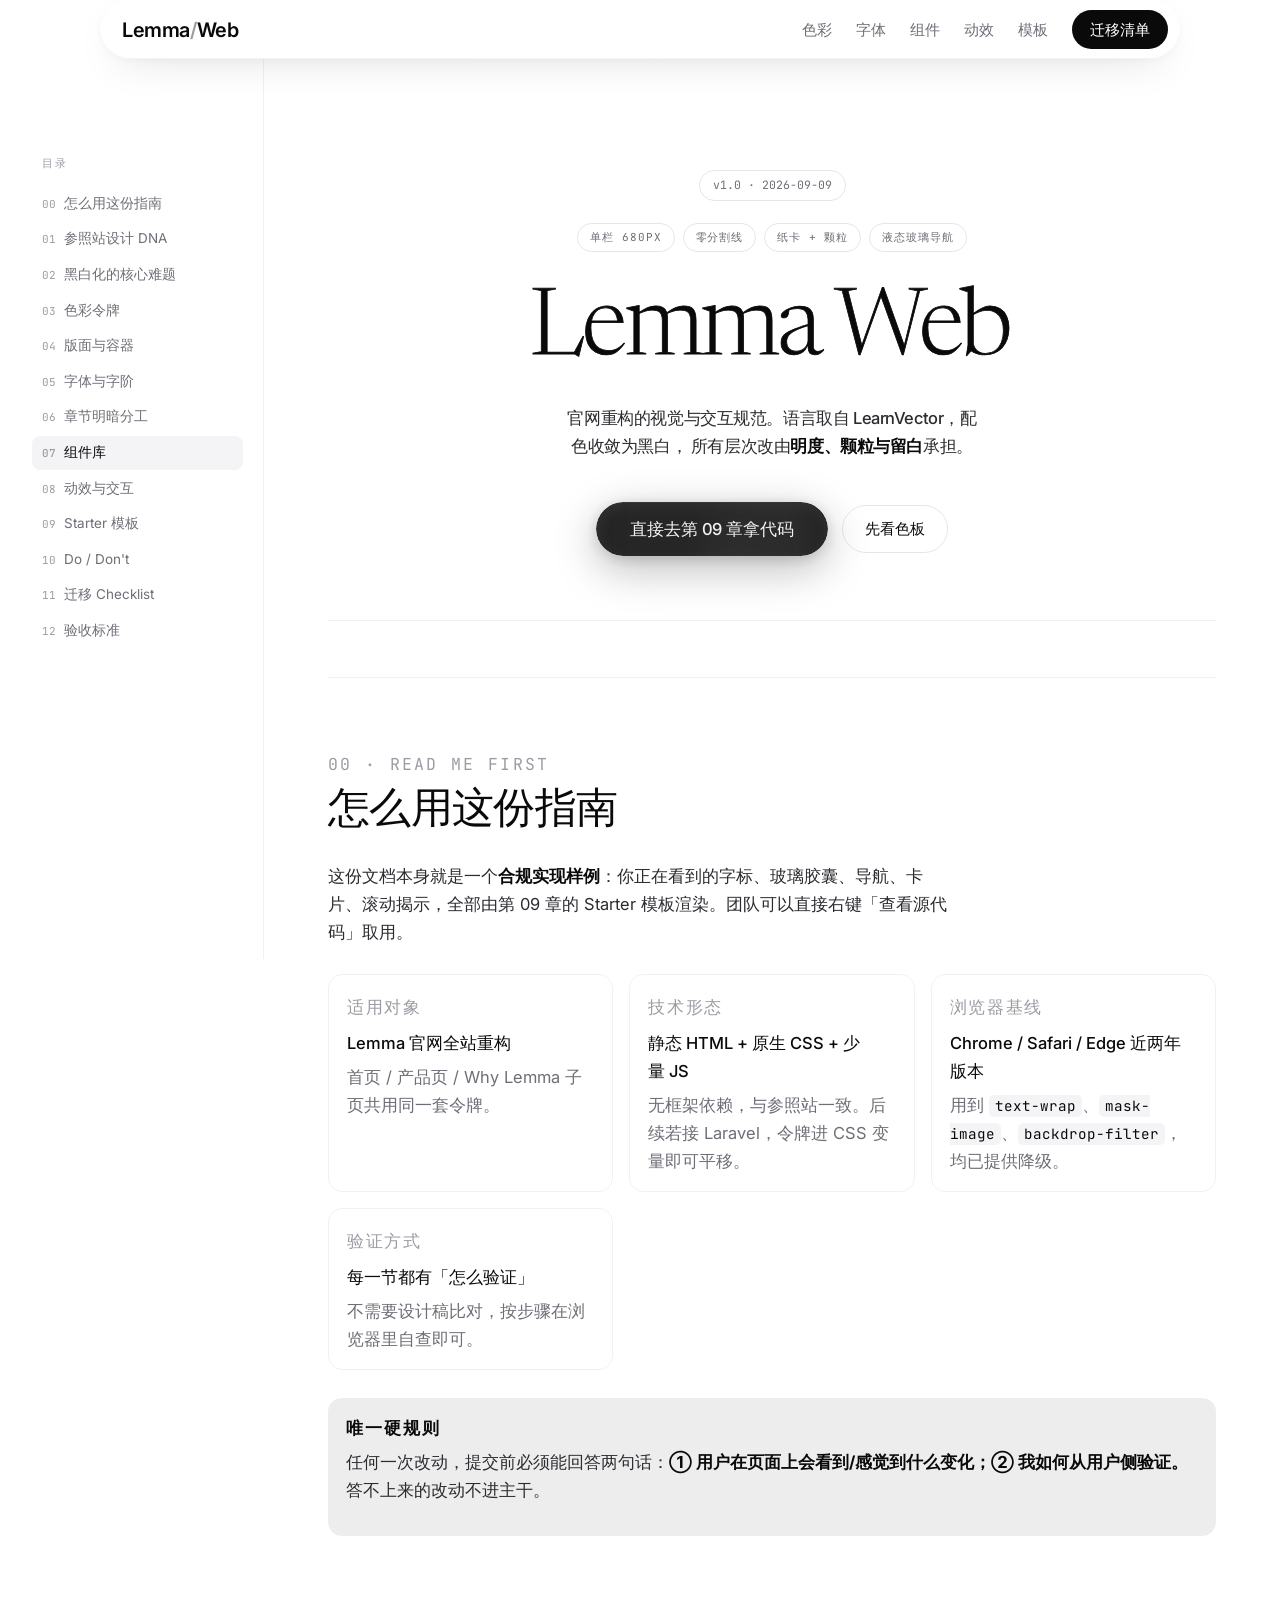
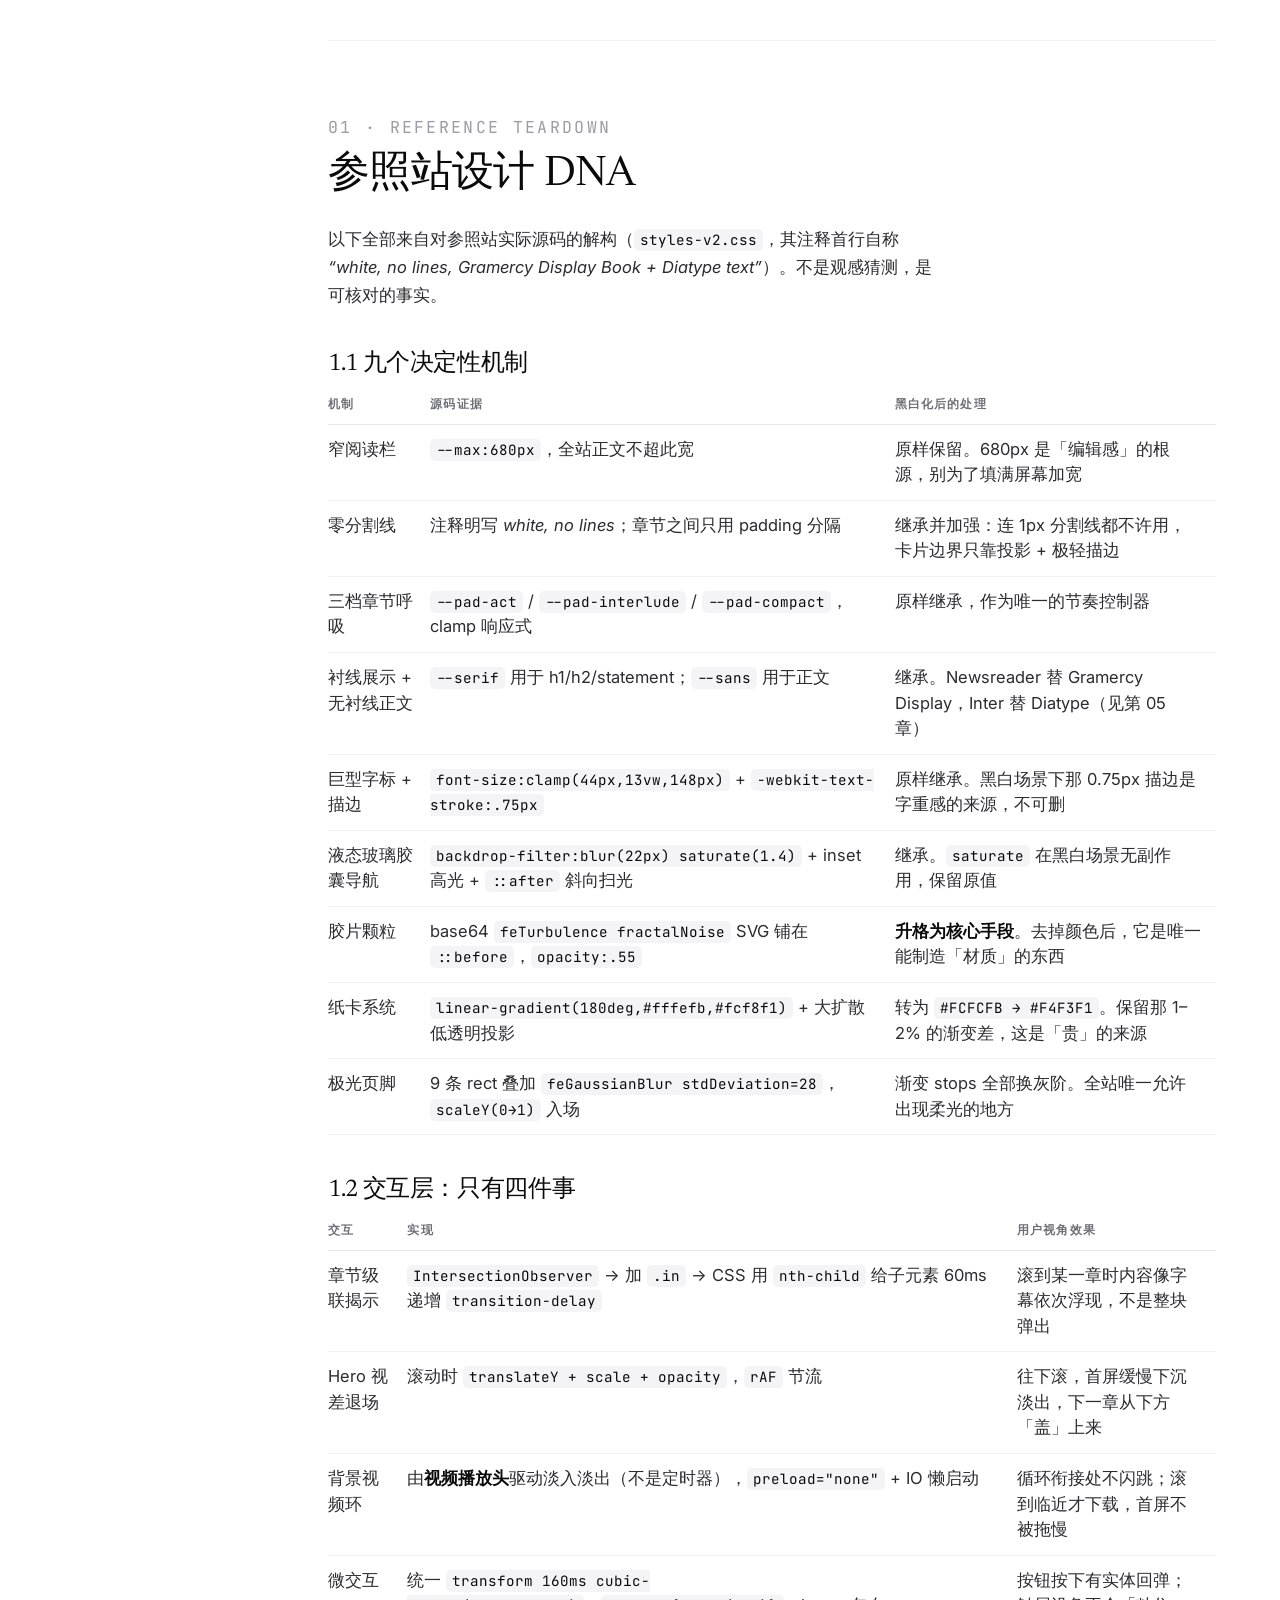
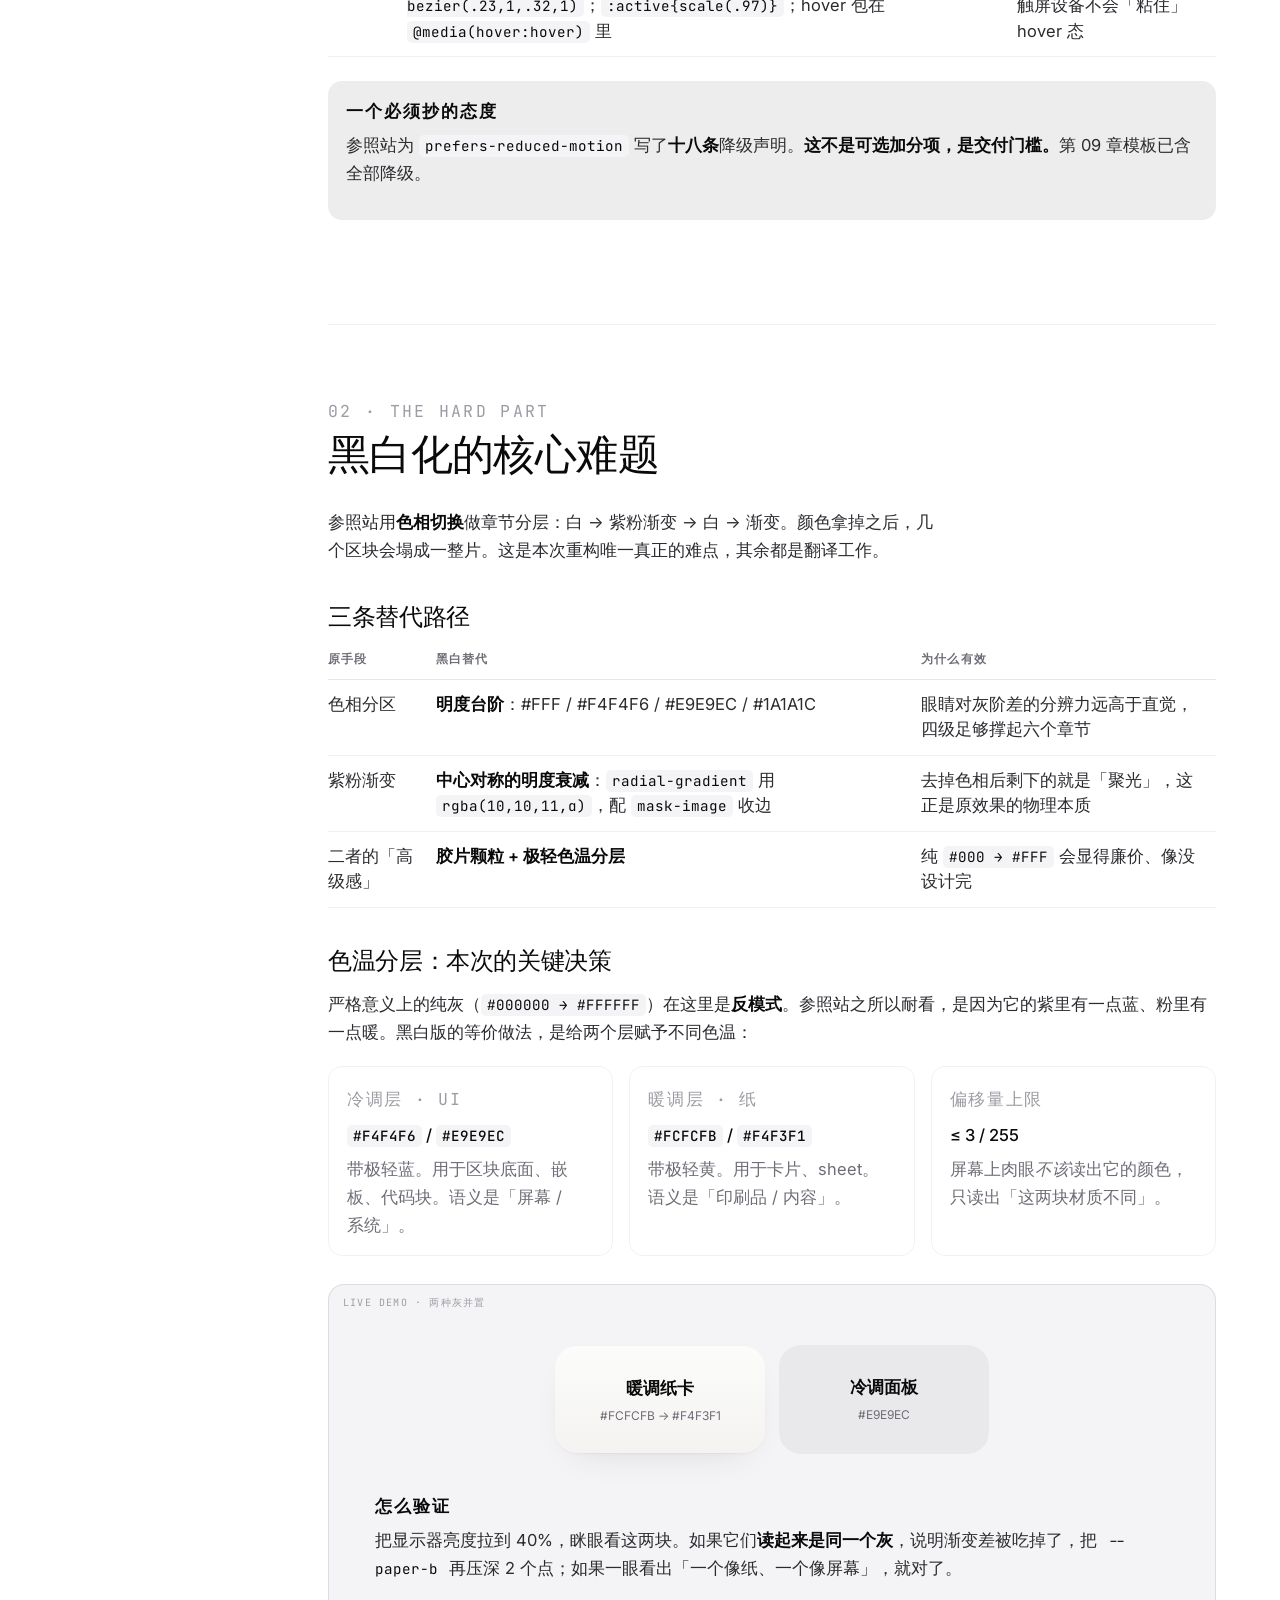
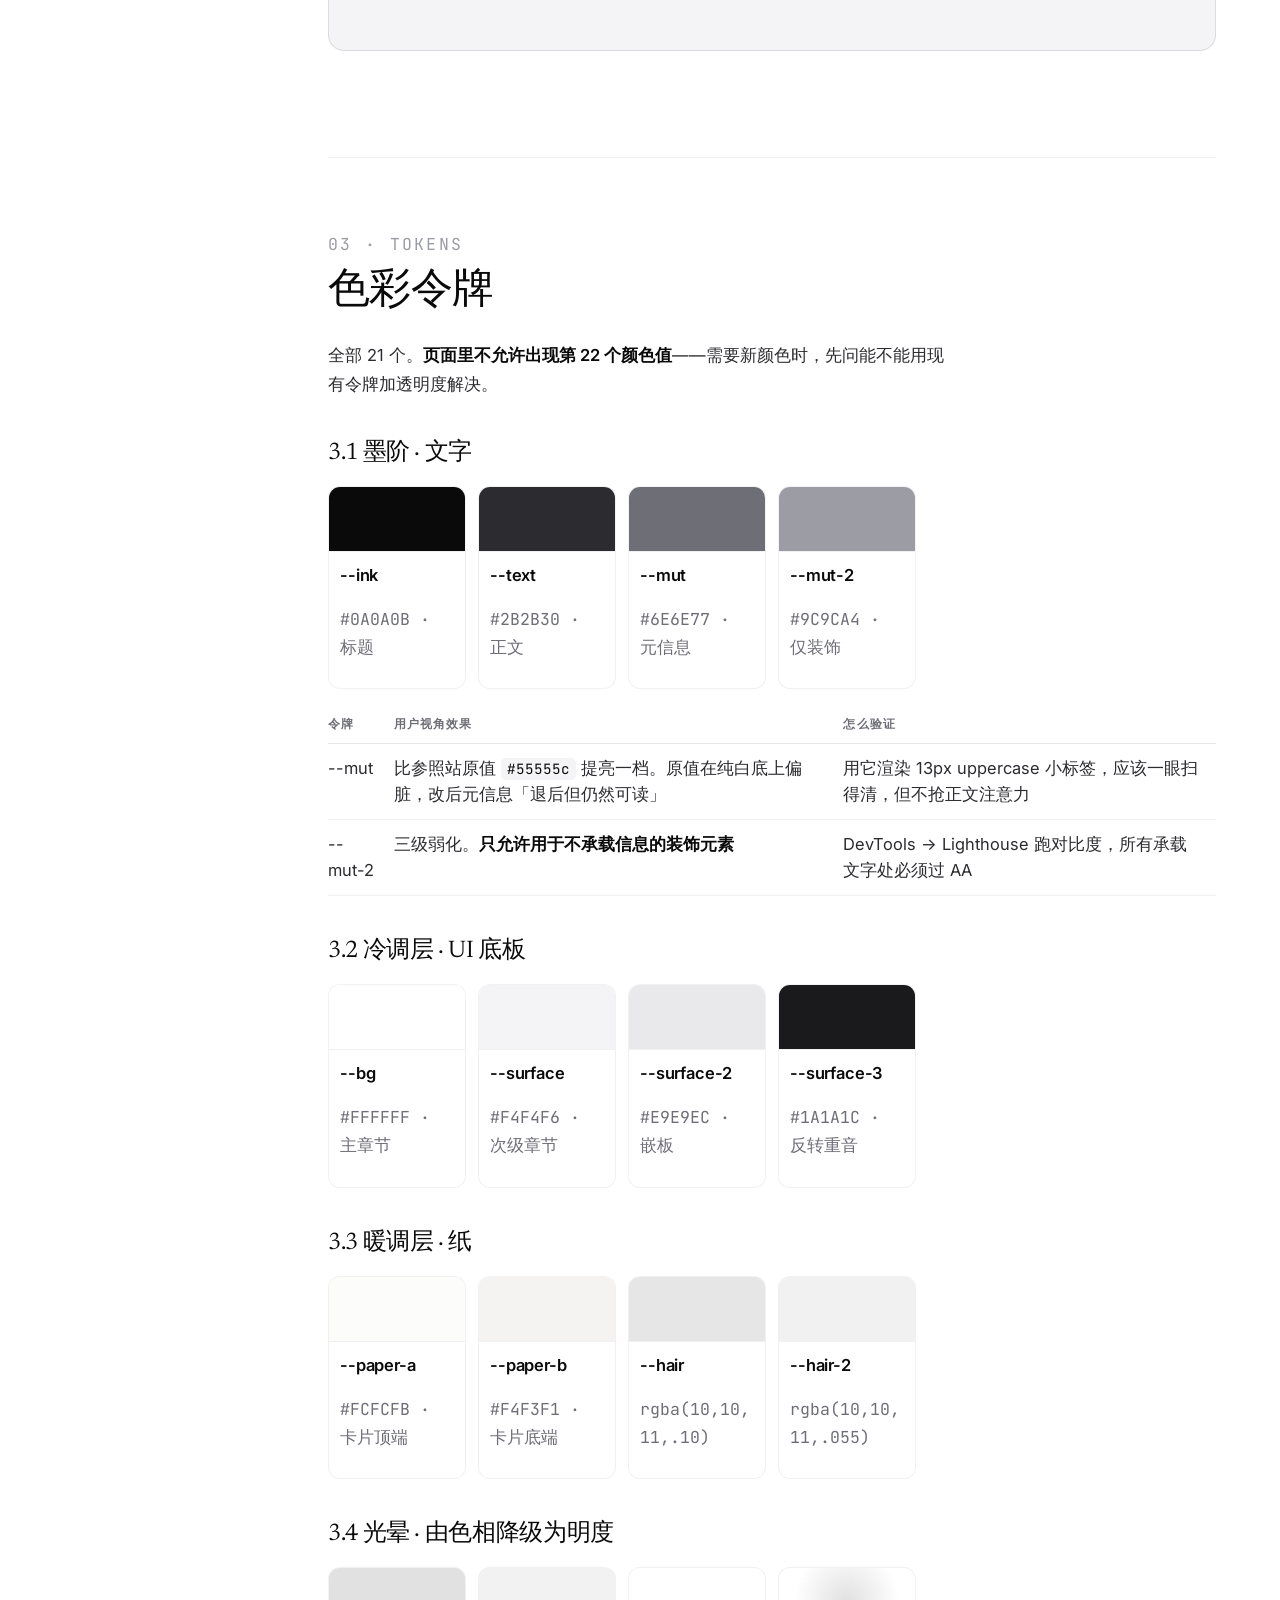
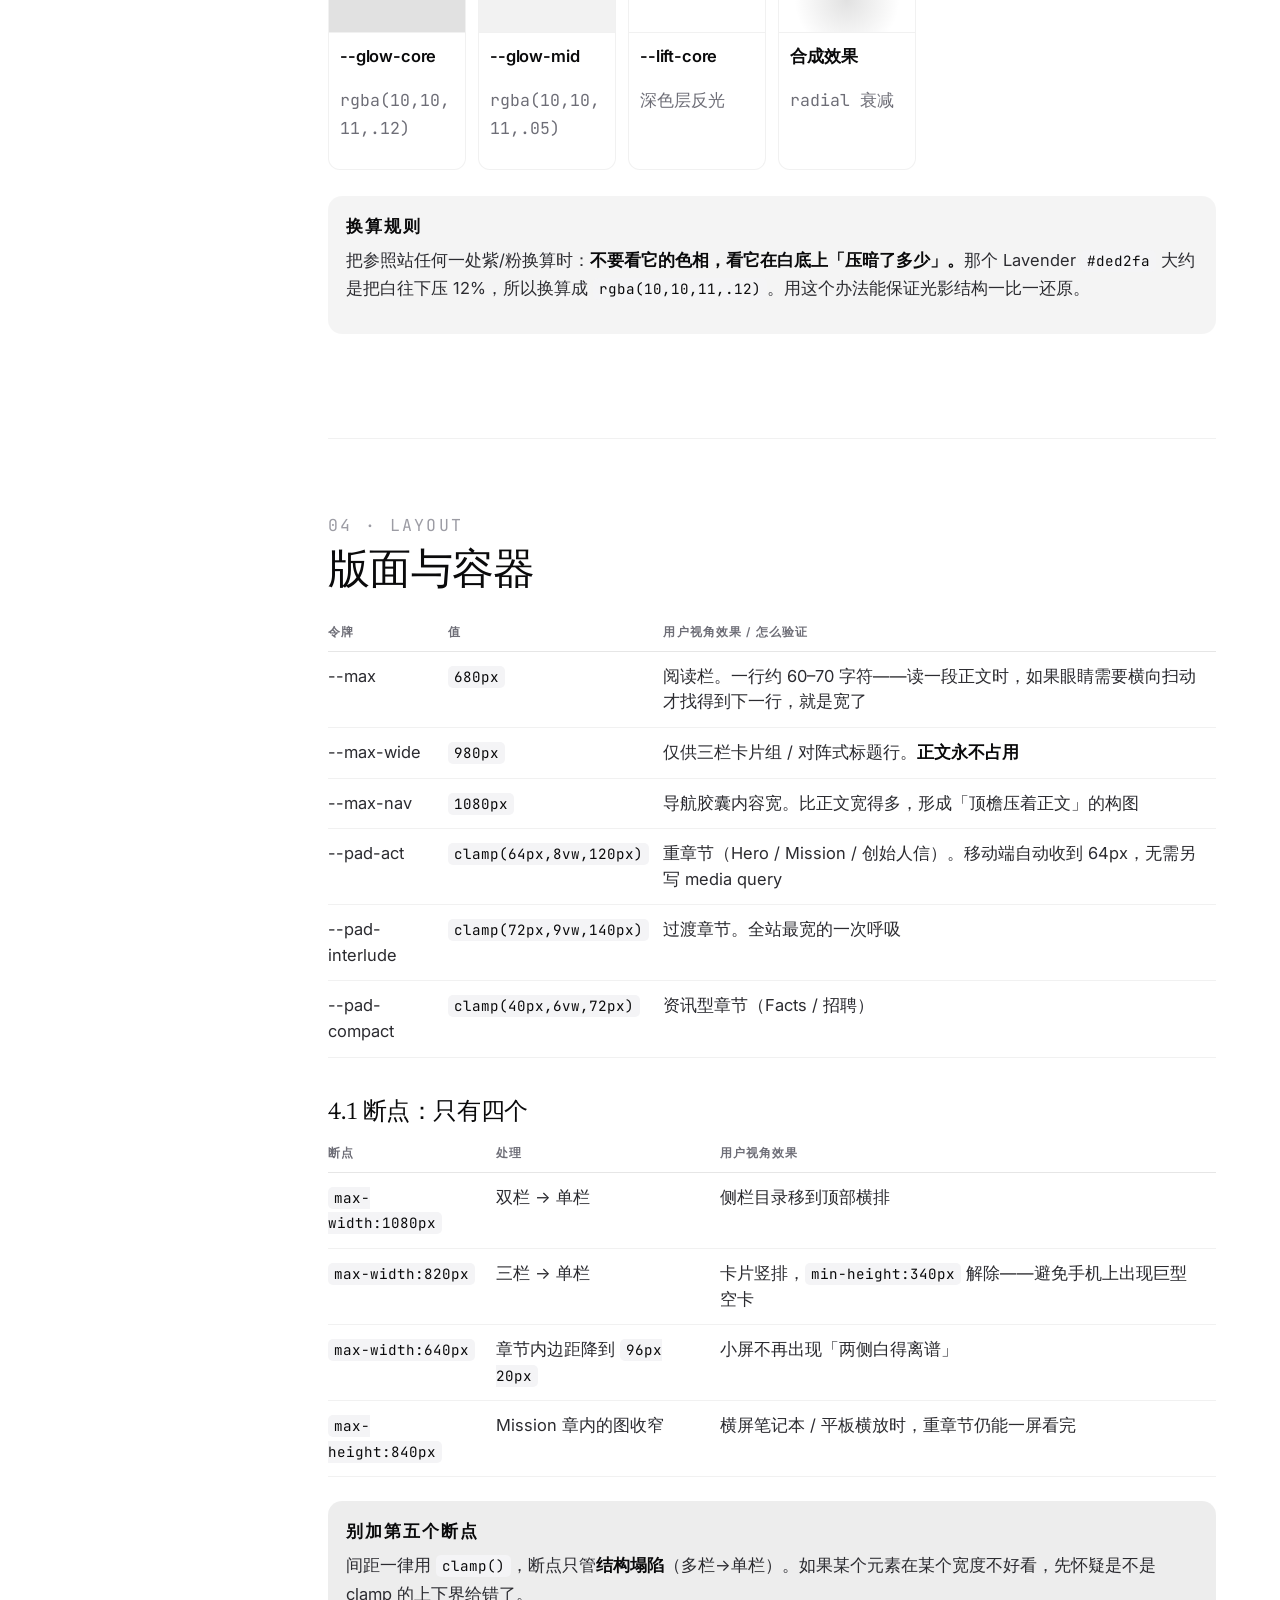
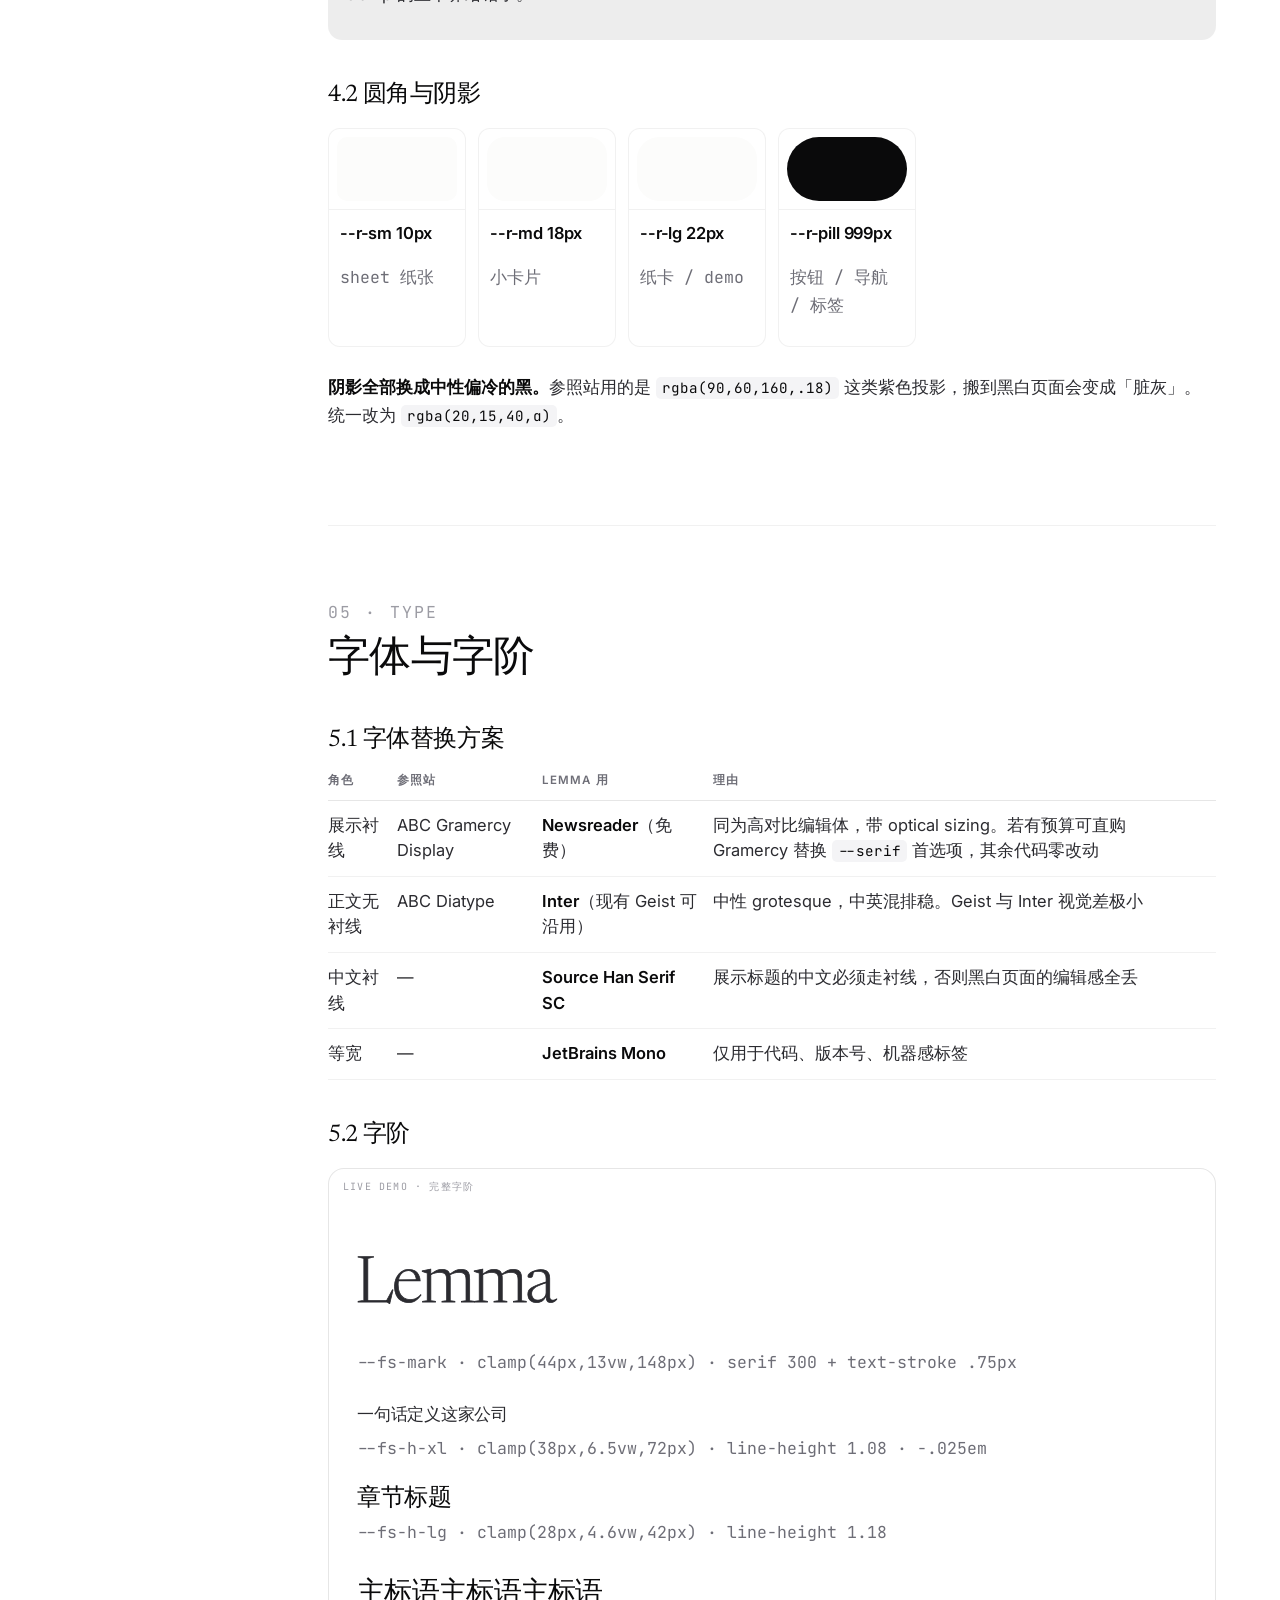
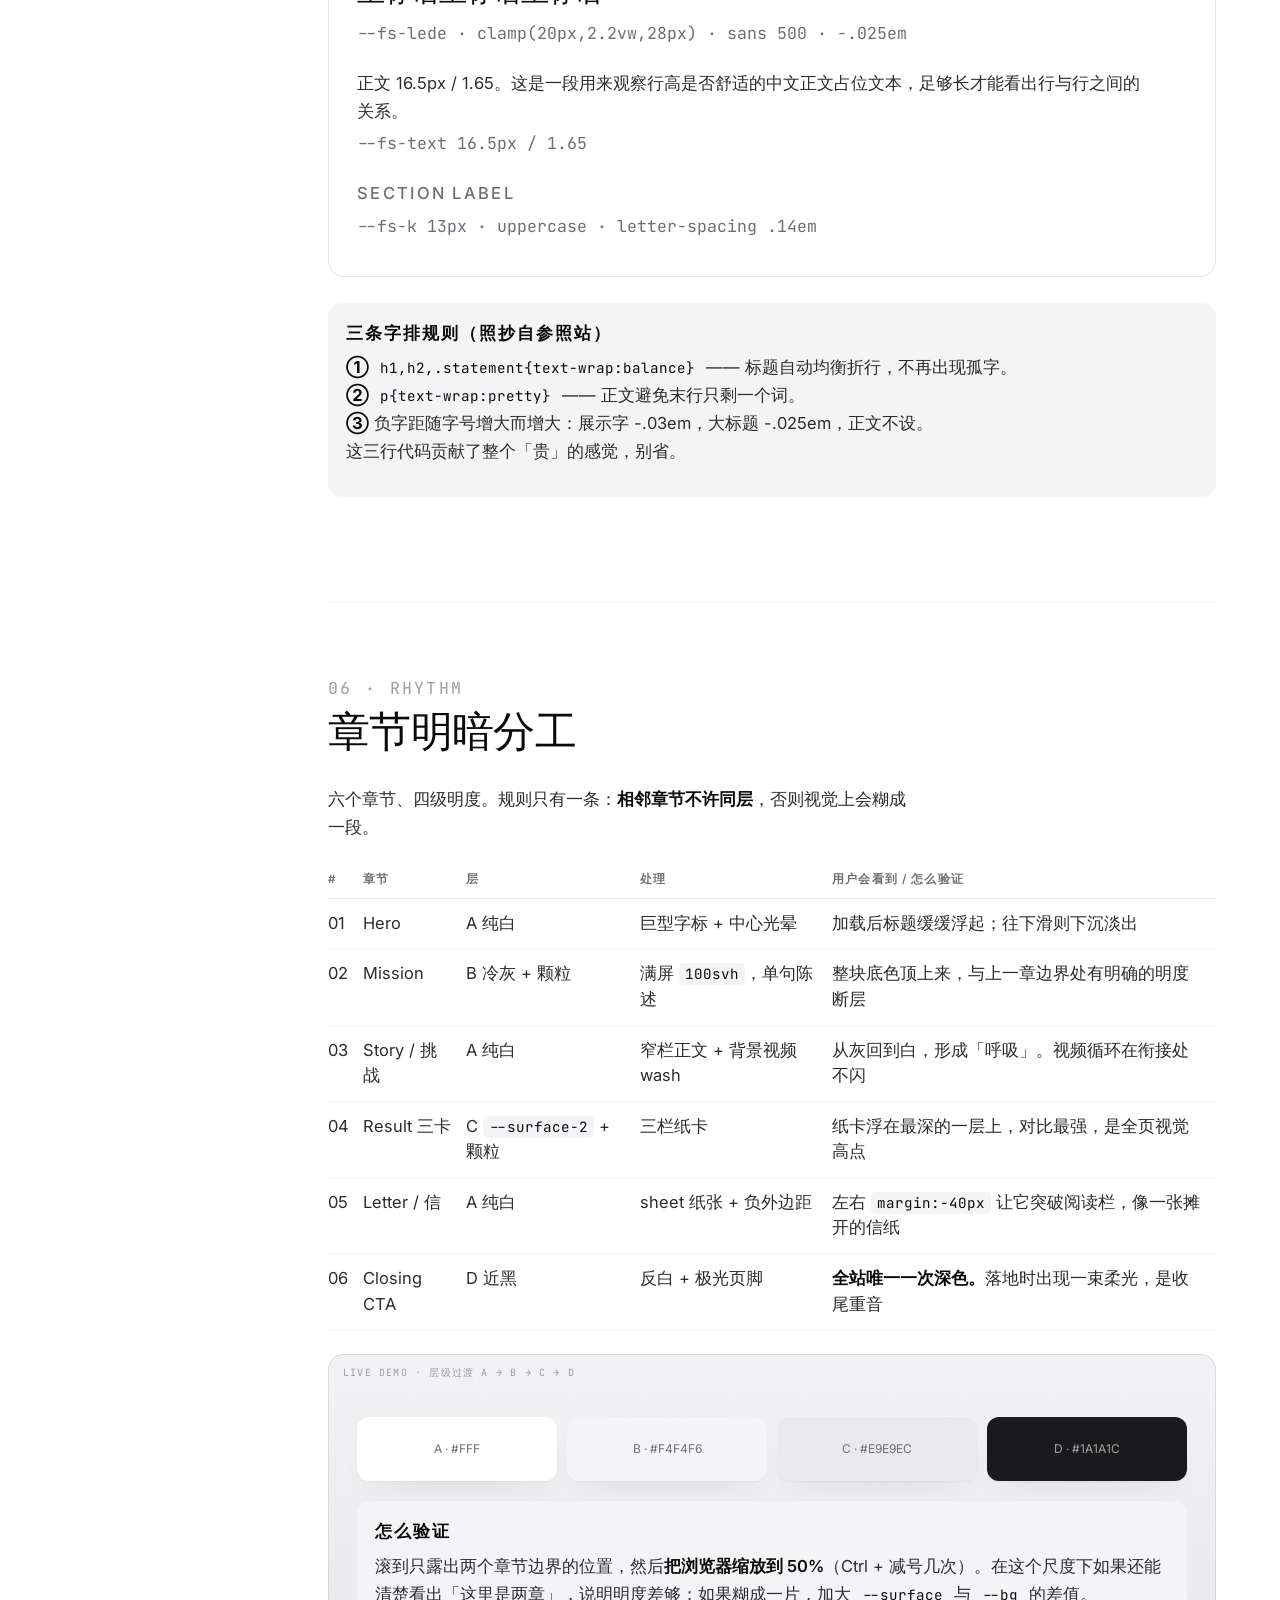
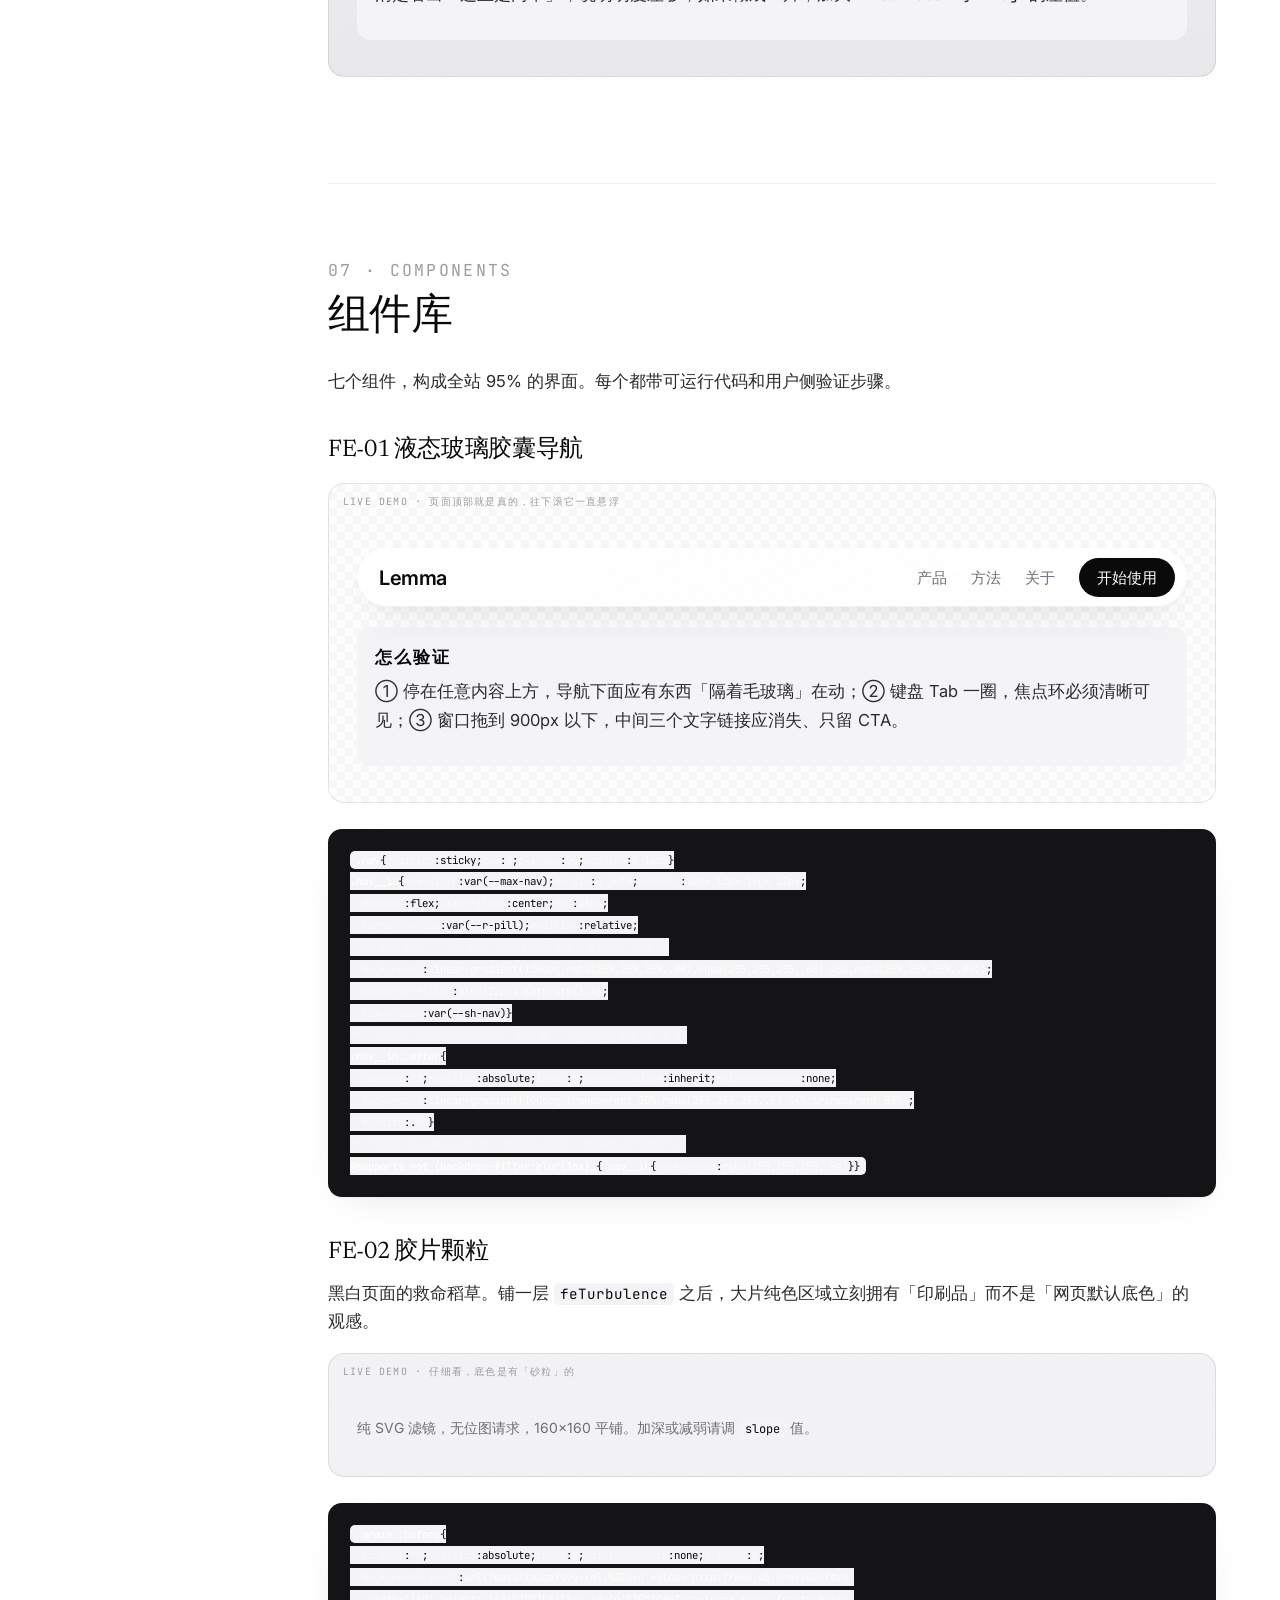
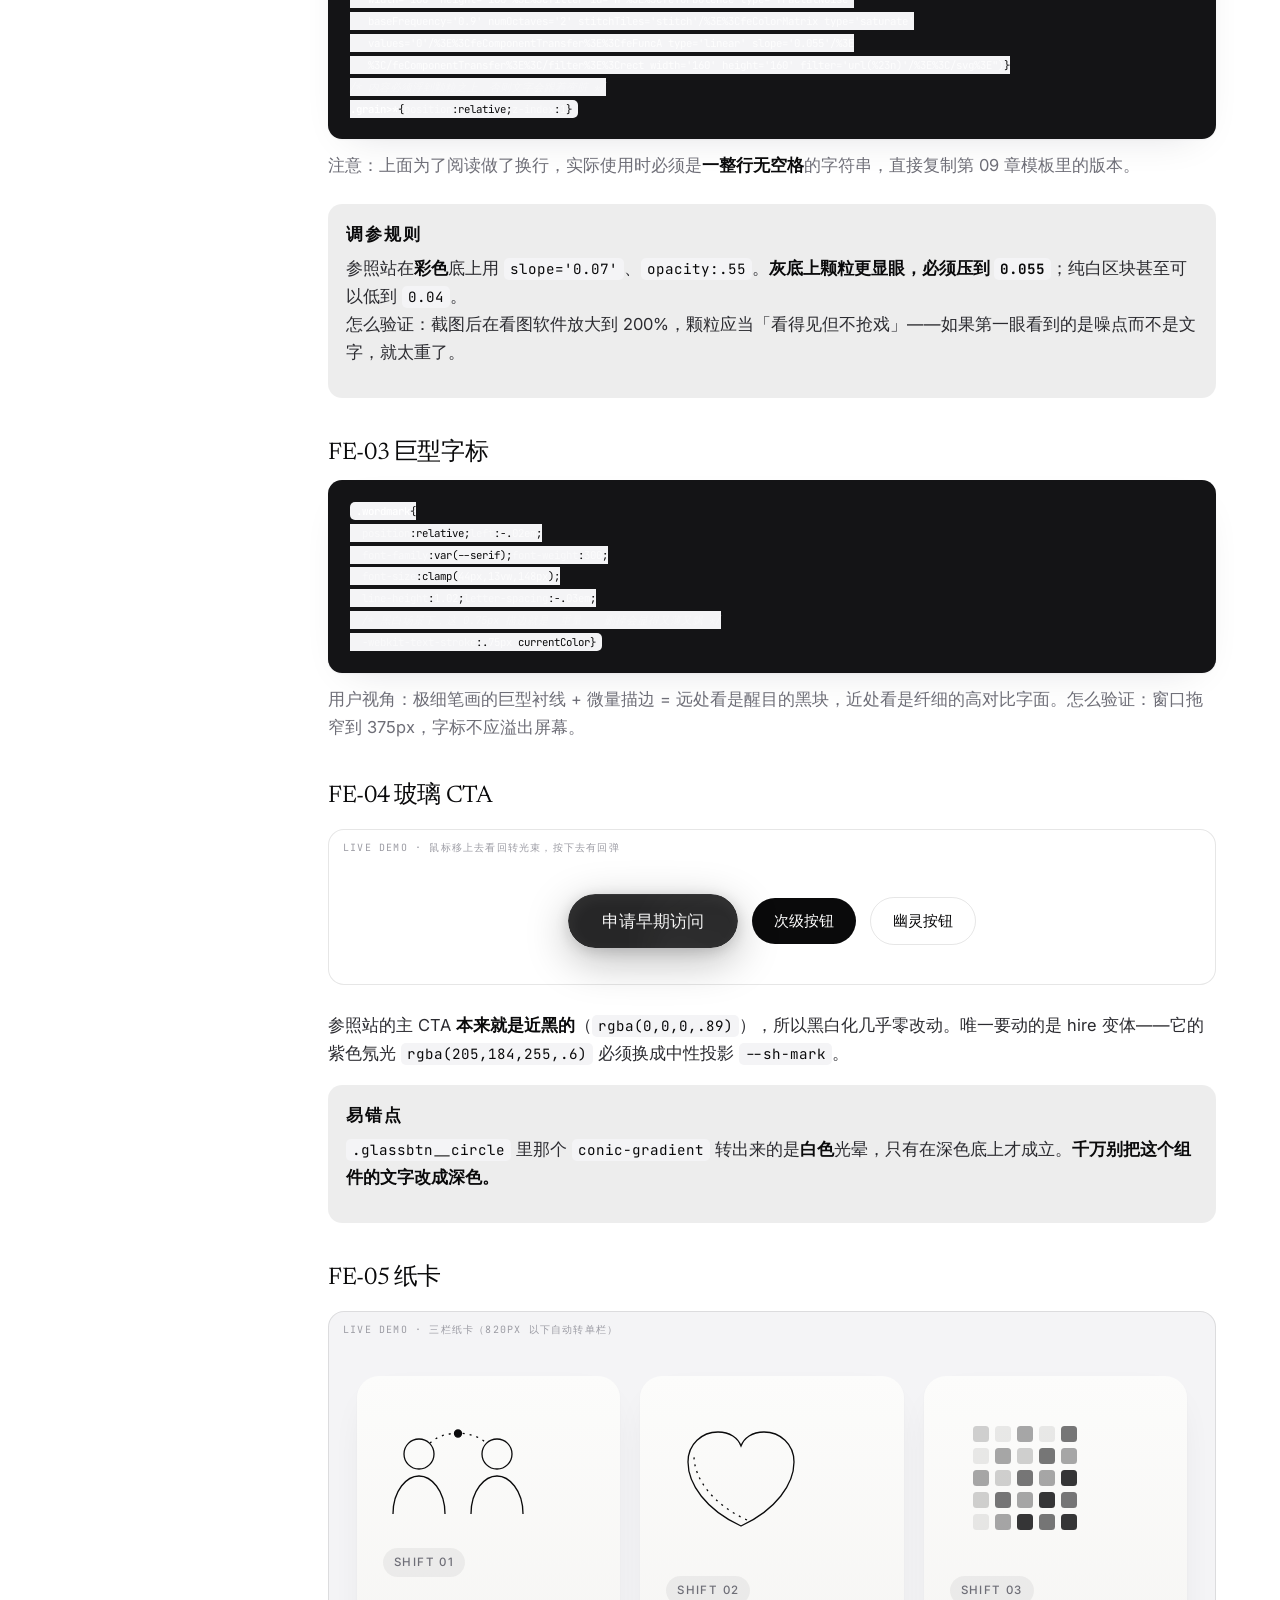
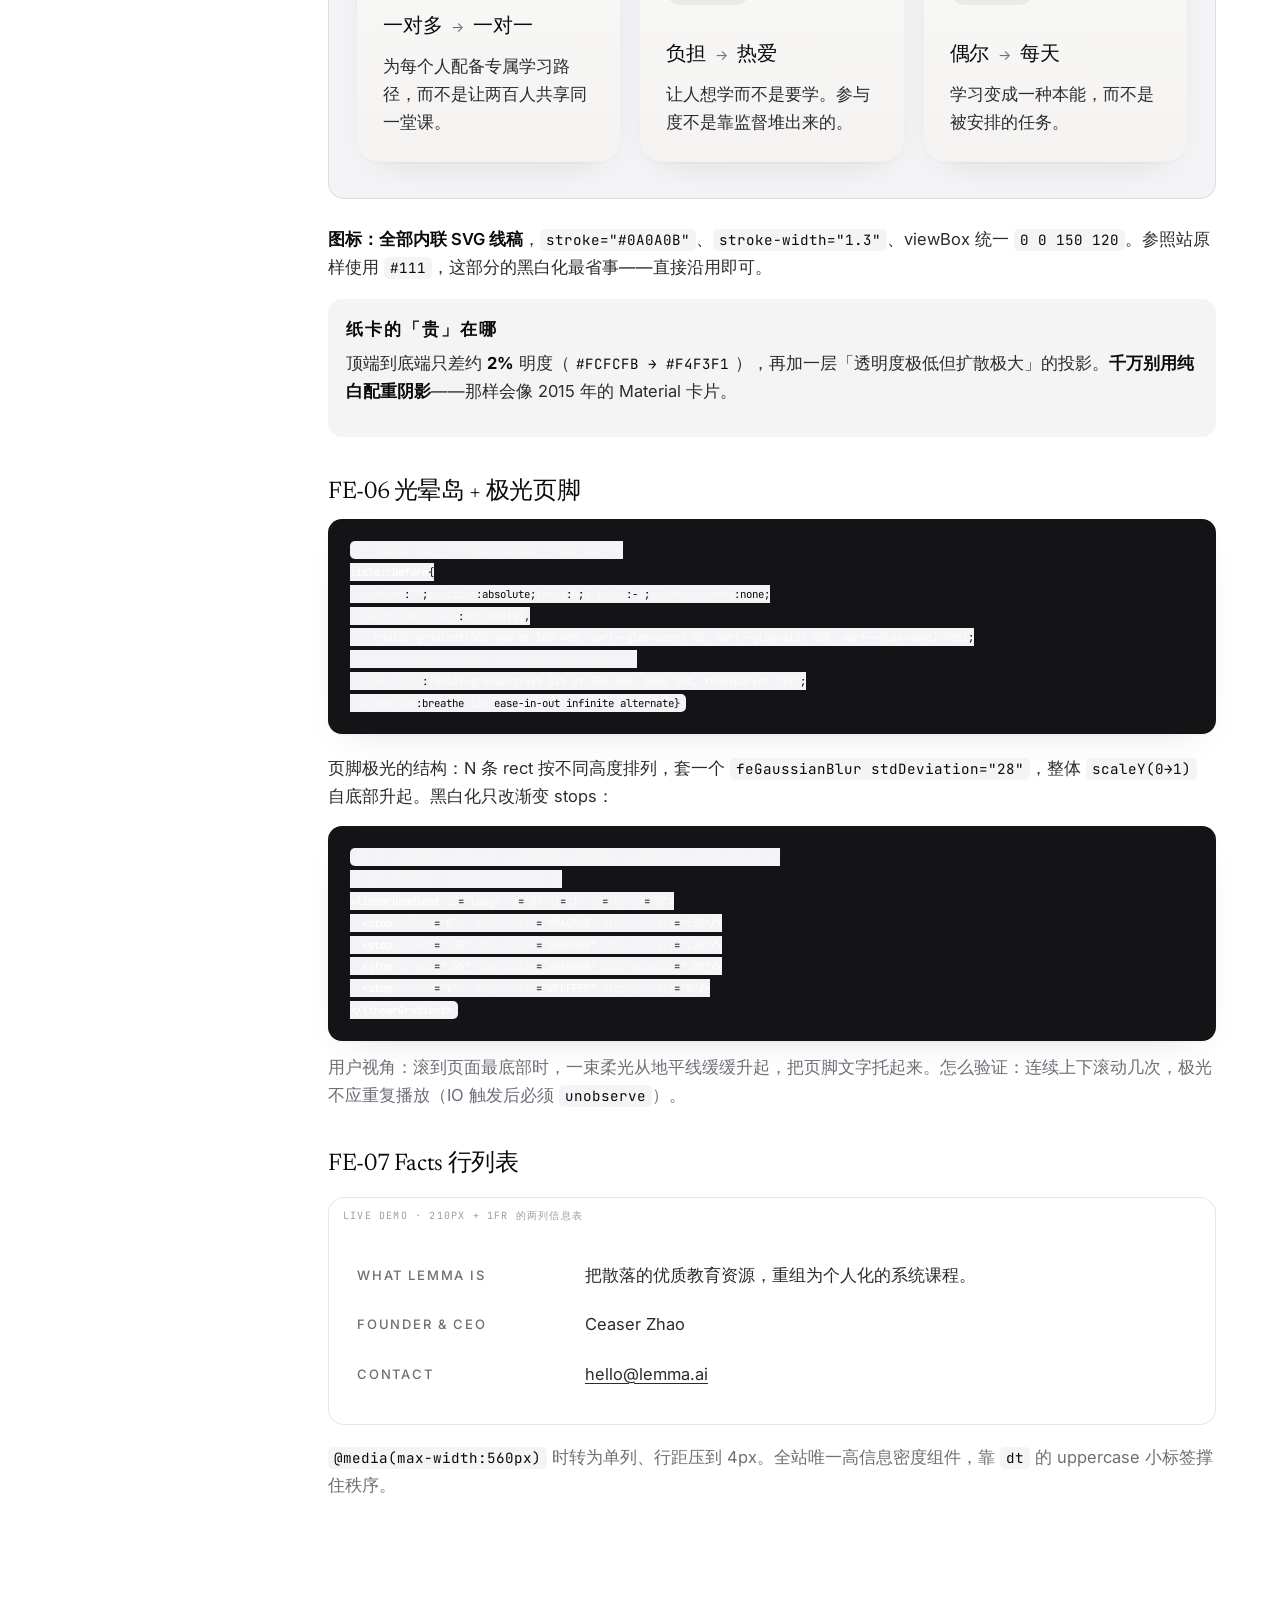
<file: design-guide/Lemma-Website-Style-Guide.html>
<!DOCTYPE html>
<html lang="zh-CN">
<head>
<meta charset="UTF-8">
<meta name="viewport" content="width=device-width, initial-scale=1.0">
<title>Lemma 官网重构 · 黑白视觉与交互规范 v1.0</title>
<meta name="description" content="Lemma AI 官网重构指导：参照 LearnVector 视觉语言，转为黑白配色的完整设计令牌、组件代码与迁移清单。">
<link rel="preconnect" href="https://fonts.googleapis.com">
<link rel="preconnect" href="https://fonts.gstatic.com" crossorigin>
<link href="https://fonts.googleapis.com/css2?family=Newsreader:ital,opsz,wght@0,6..72,300;0,6..72,400;0,6..72,500;1,6..72,400&family=Inter:wght@400;500;600&family=JetBrains+Mono:wght@400;500&display=swap" rel="stylesheet">
<style>
/* ════════════════════════════════════════════════════════════════════
   LEMMA WEB SYSTEM v1.0 — MONOCHROME  (Starter Template)
   交付物第 09 章即为此处第 1–10 段的可复制版本。
   ════════════════════════════════════════════════════════════════════ */

/* ── 1. TOKENS ─────────────────────────────────────────────────────── */
:root{
  /* 墨阶 */
  --ink:#0A0A0B;
  --text:#2B2B30;
  --mut:#6E6E77;
  --mut-2:#9C9CA4;

  /* 冷调层：UI 底板、分区底色（替代参照站的紫/粉区块） */
  --bg:#FFFFFF;
  --surface:#F4F4F6;
  --surface-2:#E9E9EC;
  --surface-3:#1A1A1C;   /* 反转重音层，全文只用一次 */

  /* 暖调层：卡片「纸」（保留参考站那 1–2% 的渐变差） */
  --paper-a:#FCFCFB;
  --paper-b:#F4F3F1;

  /* 描边：只用极轻 hairline，禁止 1px 实心分割线 */
  --hair:rgba(10,10,11,.10);
  --hair-2:rgba(10,10,11,.055);

  /* 光晕：由「色相渐变」降级为「中性明度衰减」 */
  --glow-core:rgba(10,10,11,.12);
  --glow-mid:rgba(10,10,11,.05);
  --glow-none:rgba(10,10,11,0);
  --lift-core:rgba(255,255,255,.55);

  --grain:.055;

  /* 字体 */
  --serif:"Newsreader",Georgia,"Songti SC","Source Han Serif SC",serif;
  --sans:"Inter","PingFang SC","Microsoft YaHei",-apple-system,BlinkMacSystemFont,"Helvetica Neue",Arial,sans-serif;
  --mono:"JetBrains Mono",ui-monospace,SFMono-Regular,Menlo,Consolas,monospace;

  /* 容器 */
  --max:680px;
  --max-wide:980px;
  --max-nav:1080px;

  /* 章节呼吸：三档 */
  --pad-act:clamp(64px,8vw,120px);
  --pad-interlude:clamp(72px,9vw,140px);
  --pad-compact:clamp(40px,6vw,72px);

  /* 圆角 */
  --r-sm:10px;
  --r-md:18px;
  --r-lg:22px;
  --r-pill:999px;

  /* 阴影：一律中性偏冷的黑，禁止紫/蓝投影 */
  --sh-paper:0 1px 2px rgba(20,15,40,.04),0 14px 40px -22px rgba(20,15,40,.16);
  --sh-sheet:0 32px 90px rgba(20,15,40,.10),0 4px 16px rgba(20,15,40,.05);
  --sh-nav:inset 0 -1px 1px rgba(10,10,11,.05),0 2px 8px rgba(10,10,11,.04),0 14px 44px -18px rgba(10,10,11,.18);
  --sh-mark:0 12px 44px rgba(10,10,11,.28),0 3px 14px rgba(10,10,11,.14);

  /* 缓动 */
  --ease:cubic-bezier(.23,1,.32,1);
  --ease-out:cubic-bezier(.16,1,.3,1);

  /* 字阶 */
  --fs-mark:clamp(44px,13vw,148px);
  --fs-h-xl:clamp(38px,6.5vw,72px);
  --fs-h-lg:clamp(28px,4.6vw,42px);
  --fs-stat:clamp(26px,4.4vw,38px);
  --fs-lede:clamp(20px,2.2vw,28px);
  --fs-body:17.5px;
  --fs-text:16.5px;
  --fs-sm:15.5px;
  --fs-k:13px;
}

*,*::before,*::after{box-sizing:border-box}
html,body,h1,h2,h3,h4,p,dl,dd,dt,figure,blockquote{margin:0;padding:0}
html{scroll-behavior:smooth;color-scheme:light;-webkit-text-size-adjust:100%;-webkit-tap-highlight-color:transparent}
@media(prefers-reduced-motion:reduce){html{scroll-behavior:auto}}

body{
  background:var(--bg);color:var(--text);
  font-family:var(--sans);font-weight:400;
  font-size:var(--fs-body);line-height:1.6;
  -webkit-font-smoothing:antialiased;
  overflow-x:clip;
}
::selection{background:rgba(10,10,11,.12);color:var(--ink)}
a{color:inherit}

/* 焦点环：黑白系统里这是极少数被允许的实描边 */
:is(a,button):focus-visible{outline:2px solid var(--ink);outline-offset:3px;border-radius:4px}

h1,h2,h3,h4{color:var(--ink);margin:0 0 .5em}
h1,h2,.statement{text-wrap:balance}
p{text-wrap:pretty;margin:0 0 16px}
img,svg,video{max-width:100%}

.wrap{max-width:var(--max);margin:0 auto;padding:0 24px}

/*.k 章节小标签 —— 全站唯一的「大写 + 字距」控件 */
.k{font-size:var(--fs-k);letter-spacing:.14em;text-transform:uppercase;color:var(--mut);margin:0 0 16px;font-weight:500}

h2{font-family:var(--serif);font-weight:400;font-size:var(--fs-h-lg);line-height:1.18;letter-spacing:-.015em;margin-bottom:24px}

section[id]{scroll-margin-top:76px}

/* ── 2. 胶片颗粒 FE-02 ─────────────────────────────────────────────── */
.grain{position:relative;isolation:isolate}
.grain::before{
  content:"";position:absolute;inset:0;pointer-events:none;z-index:0;
  background-image:url("data:image/svg+xml,%3Csvg xmlns='http://www.w3.org/2000/svg' width='160' height='160'%3E%3Cfilter id='n'%3E%3CfeTurbulence type='fractalNoise' baseFrequency='0.9' numOctaves='2' stitchTiles='stitch'/%3E%3CfeColorMatrix type='saturate' values='0'/%3E%3CfeComponentTransfer%3E%3CfeFuncA type='linear' slope='0.055'/%3E%3C/feComponentTransfer%3E%3C/filter%3E%3Crect width='160' height='160' filter='url(%23n)'/%3E%3C/svg%3E");
}
.grain>*{position:relative;z-index:1}

/* ── 3. 液态玻璃导航 FE-01 ─────────────────────────────────────────── */
.nav{position:sticky;top:0;z-index:50;padding:0 16px}
.nav__in{
  max-width:var(--max-nav);margin:0 auto;padding:10px 12px 10px 22px;
  display:flex;align-items:center;gap:28px;
  border-radius:var(--r-pill);position:relative;
  background:linear-gradient(120deg,rgba(255,255,255,.88),rgba(255,255,255,.68) 45%,rgba(255,255,255,.84));
  -webkit-backdrop-filter:blur(22px) saturate(1.4);
  backdrop-filter:blur(22px) saturate(1.4);
  box-shadow:var(--sh-nav);
}
.nav__in::after{
  content:"";position:absolute;inset:0;border-radius:var(--r-pill);pointer-events:none;
  background:linear-gradient(100deg,transparent 30%,rgba(255,255,255,.5) 44%,transparent 58%);
  opacity:.55;
}
@supports not ((backdrop-filter:blur(1px)) or (-webkit-backdrop-filter:blur(1px))){
  .nav__in{background:rgba(255,255,255,.94)}
}
.brand{font-family:var(--sans);font-weight:600;font-size:20px;text-decoration:none;letter-spacing:-.02em;color:var(--ink)}
.nav__links{display:flex;gap:24px;margin-left:auto;align-items:center}
.nav__links a{font-size:14.5px;color:var(--mut);text-decoration:none;transition:color 150ms ease}
.nav__links a:not(.nav__cta){padding:14px 4px;margin:-14px -4px}
.nav__links a:hover{color:var(--ink)}
.nav__cta{
  background:var(--ink);color:#fff !important;padding:8px 18px;border-radius:var(--r-pill);
  font-weight:500;white-space:nowrap;
  transition:transform 160ms var(--ease),opacity 150ms ease;
}
@media(hover:hover) and (pointer:fine){.nav__cta:hover{opacity:.85}}
.nav__cta:active{transform:scale(.97)}
@media(max-width:900px){.nav__links a:not(.nav__cta){display:none}}
@media(max-width:480px){.nav__in{gap:14px;padding:8px 10px 8px 16px}.brand{font-size:18px}.nav__cta{font-size:13px;padding:11px 14px}}

/* ── 4. 巨型字标 FE-03 ─────────────────────────────────────────────── */
.wordmark{
  position:relative;left:-.02em;
  font-family:var(--serif);font-weight:300;
  font-size:var(--fs-mark);line-height:1.02;letter-spacing:-.03em;
  margin:0 0 40px;
  -webkit-text-stroke:.75px currentColor;
}

/* ── 5. 陈述级排版 ─────────────────────────────────────────────────── */
.statement{font-family:var(--serif);font-weight:400;font-size:var(--fs-stat);line-height:1.14;letter-spacing:-.015em;max-width:600px;margin:0 auto 14px}
.statement em{font-style:italic}
.oneliner{font-family:var(--sans);font-weight:500;font-size:var(--fs-lede);line-height:1.4;letter-spacing:-.025em;max-width:56ch;text-wrap:balance;margin:0 auto 42px}

/* ── 6. 玻璃 CTA FE-04 ─────────────────────────────────────────────── */
.glassbtn{
  position:relative;display:inline-flex;align-items:center;justify-content:center;
  height:54px;padding:0 34px;overflow:hidden;border:0;border-radius:var(--r-pill);
  color:rgba(255,255,255,.94);text-decoration:none;cursor:pointer;
  font-family:var(--sans);font-size:16.5px;font-weight:500;letter-spacing:-.01em;
  transition:transform 160ms var(--ease);
}
.glassbtn::before,.glassbtn::after{content:"";position:absolute;inset:0;border-radius:inherit}
.glassbtn::before{background:rgba(10,10,11,.89);box-shadow:inset 2px 4px 16px rgba(255,255,255,.06)}
.glassbtn::after{z-index:2;border:1px solid rgba(255,255,255,.25);opacity:.25;pointer-events:none;
  -webkit-mask-image:linear-gradient(170deg,#000,transparent 50%);
  mask-image:linear-gradient(170deg,#000,transparent 50%)}
.glassbtn__title{position:relative;z-index:4}
.glassbtn__circle{position:absolute;z-index:3;top:calc(50% - 100px);left:calc(50% - 100px);width:200px;height:200px}
.glassbtn__circle::before,.glassbtn__circle::after{content:"";position:absolute;inset:0;border-radius:50%}
.glassbtn__circle::before{
  background:conic-gradient(from 180deg,rgba(255,255,255,.012) 180deg,rgba(255,255,255,.06) 360deg);
  filter:blur(15px);animation:glassbtn-circle 3.6s linear infinite;transition:opacity .5s}
.glassbtn__circle::after{inset:30px;background:rgba(255,255,255,.14);opacity:0;filter:blur(5px);
  transform:scale(.5);transition:opacity .5s,transform .7s;
  -webkit-mask-image:radial-gradient(50% 50%,#000,rgba(23,23,23,0));
  mask-image:radial-gradient(50% 50%,#000,rgba(23,23,23,0))}
.glassbtn--lift{box-shadow:var(--sh-mark)}
@media(hover:hover) and (pointer:fine){.glassbtn:hover{transform:translateY(-1px)}}
.glassbtn:hover .glassbtn__circle::before{opacity:0}
.glassbtn:hover .glassbtn__circle::after{opacity:1;transform:scale(1)}
.glassbtn:active{transform:scale(.98)}
@keyframes glassbtn-circle{
  0%{transform:translate(0) rotate(0)}
  25%{transform:translateX(-30px) rotate(90deg)}
  50%{transform:translate(0) rotate(180deg)}
  75%{transform:translateX(30px) rotate(270deg)}
  100%{transform:translate(0) rotate(360deg)}}
@media(prefers-reduced-motion:reduce){.glassbtn__circle::before{animation:none}}

.pill{
  display:inline-block;padding:11px 22px;border-radius:var(--r-pill);
  background:var(--ink);color:#fff !important;font-size:15px;font-weight:500;text-decoration:none;
  transition:transform 160ms var(--ease),opacity 150ms ease;
}
.pill--ghost{background:transparent;color:var(--ink) !important;border:1px solid var(--hair)}
@media(hover:hover) and (pointer:fine){.pill:hover{opacity:.86}}
.pill:active{transform:scale(.97)}

/* ── 7. 纸卡系统 FE-05 ─────────────────────────────────────────────── */
.paper{
  background:linear-gradient(180deg,var(--paper-a),var(--paper-b));
  border-radius:var(--r-lg);padding:28px 26px 26px;
  box-shadow:var(--sh-paper);
}
.tcard{min-height:340px;display:flex;flex-direction:column}
.tcard svg{margin:auto 0}
.tcard .tag{display:inline-block;width:max-content;margin:24px 0 12px;font-size:11.5px;letter-spacing:.12em;
  padding:5px 11px;border-radius:var(--r-pill);background:rgba(10,10,11,.05);color:var(--mut);font-weight:500;text-transform:uppercase}
.tflip{display:flex;align-items:baseline;gap:9px;flex-wrap:wrap;margin:26px 0 12px;
  font-family:var(--serif);font-size:20px;font-weight:400;color:var(--ink);line-height:1.25;letter-spacing:-.01em}
.tflip .tarrow{font-family:var(--sans);font-size:14px;color:var(--mut)}
.tcard p{font-size:var(--fs-text);line-height:1.65;color:var(--text);margin:0}

.trio{display:grid;grid-template-columns:repeat(3,minmax(0,1fr));gap:20px;max-width:var(--max-wide);margin:0 auto}
@media(max-width:820px){.trio{grid-template-columns:1fr}.tcard{min-height:0}.tcard svg{margin:6px auto 10px}.tflip{margin:20px 0 10px}}

/* ── 8. 纸面区块 sheet ─────────────────────────────────────────────── */
.sheet{position:relative;background:linear-gradient(180deg,var(--paper-a),var(--paper-b));
  border-radius:var(--r-sm);padding:56px 52px 46px;box-shadow:var(--sh-sheet)}
.sheet::before{content:"";position:absolute;inset:0;border-radius:var(--r-sm);pointer-events:none;opacity:.4;
  background-image:url("data:image/svg+xml,%3Csvg xmlns='http://www.w3.org/2000/svg' width='160' height='160'%3E%3Cfilter id='n'%3E%3CfeTurbulence type='fractalNoise' baseFrequency='0.9' numOctaves='2' stitchTiles='stitch'/%3E%3CfeColorMatrix type='saturate' values='0'/%3E%3CfeComponentTransfer%3E%3CfeFuncA type='linear' slope='0.055'/%3E%3C/feComponentTransfer%3E%3C/filter%3E%3Crect width='160' height='160' filter='url(%23n)'/%3E%3C/svg%3E")}
.sheet>*{position:relative}
.sheet p{font-size:17px;line-height:1.7}
@media(max-width:760px){.sheet{padding:32px 24px 28px}}

/* ── 9. 光晕岛 FE-06 ───────────────────────────────────────────────── */
.isle{position:relative;isolation:isolate;overflow:hidden;background:var(--bg);padding:var(--pad-act) 0}
.isle::before{
  content:"";position:absolute;inset:0;z-index:-1;pointer-events:none;
  background-image:
    url("data:image/svg+xml,%3Csvg xmlns='http://www.w3.org/2000/svg' width='160' height='160'%3E%3Cfilter id='n'%3E%3CfeTurbulence type='fractalNoise' baseFrequency='0.9' numOctaves='2' stitchTiles='stitch'/%3E%3CfeColorMatrix type='saturate' values='0'/%3E%3CfeComponentTransfer%3E%3CfeFuncA type='linear' slope='0.05'/%3E%3C/feComponentTransfer%3E%3C/filter%3E%3Crect width='160' height='160' filter='url(%23n)'/%3E%3C/svg%3E"),
    radial-gradient(50% 46% at 50% 46%,var(--glow-core) 0%,var(--glow-mid) 42%,var(--glow-none) 78%);
  -webkit-mask-image:radial-gradient(58% 52% at 50% 46%,#000 30%,transparent 78%);
  mask-image:radial-gradient(58% 52% at 50% 46%,#000 30%,transparent 78%);
  animation:breathe 12s ease-in-out infinite alternate;
}
@keyframes breathe{from{opacity:.72}to{opacity:1}}
@media(prefers-reduced-motion:reduce){.isle::before{animation:none}}

.slab{position:relative;overflow:hidden;background:var(--surface-3);color:rgba(255,255,255,.88);padding:var(--pad-act) 0}
.slab h2{color:#fff}
.slab .k{color:rgba(255,255,255,.55)}
.slab::before{content:"";position:absolute;inset:0;pointer-events:none;
  background:radial-gradient(46% 50% at 50% 40%,var(--lift-core),transparent 72%);opacity:.7}

/* ── 10. 入场揭示 FE-07 ────────────────────────────────────────────── */
.rise{opacity:0;transform:translateY(10px);animation:rise .6s var(--ease) forwards}
@keyframes rise{to{opacity:1;transform:none}}

.sr>.wrap>*,.story.sr>*{opacity:0;transform:translateY(12px);
  transition:opacity .55s var(--ease),transform .55s var(--ease)}
.sr.in>.wrap>*,.story.sr.in>*{opacity:1;transform:none}
.sr.in>.wrap>*:nth-child(2),.story.sr.in>*:nth-child(2){transition-delay:60ms}
.sr.in>.wrap>*:nth-child(3),.story.sr.in>*:nth-child(3){transition-delay:120ms}
.sr.in>.wrap>*:nth-child(4),.story.sr.in>*:nth-child(4){transition-delay:180ms}
.sr.in>.wrap>*:nth-child(5),.story.sr.in>*:nth-child(5){transition-delay:240ms}
.sr.in>.wrap>*:nth-child(6),.story.sr.in>*:nth-child(6){transition-delay:300ms}
.sr.in>.wrap>*:nth-child(n+7),.story.sr.in>*:nth-child(n+7){transition-delay:360ms}
@media(prefers-reduced-motion:reduce){
  .rise{transform:none;animation:fadeonly .5s ease forwards}
  .sr>.wrap>*,.story.sr>*{transform:none;transition:opacity .3s ease}
}
@keyframes fadeonly{from{opacity:0}to{opacity:1}}

.skip{position:absolute;left:-9999px}
.skip:focus{left:16px;top:12px;background:#fff;padding:8px 12px;z-index:99}

/* ══ 以下为「指南文档自身」的排版，不属于交付组件 ══════════════════ */
.shell{display:grid;grid-template-columns:264px minmax(0,1fr);gap:0;max-width:1400px;margin:0 auto}
.toc{position:sticky;top:0;align-self:start;height:100vh;overflow-y:auto;padding:96px 20px 40px 32px;border-right:1px solid var(--hair-2)}
.toc ol{list-style:none;padding:0;margin:0}
.toc li{margin:0 0 2px}
.toc a{display:block;padding:6px 10px;border-radius:8px;font-size:13.5px;color:var(--mut);text-decoration:none;transition:color 150ms ease,background 150ms ease}
.toc a:hover{color:var(--ink);background:var(--surface)}
.toc a.on{color:var(--ink);background:var(--surface);font-weight:500}
.toc__num{font-family:var(--mono);font-size:11px;color:var(--mut-2);margin-right:8px}
.toc__lead{font-size:11px;letter-spacing:.16em;text-transform:uppercase;color:var(--mut-2);margin:0 0 14px 10px;font-weight:500}
.doc{padding:0 clamp(24px,5vw,72px) 120px;min-width:0}
.doc>section{padding:0 0 var(--pad-compact)}
@media(max-width:1080px){
  .shell{grid-template-columns:1fr}
  .toc{position:static;height:auto;padding:20px 24px;border-right:0;border-bottom:1px solid var(--hair-2)}
  .toc ol{display:flex;flex-wrap:wrap;gap:4px}
  .doc{padding-top:40px}
}

.eyebrow{font-family:var(--mono);font-size:11.5px;letter-spacing:.14em;text-transform:uppercase;color:var(--mut-2);margin:0 0 10px}
h3{font-family:var(--serif);font-weight:400;font-size:24px;line-height:1.25;letter-spacing:-.015em;margin:40px 0 12px}
h4{font-family:var(--sans);font-weight:600;font-size:14px;letter-spacing:-.01em;margin:24px 0 10px}
.doc p,.doc li,.doc dd,.doc td{font-size:var(--fs-text);line-height:1.7}
.doc ul,.doc ol{padding-left:22px;margin:0 0 16px}
.doc li{margin-bottom:8px}
.doc strong{color:var(--ink);font-weight:600}
.doc code{font-family:var(--mono);font-size:.86em;background:var(--surface);padding:2px 6px;border-radius:5px;color:var(--ink)}

.lead{font-size:19px;line-height:1.65;color:var(--text);max-width:62ch;margin:0 0 28px}
.rule{height:1px;background:var(--hair-2);border:0;margin:0 0 56px}
.chapter{padding-top:var(--pad-compact) !important;border-top:1px solid var(--hair-2);margin-top:8px}

.tbl{width:100%;border-collapse:collapse;margin:16px 0 24px;font-size:14.5px}
.tbl th{text-align:left;font-weight:600;font-size:11.5px;letter-spacing:.1em;text-transform:uppercase;color:var(--mut);
  padding:0 14px 10px 0;border-bottom:1px solid var(--hair)}
.tbl td{padding:12px 14px 12px 0;border-bottom:1px solid var(--hair-2);vertical-align:top;line-height:1.55}
.tbl tr:hover td{background:rgba(10,10,11,.012)}

.swatches{display:grid;grid-template-columns:repeat(auto-fill,minmax(132px,1fr));gap:12px;margin:18px 0 26px}
.sw{border:1px solid var(--hair-2);border-radius:12px;overflow:hidden;background:var(--bg)}
.sw__chip{height:64px}
.sw__meta{padding:9px 11px 11px;border-top:1px solid var(--hair-2)}
.sw__name{font-size:12px;font-weight:600;color:var(--ink);letter-spacing:-.01em}
.sw__val{font-family:var(--mono);font-size:10.5px;color:var(--mut);margin-top:2px;word-break:break-all}

pre{margin:0 0 20px;background:#141416;color:rgba(255,255,255,.9);border-radius:14px;padding:20px 22px;
  overflow-x:auto;font-family:var(--mono);font-size:12.5px;line-height:1.75;box-shadow:var(--sh-paper)}
pre code{background:none;padding:0;color:inherit;font-size:inherit}
.c-kw{color:rgba(255,255,255,.5)}
.c-cm{color:rgba(255,255,255,.34);font-style:italic}
.c-str{color:rgba(255,255,255,.8)}
.c-sel{color:#fff;font-weight:500}
.c-num{color:rgba(255,255,255,.68)}
.cap{font-size:12.5px;color:var(--mut);margin:-8px 0 24px;line-height:1.6}

.note{border-radius:14px;padding:16px 18px;margin:18px 0 24px;background:var(--surface);font-size:15px;line-height:1.65}
.note--do{background:rgba(10,10,11,.045)}
.note--warn{background:rgba(10,10,11,.07)}
.note b{color:var(--ink)}
.note__t{font-size:11px;letter-spacing:.12em;text-transform:uppercase;color:var(--ink);font-weight:700;margin:0 0 6px}

.demo{border:1px solid var(--hair);border-radius:16px;padding:36px 28px;margin:18px 0 26px;position:relative;background:var(--bg)}
.demo__label{position:absolute;top:10px;left:14px;font-family:var(--mono);font-size:10px;letter-spacing:.12em;
  text-transform:uppercase;color:var(--mut-2)}
.demo--checker{background-image:linear-gradient(45deg,rgba(10,10,11,.03) 25%,transparent 25%,transparent 75%,rgba(10,10,11,.03) 75%),
  linear-gradient(45deg,rgba(10,10,11,.03) 25%,transparent 25%,transparent 75%,rgba(10,10,11,.03) 75%);
  background-size:16px 16px;background-position:0 0,8px 8px}
.demo__row{display:flex;flex-wrap:wrap;gap:14px;align-items:center;justify-content:center;margin-top:18px}

.mg{display:grid;grid-template-columns:repeat(auto-fit,minmax(220px,1fr));gap:16px;margin:20px 0 28px}
.mg__c{border:1px solid var(--hair-2);border-radius:14px;padding:18px 18px 16px}
.mg__k{font-family:var(--mono);font-size:10.5px;letter-spacing:.1em;text-transform:uppercase;color:var(--mut-2);margin:0 0 8px}
.mg__v{font-size:15px;line-height:1.55;color:var(--ink);font-weight:500;margin:0}
.mg__n{font-size:13px;line-height:1.55;color:var(--mut);margin:6px 0 0}

.hero-doc{padding:clamp(56px,9vw,110px) 0 clamp(40px,6vw,64px);text-align:center}
.hero-doc .wordmark{font-size:clamp(38px,9vw,92px);margin-bottom:24px}
.tagrow{display:flex;gap:8px;justify-content:center;flex-wrap:wrap;margin:0 0 34px}
.tagrow span{font-family:var(--mono);font-size:11px;letter-spacing:.08em;text-transform:uppercase;
  padding:5px 12px;border-radius:var(--r-pill);border:1px solid var(--hair);color:var(--mut)}
.ver{display:inline-flex;align-items:center;gap:7px;font-family:var(--mono);font-size:11.5px;color:var(--mut);
  border:1px solid var(--hair);border-radius:var(--r-pill);padding:5px 13px;margin:0 0 22px}
.txtlink{text-decoration:underline;text-underline-offset:3px;text-decoration-thickness:1px;transition:color 150ms ease}
.txtlink:hover{color:var(--ink)}
.ck{display:flex;gap:10px;align-items:flex-start;padding:11px 0;border-bottom:1px solid var(--hair-2)}
.ck__box{flex:0 0 15px;height:15px;border:1px solid var(--hair);border-radius:4px;margin-top:5px}
footer.docfoot{border-top:1px solid var(--hair-2);padding:40px 0 0;color:var(--mut);font-size:14px}
</style>
</head>
<body>

<a class="skip" href="#doc">跳到正文</a>

<header class="nav">
  <div class="nav__in">
    <a class="brand" href="#top">Lemma<span style="color:var(--mut-2)">/</span>Web</a>
    <nav class="nav__links" aria-label="章节">
      <a href="#s3">色彩</a>
      <a href="#s5">字体</a>
      <a href="#s7">组件</a>
      <a href="#s8">动效</a>
      <a href="#s9">模板</a>
      <a class="nav__cta" href="#s11">迁移清单</a>
    </nav>
  </div>
</header>

<div class="shell">
  <aside class="toc">
    <p class="toc__lead">目录</p>
    <ol>
      <li><a href="#s0"><span class="toc__num">00</span>怎么用这份指南</a></li>
      <li><a href="#s1"><span class="toc__num">01</span>参照站设计 DNA</a></li>
      <li><a href="#s2"><span class="toc__num">02</span>黑白化的核心难题</a></li>
      <li><a href="#s3"><span class="toc__num">03</span>色彩令牌</a></li>
      <li><a href="#s4"><span class="toc__num">04</span>版面与容器</a></li>
      <li><a href="#s5"><span class="toc__num">05</span>字体与字阶</a></li>
      <li><a href="#s6"><span class="toc__num">06</span>章节明暗分工</a></li>
      <li><a href="#s7"><span class="toc__num">07</span>组件库</a></li>
      <li><a href="#s8"><span class="toc__num">08</span>动效与交互</a></li>
      <li><a href="#s9"><span class="toc__num">09</span>Starter 模板</a></li>
      <li><a href="#s10"><span class="toc__num">10</span>Do / Don't</a></li>
      <li><a href="#s11"><span class="toc__num">11</span>迁移 Checklist</a></li>
      <li><a href="#s12"><span class="toc__num">12</span>验收标准</a></li>
    </ol>
  </aside>

  <main class="doc" id="doc">

    <div class="hero-doc" id="top">
      <span class="ver">v1.0 · 2026-09-09</span>
      <div class="tagrow">
        <span>单栏 680px</span>
        <span>零分割线</span>
        <span>纸卡 + 颗粒</span>
        <span>液态玻璃导航</span>
      </div>
      <h1 class="wordmark rise">Lemma Web</h1>
      <p class="oneliner rise" style="animation-delay:.08s">
        官网重构的视觉与交互规范。语言取自 LearnVector，配色收敛为黑白，
        所有层次改由<strong>明度、颗粒与留白</strong>承担。
      </p>
      <div class="demo__row rise" style="animation-delay:.18s">
        <a class="glassbtn glassbtn--lift" href="#s9"><span class="glassbtn__title">直接去第 09 章拿代码</span><span class="glassbtn__circle" aria-hidden="true"></span></a>
        <a class="pill pill--ghost" href="#s3">先看色板</a>
      </div>
    </div>
    <hr class="rule">

    <section class="chapter" id="s0">
      <p class="eyebrow">00 · Read me first</p>
      <h2>怎么用这份指南</h2>
      <p class="lead">这份文档本身就是一个<strong>合规实现样例</strong>：你正在看到的字标、玻璃胶囊、导航、卡片、滚动揭示，全部由第 09 章的 Starter 模板渲染。团队可以直接右键「查看源代码」取用。</p>

      <div class="mg">
        <div class="mg__c">
          <p class="mg__k">适用对象</p>
          <p class="mg__v">Lemma 官网全站重构</p>
          <p class="mg__n">首页 / 产品页 / Why Lemma 子页共用同一套令牌。</p>
        </div>
        <div class="mg__c">
          <p class="mg__k">技术形态</p>
          <p class="mg__v">静态 HTML + 原生 CSS + 少量 JS</p>
          <p class="mg__n">无框架依赖，与参照站一致。后续若接 Laravel，令牌进 CSS 变量即可平移。</p>
        </div>
        <div class="mg__c">
          <p class="mg__k">浏览器基线</p>
          <p class="mg__v">Chrome / Safari / Edge 近两年版本</p>
          <p class="mg__n">用到 <code>text-wrap</code>、<code>mask-image</code>、<code>backdrop-filter</code>，均已提供降级。</p>
        </div>
        <div class="mg__c">
          <p class="mg__k">验证方式</p>
          <p class="mg__v">每一节都有「怎么验证」</p>
          <p class="mg__n">不需要设计稿比对，按步骤在浏览器里自查即可。</p>
        </div>
      </div>

      <div class="note note--warn">
        <p class="note__t">唯一硬规则</p>
        <p>任何一次改动，提交前必须能回答两句话：<b>① 用户在页面上会看到/感觉到什么变化；② 我如何从用户侧验证。</b>答不上来的改动不进主干。</p>
      </div>
    </section>

    <section class="chapter" id="s1">
      <p class="eyebrow">01 · Reference teardown</p>
      <h2>参照站设计 DNA</h2>
      <p class="lead">以下全部来自对参照站实际源码的解构（<code>styles-v2.css</code>，其注释首行自称 <em>“white, no lines, Gramercy Display Book + Diatype text”</em>）。不是观感猜测，是可核对的事实。</p>

      <h3>1.1 九个决定性机制</h3>
      <table class="tbl">
        <thead><tr><th>机制</th><th>源码证据</th><th>黑白化后的处理</th></tr></thead>
        <tbody>
          <tr><td>窄阅读栏</td><td><code>--max:680px</code>，全站正文不超此宽</td><td>原样保留。680px 是「编辑感」的根源，别为了填满屏幕加宽</td></tr>
          <tr><td>零分割线</td><td>注释明写 <em>white, no lines</em>；章节之间只用 padding 分隔</td><td>继承并加强：连 1px 分割线都不许用，卡片边界只靠投影 + 极轻描边</td></tr>
          <tr><td>三档章节呼吸</td><td><code>--pad-act</code> / <code>--pad-interlude</code> / <code>--pad-compact</code>，clamp 响应式</td><td>原样继承，作为唯一的节奏控制器</td></tr>
          <tr><td>衬线展示 + 无衬线正文</td><td><code>--serif</code> 用于 h1/h2/statement；<code>--sans</code> 用于正文</td><td>继承。Newsreader 替 Gramercy Display，Inter 替 Diatype（见第 05 章）</td></tr>
          <tr><td>巨型字标 + 描边</td><td><code>font-size:clamp(44px,13vw,148px)</code> + <code>-webkit-text-stroke:.75px</code></td><td>原样继承。黑白场景下那 0.75px 描边是字重感的来源，不可删</td></tr>
          <tr><td>液态玻璃胶囊导航</td><td><code>backdrop-filter:blur(22px) saturate(1.4)</code> + inset 高光 + <code>::after</code> 斜向扫光</td><td>继承。<code>saturate</code> 在黑白场景无副作用，保留原值</td></tr>
          <tr><td>胶片颗粒</td><td>base64 <code>feTurbulence fractalNoise</code> SVG 铺在 <code>::before</code>，<code>opacity:.55</code></td><td><strong>升格为核心手段</strong>。去掉颜色后，它是唯一能制造「材质」的东西</td></tr>
          <tr><td>纸卡系统</td><td><code>linear-gradient(180deg,#fffefb,#fcf8f1)</code> + 大扩散低透明投影</td><td>转为 <code>#FCFCFB → #F4F3F1</code>。保留那 1–2% 的渐变差，这是「贵」的来源</td></tr>
          <tr><td>极光页脚</td><td>9 条 rect 叠加 <code>feGaussianBlur stdDeviation=28</code>，<code>scaleY(0→1)</code> 入场</td><td>渐变 stops 全部换灰阶。全站唯一允许出现柔光的地方</td></tr>
        </tbody>
      </table>

      <h3>1.2 交互层：只有四件事</h3>
      <table class="tbl">
        <thead><tr><th>交互</th><th>实现</th><th>用户视角效果</th></tr></thead>
        <tbody>
          <tr><td>章节级联揭示</td><td><code>IntersectionObserver</code> → 加 <code>.in</code> → CSS 用 <code>nth-child</code> 给子元素 60ms 递增 <code>transition-delay</code></td><td>滚到某一章时内容像字幕依次浮现，不是整块弹出</td></tr>
          <tr><td>Hero 视差退场</td><td>滚动时 <code>translateY + scale + opacity</code>，<code>rAF</code> 节流</td><td>往下滚，首屏缓慢下沉淡出，下一章从下方「盖」上来</td></tr>
          <tr><td>背景视频环</td><td>由<strong>视频播放头</strong>驱动淡入淡出（不是定时器），<code>preload="none"</code> + IO 懒启动</td><td>循环衔接处不闪跳；滚到临近才下载，首屏不被拖慢</td></tr>
          <tr><td>微交互</td><td>统一 <code>transform 160ms cubic-bezier(.23,1,.32,1)</code>；<code>:active{scale(.97)}</code>；hover 包在 <code>@media(hover:hover)</code> 里</td><td>按钮按下有实体回弹；触屏设备不会「粘住」hover 态</td></tr>
        </tbody>
      </table>

      <div class="note note--warn">
        <p class="note__t">一个必须抄的态度</p>
        <p>参照站为 <code>prefers-reduced-motion</code> 写了<strong>十八条</strong>降级声明。<b>这不是可选加分项，是交付门槛。</b>第 09 章模板已含全部降级。</p>
      </div>
    </section>

    <section class="chapter" id="s2">
      <p class="eyebrow">02 · The hard part</p>
      <h2>黑白化的核心难题</h2>
      <p class="lead">参照站用<strong>色相切换</strong>做章节分层：白 → 紫粉渐变 → 白 → 渐变。颜色拿掉之后，几个区块会塌成一整片。这是本次重构唯一真正的难点，其余都是翻译工作。</p>

      <h3>三条替代路径</h3>
      <table class="tbl">
        <thead><tr><th>原手段</th><th>黑白替代</th><th>为什么有效</th></tr></thead>
        <tbody>
          <tr><td>色相分区</td><td><strong>明度台阶</strong>：#FFF / #F4F4F6 / #E9E9EC / #1A1A1C</td><td>眼睛对灰阶差的分辨力远高于直觉，四级足够撑起六个章节</td></tr>
          <tr><td>紫粉渐变</td><td><strong>中心对称的明度衰减</strong>：<code>radial-gradient</code> 用 <code>rgba(10,10,11,α)</code>，配 <code>mask-image</code> 收边</td><td>去掉色相后剩下的就是「聚光」，这正是原效果的物理本质</td></tr>
          <tr><td>二者的「高级感」</td><td><strong>胶片颗粒 + 极轻色温分层</strong></td><td>纯 <code>#000 → #FFF</code> 会显得廉价、像没设计完</td></tr>
        </tbody>
      </table>

      <h3>色温分层：本次的关键决策</h3>
      <p>严格意义上的纯灰（<code>#000000 → #FFFFFF</code>）在这里是<strong>反模式</strong>。参照站之所以耐看，是因为它的紫里有一点蓝、粉里有一点暖。黑白版的等价做法，是给两个层赋予不同色温：</p>
      <div class="mg">
        <div class="mg__c">
          <p class="mg__k">冷调层 · UI</p>
          <p class="mg__v"><code>#F4F4F6</code> / <code>#E9E9EC</code></p>
          <p class="mg__n">带极轻蓝。用于区块底面、嵌板、代码块。语义是「屏幕 / 系统」。</p>
        </div>
        <div class="mg__c">
          <p class="mg__k">暖调层 · 纸</p>
          <p class="mg__v"><code>#FCFCFB</code> / <code>#F4F3F1</code></p>
          <p class="mg__n">带极轻黄。用于卡片、sheet。语义是「印刷品 / 内容」。</p>
        </div>
        <div class="mg__c">
          <p class="mg__k">偏移量上限</p>
          <p class="mg__v">≤ 3 / 255</p>
          <p class="mg__n">屏幕上肉眼<em>不该</em>读出它的颜色，只读出「这两块材质不同」。</p>
        </div>
      </div>

      <div class="demo" style="background:var(--surface)">
        <span class="demo__label">Live demo · 两种灰并置</span>
        <div class="demo__row" style="margin-top:24px">
          <div class="paper" style="min-width:210px;text-align:center">
            <p style="margin:0;font-weight:600;color:var(--ink)">暖调纸卡</p>
            <p style="margin:4px 0 0;font-size:12px;color:var(--mut)">#FCFCFB → #F4F3F1</p>
          </div>
          <div style="min-width:210px;text-align:center;padding:28px 26px;border-radius:22px;background:var(--surface-2)">
            <p style="margin:0;font-weight:600;color:var(--ink)">冷调面板</p>
            <p style="margin:4px 0 0;font-size:12px;color:var(--mut)">#E9E9EC</p>
          </div>
        </div>
        <div class="note" style="margin:22px 0 0">
          <p class="note__t">怎么验证</p>
          <p>把显示器亮度拉到 40%，眯眼看这两块。如果它们<strong>读起来是同一个灰</strong>，说明渐变差被吃掉了，把 <code>--paper-b</code> 再压深 2 个点；如果一眼看出「一个像纸、一个像屏幕」，就对了。</p>
        </div>
      </div>
    </section>

    <section class="chapter" id="s3">
      <p class="eyebrow">03 · Tokens</p>
      <h2>色彩令牌</h2>
      <p class="lead">全部 21 个。<strong>页面里不允许出现第 22 个颜色值</strong>——需要新颜色时，先问能不能用现有令牌加透明度解决。</p>

      <h3>3.1 墨阶 · 文字</h3>
      <div class="swatches">
        <div class="sw"><div class="sw__chip" style="background:#0A0A0B"></div><div class="sw__meta"><p class="sw__name">--ink</p><p class="sw__val">#0A0A0B · 标题</p></div></div>
        <div class="sw"><div class="sw__chip" style="background:#2B2B30"></div><div class="sw__meta"><p class="sw__name">--text</p><p class="sw__val">#2B2B30 · 正文</p></div></div>
        <div class="sw"><div class="sw__chip" style="background:#6E6E77"></div><div class="sw__meta"><p class="sw__name">--mut</p><p class="sw__val">#6E6E77 · 元信息</p></div></div>
        <div class="sw"><div class="sw__chip" style="background:#9C9CA4"></div><div class="sw__meta"><p class="sw__name">--mut-2</p><p class="sw__val">#9C9CA4 · 仅装饰</p></div></div>
      </div>
      <table class="tbl">
        <thead><tr><th>令牌</th><th>用户视角效果</th><th>怎么验证</th></tr></thead>
        <tbody>
          <tr><td>--mut</td><td>比参照站原值 <code>#55555c</code> 提亮一档。原值在纯白底上偏脏，改后元信息「退后但仍然可读」</td><td>用它渲染 13px uppercase 小标签，应该一眼扫得清，但不抢正文注意力</td></tr>
          <tr><td>--mut-2</td><td>三级弱化。<strong>只允许用于不承载信息的装饰元素</strong></td><td>DevTools → Lighthouse 跑对比度，所有承载文字处必须过 AA</td></tr>
        </tbody>
      </table>

      <h3>3.2 冷调层 · UI 底板</h3>
      <div class="swatches">
        <div class="sw"><div class="sw__chip" style="background:#FFFFFF"></div><div class="sw__meta"><p class="sw__name">--bg</p><p class="sw__val">#FFFFFF · 主章节</p></div></div>
        <div class="sw"><div class="sw__chip" style="background:#F4F4F6"></div><div class="sw__meta"><p class="sw__name">--surface</p><p class="sw__val">#F4F4F6 · 次级章节</p></div></div>
        <div class="sw"><div class="sw__chip" style="background:#E9E9EC"></div><div class="sw__meta"><p class="sw__name">--surface-2</p><p class="sw__val">#E9E9EC · 嵌板</p></div></div>
        <div class="sw"><div class="sw__chip" style="background:#1A1A1C"></div><div class="sw__meta"><p class="sw__name">--surface-3</p><p class="sw__val">#1A1A1C · 反转重音</p></div></div>
      </div>

      <h3>3.3 暖调层 · 纸</h3>
      <div class="swatches">
        <div class="sw"><div class="sw__chip" style="background:#FCFCFB"></div><div class="sw__meta"><p class="sw__name">--paper-a</p><p class="sw__val">#FCFCFB · 卡片顶端</p></div></div>
        <div class="sw"><div class="sw__chip" style="background:#F4F3F1"></div><div class="sw__meta"><p class="sw__name">--paper-b</p><p class="sw__val">#F4F3F1 · 卡片底端</p></div></div>
        <div class="sw"><div class="sw__chip" style="background:rgba(10,10,11,.10)"></div><div class="sw__meta"><p class="sw__name">--hair</p><p class="sw__val">rgba(10,10,11,.10)</p></div></div>
        <div class="sw"><div class="sw__chip" style="background:rgba(10,10,11,.055)"></div><div class="sw__meta"><p class="sw__name">--hair-2</p><p class="sw__val">rgba(10,10,11,.055)</p></div></div>
      </div>

      <h3>3.4 光晕 · 由色相降级为明度</h3>
      <div class="swatches">
        <div class="sw"><div class="sw__chip" style="background:rgba(10,10,11,.12)"></div><div class="sw__meta"><p class="sw__name">--glow-core</p><p class="sw__val">rgba(10,10,11,.12)</p></div></div>
        <div class="sw"><div class="sw__chip" style="background:rgba(10,10,11,.05)"></div><div class="sw__meta"><p class="sw__name">--glow-mid</p><p class="sw__val">rgba(10,10,11,.05)</p></div></div>
        <div class="sw"><div class="sw__chip" style="background:rgba(255,255,255,.55)"></div><div class="sw__meta"><p class="sw__name">--lift-core</p><p class="sw__val">深色层反光</p></div></div>
        <div class="sw"><div class="sw__chip" style="background:radial-gradient(circle,rgba(10,10,11,.12),rgba(10,10,11,0) 70%)"></div><div class="sw__meta"><p class="sw__name">合成效果</p><p class="sw__val">radial 衰减</p></div></div>
      </div>

      <div class="note note--do">
        <p class="note__t">换算规则</p>
        <p>把参照站任何一处紫/粉换算时：<b>不要看它的色相，看它在白底上「压暗了多少」。</b>那个 Lavender <code>#ded2fa</code> 大约是把白往下压 12%，所以换算成 <code>rgba(10,10,11,.12)</code>。用这个办法能保证光影结构一比一还原。</p>
      </div>
    </section>

    <section class="chapter" id="s4">
      <p class="eyebrow">04 · Layout</p>
      <h2>版面与容器</h2>
      <table class="tbl">
        <thead><tr><th>令牌</th><th>值</th><th>用户视角效果 / 怎么验证</th></tr></thead>
        <tbody>
          <tr><td>--max</td><td><code>680px</code></td><td>阅读栏。一行约 60–70 字符——读一段正文时，如果眼睛需要横向扫动才找得到下一行，就是宽了</td></tr>
          <tr><td>--max-wide</td><td><code>980px</code></td><td>仅供三栏卡片组 / 对阵式标题行。<strong>正文永不占用</strong></td></tr>
          <tr><td>--max-nav</td><td><code>1080px</code></td><td>导航胶囊内容宽。比正文宽得多，形成「顶檐压着正文」的构图</td></tr>
          <tr><td>--pad-act</td><td><code>clamp(64px,8vw,120px)</code></td><td>重章节（Hero / Mission / 创始人信）。移动端自动收到 64px，无需另写 media query</td></tr>
          <tr><td>--pad-interlude</td><td><code>clamp(72px,9vw,140px)</code></td><td>过渡章节。全站最宽的一次呼吸</td></tr>
          <tr><td>--pad-compact</td><td><code>clamp(40px,6vw,72px)</code></td><td>资讯型章节（Facts / 招聘）</td></tr>
        </tbody>
      </table>

      <h3>4.1 断点：只有四个</h3>
      <table class="tbl">
        <thead><tr><th>断点</th><th>处理</th><th>用户视角效果</th></tr></thead>
        <tbody>
          <tr><td><code>max-width:1080px</code></td><td>双栏 → 单栏</td><td>侧栏目录移到顶部横排</td></tr>
          <tr><td><code>max-width:820px</code></td><td>三栏 → 单栏</td><td>卡片竖排，<code>min-height:340px</code> 解除——避免手机上出现巨型空卡</td></tr>
          <tr><td><code>max-width:640px</code></td><td>章节内边距降到 <code>96px 20px</code></td><td>小屏不再出现「两侧白得离谱」</td></tr>
          <tr><td><code>max-height:840px</code></td><td> Mission 章内的图收窄</td><td>横屏笔记本 / 平板横放时，重章节仍能一屏看完</td></tr>
        </tbody>
      </table>

      <div class="note note--warn">
        <p class="note__t">别加第五个断点</p>
        <p>间距一律用 <code>clamp()</code>，断点只管<strong>结构塌陷</strong>（多栏→单栏）。如果某个元素在某个宽度不好看，先怀疑是不是 clamp 的上下界给错了。</p>
      </div>

      <h3>4.2 圆角与阴影</h3>
      <div class="swatches">
        <div class="sw"><div class="sw__chip" style="background:var(--paper-a);border-radius:10px;margin:8px"></div><div class="sw__meta"><p class="sw__name">--r-sm 10px</p><p class="sw__val">sheet 纸张</p></div></div>
        <div class="sw"><div class="sw__chip" style="background:var(--paper-a);border-radius:18px;margin:8px"></div><div class="sw__meta"><p class="sw__name">--r-md 18px</p><p class="sw__val">小卡片</p></div></div>
        <div class="sw"><div class="sw__chip" style="background:var(--paper-a);border-radius:22px;margin:8px"></div><div class="sw__meta"><p class="sw__name">--r-lg 22px</p><p class="sw__val">纸卡 / demo</p></div></div>
        <div class="sw"><div class="sw__chip" style="background:var(--ink);border-radius:999px;margin:8px"></div><div class="sw__meta"><p class="sw__name">--r-pill 999px</p><p class="sw__val">按钮 / 导航 / 标签</p></div></div>
      </div>
      <p><strong>阴影全部换成中性偏冷的黑。</strong>参照站用的是 <code>rgba(90,60,160,.18)</code> 这类紫色投影，搬到黑白页面会变成「脏灰」。统一改为 <code>rgba(20,15,40,α)</code>。</p>
    </section>

    <section class="chapter" id="s5">
      <p class="eyebrow">05 · Type</p>
      <h2>字体与字阶</h2>

      <h3>5.1 字体替换方案</h3>
      <table class="tbl">
        <thead><tr><th>角色</th><th>参照站</th><th>Lemma 用</th><th>理由</th></tr></thead>
        <tbody>
          <tr><td>展示衬线</td><td>ABC Gramercy Display</td><td><strong>Newsreader</strong>（免费）</td><td>同为高对比编辑体，带 optical sizing。若有预算可直购 Gramercy 替换 <code>--serif</code> 首选项，其余代码零改动</td></tr>
          <tr><td>正文无衬线</td><td>ABC Diatype</td><td><strong>Inter</strong>（现有 Geist 可沿用）</td><td>中性 grotesque，中英混排稳。Geist 与 Inter 视觉差极小</td></tr>
          <tr><td>中文衬线</td><td>—</td><td><strong>Source Han Serif SC</strong></td><td>展示标题的中文必须走衬线，否则黑白页面的编辑感全丢</td></tr>
          <tr><td>等宽</td><td>—</td><td><strong>JetBrains Mono</strong></td><td>仅用于代码、版本号、机器感标签</td></tr>
        </tbody>
      </table>

      <h3>5.2 字阶</h3>
      <div class="demo">
        <span class="demo__label">Live demo · 完整字阶</span>
        <p class="wordmark" style="font-size:clamp(32px,7vw,64px);margin:28px 0 6px">Lemma</p>
        <p class="sw__val" style="margin:0 0 26px">--fs-mark · clamp(44px,13vw,148px) · serif 300 + text-stroke .75px</p>
        <p class="statement" style="max-width:none;margin:0 0 4px">一句话定义这家公司</p>
        <p class="sw__val" style="margin:0 0 22px">--fs-h-xl · clamp(38px,6.5vw,72px) · line-height 1.08 · -.025em</p>
        <h3 style="margin:0 0 4px">章节标题</h3>
        <p class="sw__val" style="margin:0 0 22px">--fs-h-lg · clamp(28px,4.6vw,42px) · line-height 1.18</p>
        <p style="font-size:var(--fs-lede);font-weight:500;letter-spacing:-.025em;margin:0 0 4px;color:var(--ink)">主标语主标语主标语</p>
        <p class="sw__val" style="margin:0 0 22px">--fs-lede · clamp(20px,2.2vw,28px) · sans 500 · -.025em</p>
        <p style="font-size:var(--fs-text);margin:0 0 4px">正文 16.5px / 1.65。这是一段用来观察行高是否舒适的中文正文占位文本，足够长才能看出行与行之间的关系。</p>
        <p class="sw__val" style="margin:0 0 22px">--fs-text 16.5px / 1.65</p>
        <p class="k" style="margin:0 0 4px">Section label</p>
        <p class="sw__val" style="margin:0">--fs-k 13px · uppercase · letter-spacing .14em</p>
      </div>

      <div class="note note--do">
        <p class="note__t">三条字排规则（照抄自参照站）</p>
        <p><b>①</b> <code>h1,h2,.statement{text-wrap:balance}</code> —— 标题自动均衡折行，不再出现孤字。<br>
        <b>②</b> <code>p{text-wrap:pretty}</code> —— 正文避免末行只剩一个词。<br>
        <b>③</b> 负字距随字号增大而增大：展示字 -.03em，大标题 -.025em，正文不设。<br>这三行代码贡献了整个「贵」的感觉，别省。</p>
      </div>
    </section>

    <section class="chapter" id="s6">
      <p class="eyebrow">06 · Rhythm</p>
      <h2>章节明暗分工</h2>
      <p class="lead">六个章节、四级明度。规则只有一条：<strong>相邻章节不许同层</strong>，否则视觉上会糊成一段。</p>

      <table class="tbl">
        <thead><tr><th>#</th><th>章节</th><th>层</th><th>处理</th><th>用户会看到 / 怎么验证</th></tr></thead>
        <tbody>
          <tr><td>01</td><td>Hero</td><td>A 纯白</td><td>巨型字标 + 中心光晕</td><td>加载后标题缓缓浮起；往下滑则下沉淡出</td></tr>
          <tr><td>02</td><td>Mission</td><td>B 冷灰 + 颗粒</td><td>满屏 <code>100svh</code>，单句陈述</td><td>整块底色顶上来，与上一章边界处有明确的明度断层</td></tr>
          <tr><td>03</td><td>Story / 挑战</td><td>A 纯白</td><td>窄栏正文 + 背景视频 wash</td><td>从灰回到白，形成「呼吸」。视频循环在衔接处不闪</td></tr>
          <tr><td>04</td><td>Result 三卡</td><td>C <code>--surface-2</code> + 颗粒</td><td>三栏纸卡</td><td>纸卡浮在最深的一层上，对比最强，是全页视觉高点</td></tr>
          <tr><td>05</td><td>Letter / 信</td><td>A 纯白</td><td>sheet 纸张 + 负外边距</td><td>左右 <code>margin:-40px</code> 让它突破阅读栏，像一张摊开的信纸</td></tr>
          <tr><td>06</td><td>Closing CTA</td><td>D 近黑</td><td>反白 + 极光页脚</td><td><strong>全站唯一一次深色。</strong>落地时出现一束柔光，是收尾重音</td></tr>
        </tbody>
      </table>

      <div class="demo grain" style="background:linear-gradient(180deg,var(--surface),var(--surface-2))">
        <span class="demo__label">Live demo · 层级过渡 A → B → C → D</span>
        <div style="display:grid;grid-template-columns:repeat(4,1fr);gap:10px;margin-top:26px">
          <div style="background:#fff;border-radius:12px;padding:22px 12px;text-align:center;box-shadow:var(--sh-paper)"><p style="margin:0;font-size:12px;color:var(--mut)">A · #FFF</p></div>
          <div style="background:var(--surface);border-radius:12px;padding:22px 12px;text-align:center;box-shadow:var(--sh-paper)"><p style="margin:0;font-size:12px;color:var(--mut)">B · #F4F4F6</p></div>
          <div style="background:var(--surface-2);border-radius:12px;padding:22px 12px;text-align:center;box-shadow:var(--sh-paper)"><p style="margin:0;font-size:12px;color:var(--mut)">C · #E9E9EC</p></div>
          <div style="background:var(--surface-3);border-radius:12px;padding:22px 12px;text-align:center;box-shadow:var(--sh-paper)"><p style="margin:0;font-size:12px;color:rgba(255,255,255,.6)">D · #1A1A1C</p></div>
        </div>
        <div class="note" style="margin:20px 0 0">
          <p class="note__t">怎么验证</p>
          <p>滚到只露出两个章节边界的位置，然后<strong>把浏览器缩放到 50%</strong>（Ctrl + 减号几次）。在这个尺度下如果还能清楚看出「这里是两章」，说明明度差够；如果糊成一片，加大 <code>--surface</code> 与 <code>--bg</code> 的差值。</p>
        </div>
      </div>
    </section>

    <section class="chapter" id="s7">
      <p class="eyebrow">07 · Components</p>
      <h2>组件库</h2>
      <p class="lead">七个组件，构成全站 95% 的界面。每个都带可运行代码和用户侧验证步骤。</p>

      <h3>FE-01 液态玻璃胶囊导航</h3>
      <div class="demo demo--checker">
        <span class="demo__label">Live demo · 页面顶部就是真的，往下滚它一直悬浮</span>
        <div style="margin-top:28px;border-radius:999px;padding:10px 12px 10px 22px;display:flex;align-items:center;gap:28px;box-shadow:var(--sh-nav);background:linear-gradient(120deg,rgba(255,255,255,.88),rgba(255,255,255,.68) 45%,rgba(255,255,255,.84));-webkit-backdrop-filter:blur(22px) saturate(1.4);backdrop-filter:blur(22px) saturate(1.4)">
          <span style="font-weight:600;font-size:20px;letter-spacing:-.02em;color:var(--ink)">Lemma</span>
          <span style="display:flex;gap:24px;margin-left:auto;align-items:center;font-size:14.5px;color:var(--mut)">
            <span>产品</span><span>方法</span><span>关于</span>
            <span style="background:var(--ink);color:#fff;padding:8px 18px;border-radius:999px;font-weight:500">开始使用</span>
          </span>
        </div>
        <div class="note" style="margin:20px 0 0">
          <p class="note__t">怎么验证</p>
          <p>① 停在任意内容上方，导航下面应有东西「隔着毛玻璃」在动；② 键盘 Tab 一圈，焦点环必须清晰可见；③ 窗口拖到 900px 以下，中间三个文字链接应消失、只留 CTA。</p>
        </div>
      </div>
<pre><code><span class="c-sel">.nav</span>{<span class="c-kw">position</span>:sticky;<span class="c-kw">top</span>:<span class="c-num">0</span>;<span class="c-kw">z-index</span>:<span class="c-num">50</span>;<span class="c-kw">padding</span>:<span class="c-num">0 16px</span>}
<span class="c-sel">.nav__in</span>{<span class="c-kw">max-width</span>:var(--max-nav);<span class="c-kw">margin</span>:<span class="c-num">0 auto</span>;<span class="c-kw">padding</span>:<span class="c-num">10px 12px 10px 22px</span>;
  <span class="c-kw">display</span>:flex;<span class="c-kw">align-items</span>:center;<span class="c-kw">gap</span>:<span class="c-num">28px</span>;
  <span class="c-kw">border-radius</span>:var(--r-pill);<span class="c-kw">position</span>:relative;
  <span class="c-cm">/* 整条胶囊 = 一块透镜。内部不许再叠第二层玻璃，会糊 */</span>
  <span class="c-kw">background</span>:<span class="c-str">linear-gradient(120deg,rgba(255,255,255,.88),rgba(255,255,255,.68) 45%,rgba(255,255,255,.84))</span>;
  <span class="c-kw">backdrop-filter</span>:<span class="c-str">blur(22px) saturate(1.4)</span>;
  <span class="c-kw">box-shadow</span>:var(--sh-nav)}
<span class="c-cm">/* ::after 的斜向扫光让玻璃「有厚度」，opacity 别超过 .6 */</span>
<span class="c-sel">.nav__in::after</span>{
  <span class="c-kw">content</span>:<span class="c-str">""</span>;<span class="c-kw">position</span>:absolute;<span class="c-kw">inset</span>:<span class="c-num">0</span>;<span class="c-kw">border-radius</span>:inherit;<span class="c-kw">pointer-events</span>:none;
  <span class="c-kw">background</span>:<span class="c-str">linear-gradient(100deg,transparent 30%,rgba(255,255,255,.5) 44%,transparent 58%)</span>;
  <span class="c-kw">opacity</span>:.<span class="c-num">55</span>}
<span class="c-cm">/* 不支持 backdrop-filter 时退化成实心，绝不能让它变透明 */</span>
<span class="c-sel">@supports not (backdrop-filter:blur(1px))</span>{<span class="c-sel">.nav__in</span>{<span class="c-kw">background</span>:<span class="c-str">rgba(255,255,255,.94)</span>}}</code></pre>

      <h3>FE-02 胶片颗粒</h3>
      <p>黑白页面的救命稻草。铺一层 <code>feTurbulence</code> 之后，大片纯色区域立刻拥有「印刷品」而不是「网页默认底色」的观感。</p>
      <div class="demo grain" style="background:var(--surface)">
        <span class="demo__label">Live demo · 仔细看，底色是有「砂粒」的</span>
        <p style="margin:26px 0 0;font-size:14px;color:var(--mut)">纯 SVG 滤镜，无位图请求，160×160 平铺。加深或减弱请调 <code>slope</code> 值。</p>
      </div>
<pre><code><span class="c-sel">.grain::before</span>{
  <span class="c-kw">content</span>:<span class="c-str">""</span>;<span class="c-kw">position</span>:absolute;<span class="c-kw">inset</span>:<span class="c-num">0</span>;<span class="c-kw">pointer-events</span>:none;<span class="c-kw">z-index</span>:<span class="c-num">0</span>;
  <span class="c-kw">background-image</span>:<span class="c-str">url("data:image/svg+xml,%3Csvg xmlns='http://www.w3.org/2000/svg'
   width='160' height='160'%3E%3Cfilter id='n'%3E%3CfeTurbulence type='fractalNoise'
   baseFrequency='0.9' numOctaves='2' stitchTiles='stitch'/%3E%3CfeColorMatrix type='saturate'
   values='0'/%3E%3CfeComponentTransfer%3E%3CfeFuncA type='linear' slope='0.055'/%3E
   %3C/feComponentTransfer%3E%3C/filter%3E%3Crect width='160' height='160' filter='url(%23n)'/%3E%3C/svg%3E")</span>}
<span class="c-cm">/* 内容必须浮到颗粒之上，否则文字会跟着变脏 */</span>
<span class="c-sel">.grain&gt;*</span>{<span class="c-kw">position</span>:relative;<span class="c-kw">z-index</span>:<span class="c-num">1</span>}</code></pre>
      <p class="cap">注意：上面为了阅读做了换行，实际使用时必须是<strong>一整行无空格</strong>的字符串，直接复制第 09 章模板里的版本。</p>
      <div class="note note--warn">
        <p class="note__t">调参规则</p>
        <p>参照站在<strong>彩色</strong>底上用 <code>slope='0.07'</code>、<code>opacity:.55</code>。<b>灰底上颗粒更显眼，必须压到 <code>0.055</code></b>；纯白区块甚至可以低到 <code>0.04</code>。<br>怎么验证：截图后在看图软件放大到 200%，颗粒应当「看得见但不抢戏」——如果第一眼看到的是噪点而不是文字，就太重了。</p>
      </div>

      <h3>FE-03 巨型字标</h3>
<pre><code><span class="c-sel">.wordmark</span>{
  <span class="c-kw">position</span>:relative;<span class="c-kw">left</span>:-.<span class="c-num">02em</span>;
  <span class="c-kw">font-family</span>:var(--serif);<span class="c-kw">font-weight</span>:<span class="c-num">300</span>;
  <span class="c-kw">font-size</span>:clamp(<span class="c-num">44px,13vw,148px</span>);
  <span class="c-kw">line-height</span>:<span class="c-num">1.02</span>;<span class="c-kw">letter-spacing</span>:-.<span class="c-num">03em</span>;
  <span class="c-cm">/* 黑白场景下，这 0.75px 描边就是「重量」。删掉会显得又薄又飘 */</span>
  <span class="c-kw">-webkit-text-stroke</span>:.<span class="c-num">75px</span> currentColor}</code></pre>
      <p class="cap">用户视角：极细笔画的巨型衬线 + 微量描边 = 远处看是醒目的黑块，近处看是纤细的高对比字面。怎么验证：窗口拖窄到 375px，字标不应溢出屏幕。</p>

      <h3>FE-04 玻璃 CTA</h3>
      <div class="demo">
        <span class="demo__label">Live demo · 鼠标移上去看回转光束，按下去有回弹</span>
        <div class="demo__row" style="margin-top:28px">
          <a class="glassbtn glassbtn--lift" href="#s7"><span class="glassbtn__title">申请早期访问</span><span class="glassbtn__circle" aria-hidden="true"></span></a>
          <a class="pill" href="#s7">次级按钮</a>
          <a class="pill pill--ghost" href="#s7">幽灵按钮</a>
        </div>
      </div>
      <p>参照站的主 CTA <strong>本来就是近黑的</strong>（<code>rgba(0,0,0,.89)</code>），所以黑白化几乎零改动。唯一要动的是 hire 变体——它的紫色氖光 <code>rgba(205,184,255,.6)</code> 必须换成中性投影 <code>--sh-mark</code>。</p>
      <div class="note note--warn">
        <p class="note__t">易错点</p>
        <p><code>.glassbtn__circle</code> 里那个 <code>conic-gradient</code> 转出来的是<strong>白色</strong>光晕，只有在深色底上才成立。<b>千万别把这个组件的文字改成深色。</b></p>
      </div>

      <h3>FE-05 纸卡</h3>
      <div class="demo" style="background:var(--surface)">
        <span class="demo__label">Live demo · 三栏纸卡（820px 以下自动转单栏）</span>
        <div class="trio" style="margin-top:28px">
          <div class="paper tcard">
            <svg width="150" height="120" viewBox="0 0 150 120" aria-hidden="true" fill="none" stroke="#0A0A0B" stroke-width="1.3">
              <circle cx="36" cy="50" r="15"/><path d="M10 110 C 10 86, 24 72, 36 72 C 48 72, 62 86, 62 110"/>
              <circle cx="114" cy="50" r="15"/><path d="M88 110 C 88 86, 102 72, 114 72 C 126 72, 140 86, 140 110"/>
              <path d="M47 39 C 60 26, 90 26, 103 39" stroke-dasharray="2 5"/><circle cx="75" cy="29.5" r="3.5" fill="#0A0A0B"/>
            </svg>
            <span class="tag">Shift 01</span>
            <div class="tflip"><span>一对多</span><span class="tarrow">→</span><span>一对一</span></div>
            <p>为每个人配备专属学习路径，而不是让两百人共享同一堂课。</p>
          </div>
          <div class="paper tcard">
            <svg width="150" height="120" viewBox="0 0 150 120" aria-hidden="true" fill="none" stroke="#0A0A0B" stroke-width="1.3">
              <path d="M75 108 C 40 92, 22 66, 22 44 C 22 26, 36 14, 52 14 C 64 14, 72 20, 75 28 C 78 20, 86 14, 98 14 C 114 14, 128 26, 128 44 C 128 66, 110 92, 75 108 Z"/>
              <path d="M75 108 C 40 92, 22 66, 22 44" stroke-dasharray="2 5" transform="translate(6,-6)"/>
            </svg>
            <span class="tag">Shift 02</span>
            <div class="tflip"><span>负担</span><span class="tarrow">→</span><span>热爱</span></div>
            <p>让人想学而不是要学。参与度不是靠监督堆出来的。</p>
          </div>
          <div class="paper tcard">
            <svg width="150" height="120" viewBox="0 0 150 120" aria-hidden="true" fill="none" stroke="#0A0A0B" stroke-width="1.3">
              <rect x="23" y="8" width="16" height="16" rx="3.5" fill="#0A0A0B" fill-opacity=".18" stroke="none"/>
              <rect x="45" y="8" width="16" height="16" rx="3.5" fill="#0A0A0B" fill-opacity=".08" stroke="none"/>
              <rect x="67" y="8" width="16" height="16" rx="3.5" fill="#0A0A0B" fill-opacity=".35" stroke="none"/>
              <rect x="89" y="8" width="16" height="16" rx="3.5" fill="#0A0A0B" fill-opacity=".08" stroke="none"/>
              <rect x="111" y="8" width="16" height="16" rx="3.5" fill="#0A0A0B" fill-opacity=".55" stroke="none"/>
              <rect x="23" y="30" width="16" height="16" rx="3.5" fill="#0A0A0B" fill-opacity=".08" stroke="none"/>
              <rect x="45" y="30" width="16" height="16" rx="3.5" fill="#0A0A0B" fill-opacity=".35" stroke="none"/>
              <rect x="67" y="30" width="16" height="16" rx="3.5" fill="#0A0A0B" fill-opacity=".18" stroke="none"/>
              <rect x="89" y="30" width="16" height="16" rx="3.5" fill="#0A0A0B" fill-opacity=".55" stroke="none"/>
              <rect x="111" y="30" width="16" height="16" rx="3.5" fill="#0A0A0B" fill-opacity=".35" stroke="none"/>
              <rect x="23" y="52" width="16" height="16" rx="3.5" fill="#0A0A0B" fill-opacity=".35" stroke="none"/>
              <rect x="45" y="52" width="16" height="16" rx="3.5" fill="#0A0A0B" fill-opacity=".18" stroke="none"/>
              <rect x="67" y="52" width="16" height="16" rx="3.5" fill="#0A0A0B" fill-opacity=".55" stroke="none"/>
              <rect x="89" y="52" width="16" height="16" rx="3.5" fill="#0A0A0B" fill-opacity=".35" stroke="none"/>
              <rect x="111" y="52" width="16" height="16" rx="3.5" fill="#0A0A0B" fill-opacity=".82" stroke="none"/>
              <rect x="23" y="74" width="16" height="16" rx="3.5" fill="#0A0A0B" fill-opacity=".18" stroke="none"/>
              <rect x="45" y="74" width="16" height="16" rx="3.5" fill="#0A0A0B" fill-opacity=".55" stroke="none"/>
              <rect x="67" y="74" width="16" height="16" rx="3.5" fill="#0A0A0B" fill-opacity=".35" stroke="none"/>
              <rect x="89" y="74" width="16" height="16" rx="3.5" fill="#0A0A0B" fill-opacity=".82" stroke="none"/>
              <rect x="111" y="74" width="16" height="16" rx="3.5" fill="#0A0A0B" fill-opacity=".55" stroke="none"/>
              <rect x="23" y="96" width="16" height="16" rx="3.5" fill="#0A0A0B" fill-opacity=".08" stroke="none"/>
              <rect x="45" y="96" width="16" height="16" rx="3.5" fill="#0A0A0B" fill-opacity=".35" stroke="none"/>
              <rect x="67" y="96" width="16" height="16" rx="3.5" fill="#0A0A0B" fill-opacity=".82" stroke="none"/>
              <rect x="89" y="96" width="16" height="16" rx="3.5" fill="#0A0A0B" fill-opacity=".55" stroke="none"/>
              <rect x="111" y="96" width="16" height="16" rx="3.5" fill="#0A0A0B" fill-opacity=".82" stroke="none"/>
            </svg>
            <span class="tag">Shift 03</span>
            <div class="tflip"><span>偶尔</span><span class="tarrow">→</span><span>每天</span></div>
            <p>学习变成一种本能，而不是被安排的任务。</p>
          </div>
        </div>
      </div>
      <p><strong>图标：全部内联 SVG 线稿</strong>，<code>stroke="#0A0A0B"</code>、<code>stroke-width="1.3"</code>、viewBox 统一 <code>0 0 150 120</code>。参照站原样使用 <code>#111</code>，这部分的黑白化最省事——直接沿用即可。</p>
      <div class="note note--do">
        <p class="note__t">纸卡的「贵」在哪</p>
        <p>顶端到底端只差约 <b>2%</b> 明度（<code>#FCFCFB → #F4F3F1</code>），再加一层「透明度极低但扩散极大」的投影。<b>千万别用纯白配重阴影</b>——那样会像 2015 年的 Material 卡片。</p>
      </div>

      <h3>FE-06 光晕岛 + 极光页脚</h3>
<pre><code><span class="c-cm">/* 光晕岛：颗粒 + 同心圆明度衰减 + mask 收边 */</span>
<span class="c-sel">.isle::before</span>{
  <span class="c-kw">content</span>:<span class="c-str">""</span>;<span class="c-kw">position</span>:absolute;<span class="c-kw">inset</span>:<span class="c-num">0</span>;<span class="c-kw">z-index</span>:-<span class="c-num">1</span>;<span class="c-kw">pointer-events</span>:none;
  <span class="c-kw">background-image</span>:<span class="c-str">url(GRAIN)</span>,
    <span class="c-str">radial-gradient(50% 46% at 50% 46%, var(--glow-core) 0%, var(--glow-mid) 42%, var(--glow-none) 78%)</span>;
  <span class="c-cm">/* mask 让边缘自然消失，否则会看见一圈生硬的圆 */</span>
  <span class="c-kw">mask-image</span>:<span class="c-str">radial-gradient(58% 52% at 50% 46%, #000 30%, transparent 78%)</span>;
  <span class="c-kw">animation</span>:breathe <span class="c-num">12s</span> ease-in-out infinite alternate}</code></pre>
      <p>页脚极光的结构：N 条 rect 按不同高度排列，套一个 <code>feGaussianBlur stdDeviation="28"</code>，整体 <code>scaleY(0→1)</code> 自底部升起。黑白化只改渐变 stops：</p>
<pre><code><span class="c-cm">/* 原：#c9b6ff → #bcc4ff → #efe7ff → #ffe1ee → #f3c9f8 → transparent */</span>
<span class="c-cm">/* 改：中性灰阶，末档透明以融合背景 */</span>
<span class="c-sel">&lt;linearGradient</span> <span class="c-kw">id</span>=<span class="c-str">"lvag"</span> <span class="c-kw">x1</span>=<span class="c-str">"0"</span> <span class="c-kw">y1</span>=<span class="c-str">"1"</span> <span class="c-kw">x2</span>=<span class="c-str">"0"</span> <span class="c-kw">y2</span>=<span class="c-str">"0"</span><span class="c-sel">&gt;</span>
  <span class="c-sel">&lt;stop</span> <span class="c-kw">offset</span>=<span class="c-str">"0"</span>   <span class="c-kw">stop-color</span>=<span class="c-str">"#0A0A0B"</span> <span class="c-kw">stop-opacity</span>=<span class="c-str">".38"</span><span class="c-sel">/&gt;</span>
  <span class="c-sel">&lt;stop</span> <span class="c-kw">offset</span>=<span class="c-str">".35"</span> <span class="c-kw">stop-color</span>=<span class="c-str">"#0A0A0B"</span> <span class="c-kw">stop-opacity</span>=<span class="c-str">".20"</span><span class="c-sel">/&gt;</span>
  <span class="c-sel">&lt;stop</span> <span class="c-kw">offset</span>=<span class="c-str">".65"</span> <span class="c-kw">stop-color</span>=<span class="c-str">"#0A0A0B"</span> <span class="c-kw">stop-opacity</span>=<span class="c-str">".08"</span><span class="c-sel">/&gt;</span>
  <span class="c-sel">&lt;stop</span> <span class="c-kw">offset</span>=<span class="c-str">"1"</span>   <span class="c-kw">stop-color</span>=<span class="c-str">"#FFFFFF"</span> <span class="c-kw">stop-opacity</span>=<span class="c-str">"0"</span><span class="c-sel">/&gt;</span>
<span class="c-sel">&lt;/linearGradient&gt;</span></code></pre>
      <p class="cap">用户视角：滚到页面最底部时，一束柔光从地平线缓缓升起，把页脚文字托起来。怎么验证：连续上下滚动几次，极光不应重复播放（IO 触发后必须 <code>unobserve</code>）。</p>

      <h3>FE-07 Facts 行列表</h3>
      <div class="demo">
        <span class="demo__label">Live demo · 210px + 1fr 的两列信息表</span>
        <dl style="display:grid;gap:22px;margin:28px 0 0">
          <div style="display:grid;grid-template-columns:210px 1fr;gap:18px">
            <dt class="k" style="margin:0;padding-top:3px">What Lemma is</dt>
            <dd style="margin:0;font-size:16.5px;line-height:1.65">把散落的优质教育资源，重组为个人化的系统课程。</dd>
          </div>
          <div style="display:grid;grid-template-columns:210px 1fr;gap:18px">
            <dt class="k" style="margin:0;padding-top:3px">Founder &amp; CEO</dt>
            <dd style="margin:0;font-size:16.5px;line-height:1.65">Ceaser Zhao</dd>
          </div>
          <div style="display:grid;grid-template-columns:210px 1fr;gap:18px">
            <dt class="k" style="margin:0;padding-top:3px">Contact</dt>
            <dd style="margin:0;font-size:16.5px;line-height:1.65"><a class="txtlink" href="#s7">hello@lemma.ai</a></dd>
          </div>
        </dl>
      </div>
      <p class="cap"><code>@media(max-width:560px)</code> 时转为单列、行距压到 4px。全站唯一高信息密度组件，靠 <code>dt</code> 的 uppercase 小标签撑住秩序。</p>
    </section>

    <section class="chapter" id="s8">
      <p class="eyebrow">08 · Motion</p>
      <h2>动效与交互</h2>
      <p class="lead">只有四类动效。全站共用两条缓动曲线，<strong>不要引入第三条</strong>。</p>

      <table class="tbl">
        <thead><tr><th>曲线</th><th>值</th><th>用途</th></tr></thead>
        <tbody>
          <tr><td><code>--ease</code></td><td><code>cubic-bezier(.23,1,.32,1)</code></td><td>一切 UI 微交互：hover、进入、揭示。出场快，落位缓</td></tr>
          <tr><td><code>--ease-out</code></td><td><code>cubic-bezier(.16,1,.3,1)</code></td><td>大位移 / 大缩放：极光升起、Sheet 展开</td></tr>
        </tbody>
      </table>

      <h3>8.1 章节级联揭示</h3>
      <p>结构很简单：<strong>JS 只负责加一个 class，错峰由 CSS <code>nth-child</code> 完成。</strong>避免 JS 逐元素设 style 带来的性能损耗和闪烁。</p>
<pre><code><span class="c-cm">/* CSS：子元素按序错峰 60ms */</span>
<span class="c-sel">.sr&gt;.wrap&gt;*</span>{<span class="c-kw">opacity</span>:<span class="c-num">0</span>;<span class="c-kw">transform</span>:<span class="c-str">translateY(12px)</span>;
  <span class="c-kw">transition</span>:opacity .<span class="c-num">55s</span> var(--ease),transform .<span class="c-num">55s</span> var(--ease)}
<span class="c-sel">.sr.in&gt;.wrap&gt;*</span>{<span class="c-kw">opacity</span>:<span class="c-num">1</span>;<span class="c-kw">transform</span>:none}
<span class="c-sel">.sr.in&gt;.wrap&gt;*:nth-child(2)</span>{<span class="c-kw">transition-delay</span>:<span class="c-num">60ms</span>}
<span class="c-sel">.sr.in&gt;.wrap&gt;*:nth-child(3)</span>{<span class="c-kw">transition-delay</span>:<span class="c-num">120ms</span>}
<span class="c-cm">/* …递增至 nth-child(6)，第 7 个及以后统一 360ms */</span>

<span class="c-cm">/* JS：只加 class，随即 unobserve（一次性，不重复播放）*/</span>
<span class="c-sel">var io = new IntersectionObserver(function(entries){</span>
  entries.forEach(function(e){
    <span class="c-kw">if</span>(e.isIntersecting){ e.target.classList.add(<span class="c-str">'in'</span>); io.unobserve(e.target); }
  });
},{ <span class="c-kw">threshold</span>:<span class="c-num">0.12</span>, <span class="c-kw">rootMargin</span>:<span class="c-str">'0px 0px -40px 0px'</span> });
document.querySelectorAll(<span class="c-str">'.sr'</span>).forEach(function(s){ io.observe(s); });</code></pre>
      <p class="cap">用户视角：滚到某一章，标题先到、副标题晚 60ms、正文再晚 120ms——像字幕推进，而不是整块 pop 出来。怎么验证：慢慢滚过第 07 章，注意标题行是否在正文之前落位。</p>

      <h3>8.2 Hero 视差退场</h3>
<pre><code><span class="c-sel">var ticking = false;</span>
<span class="c-sel">function update(){</span>
  <span class="c-kw">var</span> p = Math.min(<span class="c-num">1</span>, window.scrollY / (window.innerHeight * <span class="c-num">0.9</span>));
  wrap.style.transform = <span class="c-str">'translateY('</span> + (p*<span class="c-num">46</span>).toFixed(<span class="c-num">1</span>) + <span class="c-str">'px) scale('</span>
                       + (<span class="c-num">1</span> - p*<span class="c-num">0.045</span>).toFixed(<span class="c-num">4</span>) + <span class="c-str">')'</span>;
  wrap.style.opacity   = (<span class="c-num">1</span> - p*<span class="c-num">0.75</span>).toFixed(<span class="c-num">3</span>);
  ticking = false;
}
<span class="c-cm">/* rAF 节流 —— 千万别在 scroll 回调里直接写 DOM */</span>
window.addEventListener(<span class="c-str">'scroll'</span>, function(){
  <span class="c-kw">if</span>(!ticking){ ticking = true; requestAnimationFrame(update); }
}, { <span class="c-kw">passive</span>: true });</code></pre>

      <h3>8.3 背景视频的正确打开方式</h3>
      <div class="note note--do">
        <p class="note__t">参照站踩过且修好了的三个坑，直接抄</p>
        <p><b>① 循环衔接闪跳。</b>不要用定时器控制淡入淡出，要<b>读视频播放头</b>（<code>currentTime</code>）算透明度——原生 loop 自己会重启，永远不会卡住。<br>
        <b>② 首屏被视频拖慢。</b>第二屏之后的视频一律 <code>preload="none"</code>，用 IO 配 <code>rootMargin:'600px 0px'</code> 在临近时才加载。<br>
        <b>③ iOS 的巨型播放三角。</b>暂停的内联 video 在 iOS 上会显示一个巨大的播放按钮。解法是：<b>视频播不起来时，用 poster 生成一个 img 把它整个替换掉。</b></p>
      </div>

      <h3>8.4 无障碍降级（硬性）</h3>
      <p>所有动效必须有 <code>@media(prefers-reduced-motion:reduce)</code> 分支，且降级<strong>不是简单地关掉动画</strong>，而是换成纯透明度过渡——位移会让前庭功能敏感者不适，透明度不会。</p>
<pre><code><span class="c-sel">@media(prefers-reduced-motion:reduce){</span>
  <span class="c-sel">.rise</span>{<span class="c-kw">transform</span>:none;<span class="c-kw">animation</span>:fadeonly .<span class="c-num">5s</span> ease forwards}
  <span class="c-sel">.sr&gt;.wrap&gt;*</span>{<span class="c-kw">transform</span>:none;<span class="c-kw">transition</span>:opacity .<span class="c-num">3s</span> ease}
  <span class="c-sel">.glassbtn__circle::before</span>{<span class="c-kw">animation</span>:none}
  <span class="c-sel">.isle::before</span>{<span class="c-kw">animation</span>:none}
  <span class="c-sel">html</span>{<span class="c-kw">scroll-behavior</span>:auto}
}
<span class="c-sel">@keyframes fadeonly</span>{<span class="c-sel">from</span>{<span class="c-kw">opacity</span>:<span class="c-num">0</span>}<span class="c-sel">to</span>{<span class="c-kw">opacity</span>:<span class="c-num">1</span>}}</code></pre>
      <p class="cap">怎么验证：Windows「设置 → 辅助功能 → 视觉效果 → 动画效果」关掉；macOS「辅助功能 → 显示 → 减弱动态效果」打开。重新加载页面，内容应当<strong>全部可见</strong>（只是不再滑入），视频换成静态 poster。</p>
    </section>

    <section class="chapter" id="s9">
      <p class="eyebrow">09 · Starter</p>
      <h2>Starter 模板</h2>
      <p class="lead">本页 <code>&lt;head&gt;</code> 里 <strong>第 1–10 段 CSS 就是完整的可运行模板</strong>。查看本页源代码，复制从 <code>LEMMA WEB SYSTEM</code> 到 <code>FE-07 入场揭示</code> 之间的部分，存为 <code>lemma-web.css</code> 即可投产。</p>

      <h3>9.1 页面骨架</h3>
<pre><code><span class="c-sel">&lt;a</span> <span class="c-kw">class</span>=<span class="c-str">"skip"</span> <span class="c-kw">href</span>=<span class="c-str">"#main"</span><span class="c-sel">&gt;</span>跳到正文<span class="c-sel">&lt;/a&gt;</span>
<span class="c-sel">&lt;header</span> <span class="c-kw">class</span>=<span class="c-str">"nav"</span><span class="c-sel">&gt;&lt;div</span> <span class="c-kw">class</span>=<span class="c-str">"nav__in"</span><span class="c-sel">&gt;</span>
  <span class="c-sel">&lt;a</span> <span class="c-kw">class</span>=<span class="c-str">"brand"</span> <span class="c-kw">href</span>=<span class="c-str">"/"</span><span class="c-sel">&gt;</span>Lemma<span class="c-sel">&lt;/a&gt;</span>
  <span class="c-sel">&lt;nav</span> <span class="c-kw">class</span>=<span class="c-str">"nav__links"</span><span class="c-sel">&gt;</span>… <span class="c-sel">&lt;a</span> <span class="c-kw">class</span>=<span class="c-str">"nav__cta"</span><span class="c-sel">&gt;</span>开始使用<span class="c-sel">&lt;/a&gt;&lt;/nav&gt;</span>
<span class="c-sel">&lt;/div&gt;&lt;/header&gt;</span>

<span class="c-sel">&lt;main</span> <span class="c-kw">id</span>=<span class="c-str">"main"</span><span class="c-sel">&gt;</span>
  <span class="c-cm">&lt;!-- 01 HERO · 层 A 纯白 --&gt;</span>
  <span class="c-sel">&lt;section</span> <span class="c-kw">class</span>=<span class="c-str">"hero"</span><span class="c-sel">&gt;&lt;div</span> <span class="c-kw">class</span>=<span class="c-str">"wrap"</span><span class="c-sel">&gt;</span>
    <span class="c-sel">&lt;h1</span> <span class="c-kw">class</span>=<span class="c-str">"wordmark rise"</span><span class="c-sel">&gt;</span>Lemma<span class="c-sel">&lt;/h1&gt;</span>
    <span class="c-sel">&lt;p</span> <span class="c-kw">class</span>=<span class="c-str">"oneliner rise"</span> <span class="c-kw">style</span>=<span class="c-str">"animation-delay:.08s"</span><span class="c-sel">&gt;</span>…<span class="c-sel">&lt;/p&gt;</span>
    <span class="c-sel">&lt;a</span> <span class="c-kw">class</span>=<span class="c-str">"glassbtn glassbtn--lift"</span><span class="c-sel">&gt;&lt;span</span> <span class="c-kw">class</span>=<span class="c-str">"glassbtn__title"</span><span class="c-sel">&gt;</span>CTA<span class="c-sel">&lt;/span&gt;</span>
       <span class="c-sel">&lt;span</span> <span class="c-kw">class</span>=<span class="c-str">"glassbtn__circle"</span> <span class="c-kw">aria-hidden</span>=<span class="c-str">"true"</span><span class="c-sel">&gt;&lt;/span&gt;&lt;/a&gt;</span>
  <span class="c-sel">&lt;/div&gt;&lt;/section&gt;</span>

  <span class="c-cm">&lt;!-- 02 MISSION · 层 B 冷灰+颗粒 --&gt;</span>
  <span class="c-sel">&lt;section</span> <span class="c-kw">class</span>=<span class="c-str">"sr isle grain"</span><span class="c-sel">&gt;&lt;div</span> <span class="c-kw">class</span>=<span class="c-str">"wrap"</span><span class="c-sel">&gt;</span>
    <span class="c-sel">&lt;p</span> <span class="c-kw">class</span>=<span class="c-str">"k"</span><span class="c-sel">&gt;</span>章节标签<span class="c-sel">&lt;/p&gt;</span>
    <span class="c-sel">&lt;h2&gt;</span>…<span class="c-sel">&lt;/h2&gt;</span>
  <span class="c-sel">&lt;/div&gt;&lt;/section&gt;</span>

  <span class="c-cm">&lt;!-- 04 RESULT · 层 C 三栏纸卡 --&gt;</span>
  <span class="c-sel">&lt;section</span> <span class="c-kw">class</span>=<span class="c-str">"sr"</span> <span class="c-kw">style</span>=<span class="c-str">"background:var(--surface-2)"</span><span class="c-sel">&gt;</span>
    <span class="c-sel">&lt;div</span> <span class="c-kw">class</span>=<span class="c-str">"trio"</span><span class="c-sel">&gt;&lt;div</span> <span class="c-kw">class</span>=<span class="c-str">"paper tcard"</span><span class="c-sel">&gt;</span>…<span class="c-sel">&lt;/div&gt;</span>…<span class="c-sel">&lt;/div&gt;</span>
  <span class="c-sel">&lt;/section&gt;</span>

  <span class="c-cm">&lt;!-- 06 CLOSING · 层 D 近黑（全站仅此一次）--&gt;</span>
  <span class="c-sel">&lt;section</span> <span class="c-kw">class</span>=<span class="c-str">"sr slab"</span><span class="c-sel">&gt;</span>…<span class="c-sel">&lt;/section&gt;</span>
<span class="c-sel">&lt;/main&gt;</span></code></pre>

      <h3>9.2 建议的文件结构</h3>
<pre><code>assets/
  css/lemma-web.css        <span class="c-cm"># 令牌 + 组件（第 1–10 段，全站共用）</span>
  js/site.js               <span class="c-cm"># IntersectionObserver 揭示 + hero 视差，约 60 行</span>
  fonts/                   <span class="c-cm"># 若自托管 Newsreader / Inter</span>
index.html
whylemma/index.html
careers.html</code></pre>
      <div class="note">
        <p class="note__t">性能预算</p>
        <p><b>首次内容绘制 &lt; 1.5s。</b>为达成它：字体只保留 3 个字重（300/400/500 + 1 个 italic）、第二屏之后的视频 <code>preload="none"</code>、图片 <code>loading="lazy" decoding="async"</code> 并显式写上 <code>width</code>/<code>height</code> 防跳动。</p>
      </div>
    </section>

    <section class="chapter" id="s10">
      <p class="eyebrow">10 · Rules</p>
      <h2>Do / Don't</h2>

      <div class="mg">
        <div class="mg__c" style="border-color:var(--hair)">
          <p class="mg__k">✔ Do</p>
          <p class="mg__v" style="line-height:1.9">
            用 <code>clamp()</code> 写所有间距<br>
            卡片顶端与底端保持 2% 明度差<br>
            图标用内联 SVG 线稿，<code>stroke-width:1.3</code><br>
            相邻章节使用不同明度层<br>
            hover 效果包在 <code>@media(hover:hover)</code> 内<br>
            每个动画都写 reduced-motion 降级
          </p>
        </div>
        <div class="mg__c" style="border-color:var(--hair)">
          <p class="mg__k">✘ Don't</p>
          <p class="mg__v" style="line-height:1.9">
            使用纯 <code>#000000</code> 文字<br>
            画 1px 实心分割线<br>
            用纯白卡片配重投影<br>
            出现第 22 个颜色值<br>
            给灰度网格加对比明显的色相块<br>
            在 <code>scroll</code> 回调里直接写 DOM
          </p>
        </div>
      </div>

      <div class="note note--warn">
        <p class="note__t">最容易翻车的一条</p>
        <p><b>不要用「纯黑白」+ 「高饱和强调色」的组合。</b>一旦整站是黑白，任何一点彩色都会变成视觉核弹，把所有注意力吸走。如果确实需要强调（比如「新」标签），用<b>反相</b>（黑底白字）或<b>加粗</b>，而不是加颜色。</p>
      </div>
    </section>

    <section class="chapter" id="s11">
      <p class="eyebrow">11 · Migration</p>
      <h2>迁移 Checklist</h2>
      <p class="lead">针对现有 <code>index.html</code>：16 个 section、Geist 字族、主色为一组中性灰，但混入了 <code>#10B981</code>（绿，约 19 处）和 <code>#003D7B</code>（蓝，约 4 处）。这两处颜色是本次重构的主要清除对象。</p>

      <h4>阶段一 · 令牌落地</h4>
      <div class="ck"><span class="ck__box"></span><p style="margin:0">把第 09 章第 1 段 <code>:root</code> 放到所有样式之前，替换现有的硬编码色值</p></div>
      <div class="ck"><span class="ck__box"></span><p style="margin:0">全局搜索替换：<code>#FAFAFA</code> → <code>var(--surface)</code>、<code>#52525B</code>/<code>#3F3F46</code> → <code>var(--text)</code>、<code>#71717A</code>/<code>#A1A1AA</code> → <code>var(--mut)</code>、<code>#D4D4D8</code>/<code>#E4E4E7</code> → <code>var(--hair)</code></p></div>
      <div class="ck"><span class="ck__box"></span><p style="margin:0">删除 <code>#10B981</code> 全部用例：原作「强调/成功」的位置改用 <code>--ink</code> 反底胶囊或加粗</p></div>
      <div class="ck"><span class="ck__box"></span><p style="margin:0">删除 <code>#003D7B</code>：链接态改由 <code>text-underline-offset</code> + <code>color:hover</code> 表达</p></div>
      <div class="ck"><span class="ck__box"></span><p style="margin:0">字体切换：标题挂 <code>--serif</code>，正文保留 Geist 或换 Inter</p></div>

      <h4>阶段二 · 结构重组</h4>
      <div class="ck"><span class="ck__box"></span><p style="margin:0">正文容器统一收窄到 <code>680px</code>；现有宽出血区块改为 <code>--max-wide</code> 或直接下沉为独立层</p></div>
      <div class="ck"><span class="ck__box"></span><p style="margin:0">按第 06 章给 16 个章节分配 A/B/C/D 层，保证相邻不同层</p></div>
      <div class="ck"><span class="ck__box"></span><p style="margin:0">给所有需要揭示的 section 加 <code>.sr</code>，并确保其直接子元素是被 <code>.wrap</code> 包裹的（CSS 用的是 <code>.sr&gt;.wrap&gt;*</code>）</p></div>
      <div class="ck"><span class="ck__box"></span><p style="margin:0">把现有 hero 换成 wordmark 结构，接入 JS 视差</p></div>
      <div class="ck"><span class="ck__box"></span><p style="margin:0">现有的各类卡片统一改为 <code>.paper</code>；移除所有 <code>border:1px solid #e5e7eb</code> 类边框</p></div>

      <h4>阶段三 · 收尾</h4>
      <div class="ck"><span class="ck__box"></span><p style="margin:0">全站 <code>prefers-reduced-motion</code> 降级核查</p></div>
      <div class="ck"><span class="ck__box"></span><p style="margin:0">Lighthouse 跑分：Accessibility ≥ 95，对比度全部过 AA</p></div>
      <div class="ck"><span class="ck__box"></span><p style="margin:0">375 / 768 / 1280 / 1920 四档宽度目视+n 录像检查</p></div>
      <div class="ck"><span class="ck__box"></span><p style="margin:0">灰度校验：用系统级滤镜把整个页面转为灰度，应与正常渲染<strong>视觉一致</strong>（若有明显差异，说明还有彩色残留）</p></div>
    </section>

    <section class="chapter" id="s12">
      <p class="eyebrow">12 · Acceptance</p>
      <h2>验收标准</h2>
      <p class="lead">六条，全部通过才算完成。每条都可在浏览器里独立验证，不需要设计稿比对。</p>

      <table class="tbl">
        <thead><tr><th>#</th><th>标准</th><th>验证方法</th></tr></thead>
        <tbody>
          <tr><td>1</td><td><strong>灰度一致性</strong></td><td>Windows 颜色滤镜「灰度」开启后刷新，页面外观<strong>不应发生任何变化</strong>。有变化 = 仍有彩色</td></tr>
          <tr><td>2</td><td><strong>章节可辨性</strong></td><td>缩放到 50%，滚动全页。任意相邻两章必须能看出边界</td></tr>
          <tr><td>3</td><td><strong>焦点可达性</strong></td><td>纯键盘从页面顶部 Tab 到底部，焦点环全程可见、顺序符合阅读流</td></tr>
          <tr><td>4</td><td><strong>降级完整性</strong></td><td>开启「减弱动态效果」后刷新，所有内容仍可见可读，视频退化为静态图</td></tr>
          <tr><td>5</td><td><strong>性能</strong></td><td>Lighthouse Performance ≥ 90，FCP &lt; 1.5s（Fast 3G 下 &lt; 2.5s）</td></tr>
          <tr><td>6</td><td><strong>响应式</strong></td><td>375px 下无横向滚动；820px 下三栏已转单栏；无一处文字溢出容器</td></tr>
        </tbody>
      </table>

      <div class="note note--do">
        <p class="note__t">设计意图的一句话总结</p>
        <p>参照站让人觉得高级，不是因为它的紫和粉，而是因为<b>它敢于留大面积的白、敢于让字大到失控、敢于不用一根分割线</b>。黑白化之后，这三点只会被放大。<b>如果改完之后觉得「太平了」，正确的做法是加大字阶差距或加大留白——不是加颜色。</b></p>
      </div>
    </section>

    <footer class="docfoot">
      <p>Lemma Web Design System v1.0 · 2026-09-09 · 参照站设计语言解构后做黑白化改造。<br>
      本文件的 <code>&lt;style&gt;</code> 第 1–10 段即为可投产的 Starter 模板。</p>
    </footer>
  </main>
</div>

<script>
(function(){
  if(!('IntersectionObserver' in window)){document.querySelectorAll('.sr').forEach(function(s){s.classList.add('in')});return;}
  var io=new IntersectionObserver(function(entries){
    entries.forEach(function(e){ if(e.isIntersecting){e.target.classList.add('in');io.unobserve(e.target);} });
  },{threshold:0.12,rootMargin:'0px 0px -40px 0px'});
  document.querySelectorAll('.sr').forEach(function(s){io.observe(s)});

  // TOC 高亮
  var links=[].slice.call(document.querySelectorAll('.toc a'));
  var secs=links.map(function(a){return document.querySelector(a.getAttribute('href'))}).filter(Boolean);
  var spy=new IntersectionObserver(function(entries){
    entries.forEach(function(e){
      if(e.isIntersecting){
        links.forEach(function(a){a.classList.remove('on')});
        var hit=links.filter(function(a){return a.getAttribute('href')==='#'+e.target.id})[0];
        if(hit)hit.classList.add('on');
      }
    });
  },{rootMargin:'-20% 0px -70% 0px'});
  secs.forEach(function(s){spy.observe(s)});
})();
</script>
</body>
</html>
</file>
<file: assets/css/lemma-web.css>
/* ════════════════════════════════════════════════════════════════════
   LEMMA WEB SYSTEM v1.0 — monochrome
   首页 / 子页共用。设计文档见 design-guide/Lemma-Website-Style-Guide.html
   ════════════════════════════════════════════════════════════════════ */

/* ── 1. TOKENS ─────────────────────────────────────────────────────── */
:root{
  --ink:#0A0A0B;
  --text:#2B2B30;
  --mut:#6E6E77;
  --mut-2:#9C9CA4;

  --bg:#FFFFFF;
  --surface:#F4F4F6;
  --surface-2:#E9E9EC;
  --surface-3:#1A1A1C;

  --paper-a:#FCFCFB;
  --paper-b:#F4F3F1;

  --hair:rgba(10,10,11,.10);
  --hair-2:rgba(10,10,11,.055);

  --glow-core:rgba(10,10,11,.12);
  --glow-mid:rgba(10,10,11,.05);
  --glow-none:rgba(10,10,11,0);
  --lift-core:rgba(255,255,255,.55);

  --grain:.055;

  --serif:"Newsreader",Georgia,"Noto Serif SC","Source Han Serif SC","Songti SC","Noto Serif CJK SC",serif;
  --sans:"Inter","Noto Sans SC","PingFang SC","Microsoft YaHei","Noto Sans CJK SC",-apple-system,BlinkMacSystemFont,"Helvetica Neue",Arial,sans-serif;
  --mono:"JetBrains Mono",ui-monospace,SFMono-Regular,Menlo,Consolas,monospace;

  --max:680px;
  --max-wide:980px;
  --max-nav:1080px;

  --pad-act:clamp(64px,8vw,120px);
  --pad-interlude:clamp(72px,9vw,140px);
  --pad-compact:clamp(40px,6vw,72px);

  --r-sm:10px;
  --r-md:18px;
  --r-lg:22px;
  --r-pill:999px;

  --sh-paper:0 1px 2px rgba(20,15,40,.04),0 14px 40px -22px rgba(20,15,40,.16);
  --sh-sheet:0 32px 90px rgba(20,15,40,.10),0 4px 16px rgba(20,15,40,.05);
  --sh-nav:inset 0 -1px 1px rgba(10,10,11,.05),0 2px 8px rgba(10,10,11,.04),0 14px 44px -18px rgba(10,10,11,.18);
  --sh-mark:0 12px 44px rgba(10,10,11,.28),0 3px 14px rgba(10,10,11,.14);
  --sh-photo:0 18px 60px -24px rgba(20,15,40,.35),0 4px 14px rgba(20,15,40,.06);

  --ease:cubic-bezier(.23,1,.32,1);
  --ease-out:cubic-bezier(.16,1,.3,1);

  --fs-mark:clamp(44px,13vw,148px);
  --fs-h-xl:clamp(38px,6.5vw,72px);
  --fs-h-lg:clamp(28px,4.6vw,42px);
  --fs-stat:clamp(26px,4.4vw,38px);
  --fs-lede:clamp(20px,2.2vw,28px);
  --fs-body:17.5px;
  --fs-text:16.5px;
  --fs-sm:15.5px;
  --fs-k:13px;
}

*,*::before,*::after{box-sizing:border-box}
html,body,h1,h2,h3,h4,p,dl,dd,dt,figure,blockquote,ul,ol,li{margin:0;padding:0}
html{scroll-behavior:smooth;color-scheme:light;-webkit-text-size-adjust:100%;-webkit-tap-highlight-color:transparent}
@media(prefers-reduced-motion:reduce){html{scroll-behavior:auto}}

body{
  background:var(--bg);color:var(--text);
  font-family:var(--sans);font-weight:400;
  font-size:var(--fs-body);line-height:1.6;
  -webkit-font-smoothing:antialiased;
  overflow-x:clip;
}
::selection{background:rgba(10,10,11,.12);color:var(--ink)}
a{color:inherit;text-decoration:none}
ul,ol{list-style:none}
img,svg,video{max-width:100%;display:block}

:is(a,button):focus-visible{outline:2px solid var(--ink);outline-offset:3px;border-radius:4px}

h1,h2,h3,h4{color:var(--ink)}
h1,h2,.statement{text-wrap:balance}
p{text-wrap:pretty}
img,svg,video{max-width:100%}

.wrap{max-width:var(--max);margin:0 auto;padding:0 24px}
.wrap--wide{max-width:var(--max-wide)}

.k{font-size:var(--fs-k);letter-spacing:.14em;text-transform:uppercase;color:var(--mut);margin:0 0 16px;font-weight:500;font-family:var(--sans)}

h2{font-family:var(--serif);font-weight:400;font-size:var(--fs-h-lg);line-height:1.18;letter-spacing:-.015em;margin:0 0 24px}

section[id],.story[id]{scroll-margin-top:76px}

/* ── 2. 胶片颗粒 ───────────────────────────────────────────────────── */
.grain{position:relative;isolation:isolate}
.grain::before{
  content:"";position:absolute;inset:0;pointer-events:none;z-index:0;
  background-image:url("data:image/svg+xml,%3Csvg xmlns='http://www.w3.org/2000/svg' width='160' height='160'%3E%3Cfilter id='n'%3E%3CfeTurbulence type='fractalNoise' baseFrequency='0.9' numOctaves='2' stitchTiles='stitch'/%3E%3CfeColorMatrix type='saturate' values='0'/%3E%3CfeComponentTransfer%3E%3CfeFuncA type='linear' slope='0.055'/%3E%3C/feComponentTransfer%3E%3C/filter%3E%3Crect width='160' height='160' filter='url(%23n)'/%3E%3C/svg%3E");
}
.grain>*{position:relative;z-index:1}

/* ── 3. 液态玻璃导航 ───────────────────────────────────────────────── */
.nav{position:sticky;top:0;z-index:50;padding:0 16px}
.nav__in{
  max-width:var(--max-nav);margin:0 auto;padding:10px 12px 10px 22px;
  display:flex;align-items:center;gap:28px;
  border-radius:var(--r-pill);position:relative;
  background:linear-gradient(120deg,rgba(255,255,255,.88),rgba(255,255,255,.68) 45%,rgba(255,255,255,.84));
  -webkit-backdrop-filter:blur(22px) saturate(1.4);
  backdrop-filter:blur(22px) saturate(1.4);
  box-shadow:var(--sh-nav);
}
.nav__in::after{
  content:"";position:absolute;inset:0;border-radius:var(--r-pill);pointer-events:none;
  background:linear-gradient(100deg,transparent 30%,rgba(255,255,255,.5) 44%,transparent 58%);
  opacity:.55;
}
@supports not ((backdrop-filter:blur(1px)) or (-webkit-backdrop-filter:blur(1px))){
  .nav__in{background:rgba(255,255,255,.94)}
}
.brand{font-family:var(--sans);font-weight:600;font-size:20px;letter-spacing:-.02em;color:var(--ink);
  display:inline-flex;align-items:center;gap:9px}
.brand__mark{width:18px;height:18px;display:inline-block;color:var(--ink);flex:0 0 18px;
  transform:translateY(-1px)}  /* 微抬，与 20px 字号的光学对齐 */
.nav__links{display:flex;gap:24px;margin-left:auto;align-items:center}
.nav__links a{font-size:14.5px;color:var(--mut);text-decoration:none;transition:color 150ms ease}
.nav__links a:not(.nav__cta):not(.lang){padding:14px 4px;margin:-14px -4px}
.nav__links a:hover{color:var(--ink)}
.nav__links a.is-active{color:var(--ink);font-weight:500}
.nav__links .lang{border:1px solid var(--hair);border-radius:var(--r-pill);padding:5px 11px;font-size:13px;color:var(--mut);font-weight:500;margin:0 2px;transition:color 150ms ease,border-color 150ms ease,background 150ms ease}
.nav__links .lang:hover{color:var(--ink);border-color:var(--ink);background:rgba(10,10,11,.03)}
@media(max-width:900px){.nav__links .lang{display:inline-block !important}}
.nav__cta{
  background:var(--ink);color:#fff !important;padding:8px 18px;border-radius:var(--r-pill);
  font-weight:500;white-space:nowrap;transition:transform 160ms var(--ease),opacity 150ms ease;
}
@media(hover:hover) and (pointer:fine){.nav__cta:hover{opacity:.85}}
.nav__cta:active{transform:scale(.97)}
@media(max-width:900px){.nav__links a:not(.nav__cta){display:none}}
@media(max-width:480px){.nav__in{gap:14px;padding:8px 10px 8px 16px}.brand{font-size:18px}.nav__cta{font-size:13px;padding:11px 14px}}

/* ── 4. 巨型字标 ───────────────────────────────────────────────────── */
.wordmark{
  position:relative;left:-.02em;
  font-family:var(--serif);font-weight:300;
  font-size:var(--fs-mark);line-height:1.02;letter-spacing:-.03em;
  margin:0 0 40px;
  -webkit-text-stroke:.75px currentColor;
}

/* ── 5. 陈述级排版 ─────────────────────────────────────────────────── */
.statement{font-family:var(--serif);font-weight:400;font-size:var(--fs-stat);line-height:1.14;letter-spacing:-.015em;max-width:600px;margin:0 auto 14px}
.statement em{font-style:italic}
.oneliner{font-family:var(--sans);font-weight:500;font-size:var(--fs-lede);line-height:1.4;letter-spacing:-.025em;max-width:56ch;text-wrap:balance;margin:0 auto 42px}

/* ── 6. 玻璃 CTA ───────────────────────────────────────────────────── */
.glassbtn{
  position:relative;display:inline-flex;align-items:center;justify-content:center;
  height:54px;padding:0 34px;overflow:hidden;border:0;border-radius:var(--r-pill);
  color:rgba(255,255,255,.94);text-decoration:none;cursor:pointer;
  font-family:var(--sans);font-size:16.5px;font-weight:500;letter-spacing:-.01em;
  transition:box-shadow 220ms var(--ease);
  will-change:transform;
}
.glassbtn::before,.glassbtn::after{content:"";position:absolute;inset:0;border-radius:inherit}
.glassbtn::before{background:rgba(10,10,11,.89);box-shadow:inset 2px 4px 16px rgba(255,255,255,.06)}
.glassbtn::after{z-index:2;border:1px solid rgba(255,255,255,.25);opacity:.25;pointer-events:none;
  -webkit-mask-image:linear-gradient(170deg,#000,transparent 50%);
  mask-image:linear-gradient(170deg,#000,transparent 50%)}
.glassbtn__title{position:relative;z-index:4}
.glassbtn__circle{position:absolute;z-index:3;top:calc(50% - 100px);left:calc(50% - 100px);width:200px;height:200px}
.glassbtn__circle::before,.glassbtn__circle::after{content:"";position:absolute;inset:0;border-radius:50%}
.glassbtn__circle::before{
  background:conic-gradient(from 180deg,rgba(255,255,255,.012) 180deg,rgba(255,255,255,.06) 360deg);
  filter:blur(15px);animation:glassbtn-circle 3.6s linear infinite;transition:opacity .5s}
.glassbtn__circle::after{inset:30px;background:rgba(255,255,255,.14);opacity:0;filter:blur(5px);
  transform:scale(.5);transition:opacity .5s,transform .7s;
  -webkit-mask-image:radial-gradient(50% 50%,#000,rgba(23,23,23,0));
  mask-image:radial-gradient(50% 50%,#000,rgba(23,23,23,0))}
.glassbtn--lift{box-shadow:var(--sh-mark)}
@media(hover:hover) and (pointer:fine){.glassbtn:hover{box-shadow:0 16px 56px rgba(10,10,11,.32),0 3px 14px rgba(10,10,11,.14)}}
.glassbtn:hover .glassbtn__circle::before{opacity:0}
.glassbtn:hover .glassbtn__circle::after{opacity:1;transform:scale(1)}
.glassbtn:active{box-shadow:var(--sh-mark) inset, 0 6px 18px rgba(10,10,11,.28)}
@keyframes glassbtn-circle{
  0%{transform:translate(0) rotate(0)}
  25%{transform:translateX(-30px) rotate(90deg)}
  50%{transform:translate(0) rotate(180deg)}
  75%{transform:translateX(30px) rotate(270deg)}
  100%{transform:translate(0) rotate(360deg)}}
@media(prefers-reduced-motion:reduce){.glassbtn__circle::before{animation:none}}

.pill{
  display:inline-block;padding:11px 22px;border-radius:var(--r-pill);
  background:var(--ink);color:#fff !important;font-size:15px;font-weight:500;text-decoration:none;
  transition:box-shadow 220ms var(--ease),opacity 150ms ease;
  will-change:transform;
}
.pill--ghost{background:transparent;color:var(--ink) !important;border:1px solid var(--hair)}
@media(hover:hover) and (pointer:fine){.pill:hover{opacity:.86}}
.pill:active{box-shadow:0 6px 18px rgba(10,10,11,.28) inset}

/* 磁吸容器：内层按钮由 JS 跟随鼠标 */
.magnetic{display:inline-block;position:relative}
.magnetic>.glassbtn,.magnetic>.pill{transition:box-shadow 220ms var(--ease)}

/* ── 7. 纸卡 ───────────────────────────────────────────────────────── */
.paper{
  background:linear-gradient(180deg,var(--paper-a),var(--paper-b));
  border-radius:var(--r-lg);padding:28px 26px 26px;
  box-shadow:var(--sh-paper);
  transition:transform .45s var(--ease),box-shadow .45s var(--ease);
}
@media(hover:hover) and (pointer:fine){
  .paper:hover{transform:translateY(-4px);
    box-shadow:0 4px 12px rgba(20,15,40,.06),0 28px 50px -22px rgba(20,15,40,.22)}
  .paper:hover .tag{background:var(--ink);color:#fff}
  .paper:hover svg{transform:scale(1.04)}
  .paper:hover svg [stroke]{stroke-opacity:1}
}
.tcard{min-height:340px;display:flex;flex-direction:column}
.tcard .tag{display:inline-block;width:max-content;margin:24px 0 12px;font-size:11.5px;letter-spacing:.12em;
  padding:5px 11px;border-radius:var(--r-pill);background:rgba(10,10,11,.05);color:var(--mut);
  font-weight:500;text-transform:uppercase;
  transition:background .3s var(--ease),color .3s var(--ease)}
.tcard svg{transition:transform .5s var(--ease)}
.tcard svg [stroke]{transition:stroke-opacity .3s var(--ease)}
.tflip{display:flex;align-items:baseline;gap:9px;flex-wrap:wrap;margin:18px 0 10px;
  font-family:var(--serif);font-size:22px;font-weight:400;color:var(--ink);line-height:1.25;letter-spacing:-.01em}
.tflip .tarrow{font-family:var(--sans);font-size:14px;color:var(--mut)}
.tcard p{font-size:var(--fs-text);line-height:1.7;color:var(--text)}

.trio{display:grid;grid-template-columns:repeat(3,minmax(0,1fr));gap:20px;max-width:var(--max-wide);margin:0 auto}
@media(max-width:820px){.trio{grid-template-columns:1fr}.tcard{min-height:0}.tflip{margin:16px 0 8px}}

/* ── 8. sheet 纸面 ────────────────────────────────────────────────── */
.sheet{position:relative;background:linear-gradient(180deg,var(--paper-a),var(--paper-b));
  border-radius:var(--r-sm);padding:56px 52px 46px;box-shadow:var(--sh-sheet);margin:44px -40px 52px}
.sheet::before{content:"";position:absolute;inset:0;border-radius:var(--r-sm);pointer-events:none;opacity:.4;
  background-image:url("data:image/svg+xml,%3Csvg xmlns='http://www.w3.org/2000/svg' width='160' height='160'%3E%3Cfilter id='n'%3E%3CfeTurbulence type='fractalNoise' baseFrequency='0.9' numOctaves='2' stitchTiles='stitch'/%3E%3CfeColorMatrix type='saturate' values='0'/%3E%3CfeComponentTransfer%3E%3CfeFuncA type='linear' slope='0.055'/%3E%3C/feComponentTransfer%3E%3C/filter%3E%3Crect width='160' height='160' filter='url(%23n)'/%3E%3C/svg%3E")}
.sheet>*{position:relative}
.sheet p{font-size:17px;line-height:1.78;margin-bottom:18px}
@media(max-width:760px){.sheet{padding:36px 26px 32px;margin:36px -10px 44px}}

/* ── 9. 光晕岛 + 反转 slab ─────────────────────────────────────────── */
.isle{position:relative;isolation:isolate;overflow:hidden;background:var(--bg)}
.isle::before{
  content:"";position:absolute;inset:0;z-index:-1;pointer-events:none;
  background-image:
    url("data:image/svg+xml,%3Csvg xmlns='http://www.w3.org/2000/svg' width='160' height='160'%3E%3Cfilter id='n'%3E%3CfeTurbulence type='fractalNoise' baseFrequency='0.9' numOctaves='2' stitchTiles='stitch'/%3E%3CfeColorMatrix type='saturate' values='0'/%3E%3CfeComponentTransfer%3E%3CfeFuncA type='linear' slope='0.05'/%3E%3C/feComponentTransfer%3E%3C/filter%3E%3Crect width='160' height='160' filter='url(%23n)'/%3E%3C/svg%3E"),
    radial-gradient(50% 46% at 50% 46%,var(--glow-core) 0%,var(--glow-mid) 42%,var(--glow-none) 78%);
  -webkit-mask-image:radial-gradient(58% 52% at 50% 46%,#000 30%,transparent 78%);
  mask-image:radial-gradient(58% 52% at 50% 46%,#000 30%,transparent 78%);
  animation:breathe 12s ease-in-out infinite alternate;
}
@keyframes breathe{from{opacity:.72}to{opacity:1}}
@media(prefers-reduced-motion:reduce){.isle::before{animation:none}}

.slab{position:relative;overflow:hidden;background:var(--surface-3);color:rgba(255,255,255,.88)}
.slab h2{color:#fff}
.slab .k{color:rgba(255,255,255,.55)}
.slab p{color:rgba(255,255,255,.72)}
.slab::before{content:"";position:absolute;inset:0;pointer-events:none;
  background:radial-gradient(46% 50% at 50% 40%,var(--lift-core),transparent 72%);opacity:.7}

/* ── 10. 入场揭示 ─────────────────────────────────────────────────── */
.rise{opacity:0;transform:translateY(10px);animation:rise .6s var(--ease) forwards}
@keyframes rise{to{opacity:1;transform:none}}

.sr>.wrap>*,.story.sr>*{opacity:0;transform:translateY(12px);
  transition:opacity .55s var(--ease),transform .55s var(--ease)}
.sr.in>.wrap>*,.story.sr.in>*{opacity:1;transform:none}
.sr.in>.wrap>*:nth-child(2),.story.sr.in>*:nth-child(2){transition-delay:60ms}
.sr.in>.wrap>*:nth-child(3),.story.sr.in>*:nth-child(3){transition-delay:120ms}
.sr.in>.wrap>*:nth-child(4),.story.sr.in>*:nth-child(4){transition-delay:180ms}
.sr.in>.wrap>*:nth-child(5),.story.sr.in>*:nth-child(5){transition-delay:240ms}
.sr.in>.wrap>*:nth-child(6),.story.sr.in>*:nth-child(6){transition-delay:300ms}
.sr.in>.wrap>*:nth-child(n+7),.story.sr.in>*:nth-child(n+7){transition-delay:360ms}
@media(prefers-reduced-motion:reduce){
  .rise{transform:none;animation:fadeonly .5s ease forwards}
  .sr>.wrap>*,.story.sr>*{transform:none;transition:opacity .3s ease}
}
@keyframes fadeonly{from{opacity:0}to{opacity:1}}

.skip{position:absolute;left:-9999px}
.skip:focus{left:16px;top:12px;background:#fff;padding:8px 12px;z-index:99}

/* ════════════════════════════════════════════════════════════════════
   以下为首页/子页章节级样式，模板之上长出来的部分。
   ════════════════════════════════════════════════════════════════════ */

/* Hero —— 一台安静的聚光灯舞台 + 品牌几何水印 */
.stage{position:relative}
.hero{
  position:sticky;top:0;z-index:0;isolation:isolate;
  min-height:calc(100svh - 0px);
  display:grid;align-content:center;
  padding:clamp(120px,15vh,170px) 0 clamp(72px,9vh,110px);
  text-align:center;overflow:clip;
}
.hero .wrap{max-width:1020px;position:relative;z-index:1}
.hero__mark{
  position:absolute;left:50%;top:50%;
  width:clamp(260px,34vw,440px);height:auto;
  transform:translate(-50%,-58%);
  color:rgba(10,10,11,.085);pointer-events:none;
  z-index:0;transition:transform .6s var(--ease-out);
  will-change:transform;
}
.hero__mark svg{width:100%;height:auto;display:block;overflow:visible}
@media(max-width:640px){.hero__mark{width:200px;opacity:.07}}
.hero::before{
  content:"";position:absolute;left:50%;top:6%;width:min(1560px,128vw);
  aspect-ratio:16/10;transform:translateX(-50%);z-index:-1;pointer-events:none;
  background:radial-gradient(50% 46% at 50% 38%,
    rgba(10,10,11,.085) 0%,rgba(10,10,11,.028) 48%,rgba(10,10,11,0) 76%);
  animation:heroglow 11s ease-in-out infinite alternate;
}
@keyframes heroglow{from{opacity:.7}to{opacity:1}}
@media(prefers-reduced-motion:reduce){.hero::before{animation:none;opacity:1}}
.hero__attr{color:var(--mut);font-size:13px;letter-spacing:.16em;text-transform:uppercase;margin:38px 0 0;font-weight:500}
.hero__lede{max-width:760px;margin:0 auto 14px}
.hero__sub{max-width:560px;margin:0 auto 44px;color:var(--text)}

/* 关键短语下划线扫过（IO 触发） */
.mark{
  display:inline;background-image:linear-gradient(currentColor,currentColor);
  background-size:0 2px;background-repeat:no-repeat;background-position:0 100%;
  padding-bottom:2px;transition:background-size 1.1s var(--ease-out);
  color:inherit;
}
.mark.in{background-size:100% 2px}
@media(prefers-reduced-motion:reduce){
  .mark{background-size:100% 2px;transition:none}
}

/* Mission：满屏冷灰层 */
.mission{min-height:100svh;display:grid;align-content:center;text-align:center;padding:var(--pad-act) 0;position:relative;overflow:hidden;
  border-radius:clamp(20px,3vw,32px) clamp(20px,3vw,32px) 0 0;
  box-shadow:0 -30px 70px -40px rgba(20,15,40,.35)}
.mission .wrap{max-width:960px}
.mission h2{font-size:var(--fs-h-xl);line-height:1.08;letter-spacing:-.025em;max-width:900px;margin:0 auto 36px}
.mission-quote{margin:34px auto 0;max-width:760px;color:var(--ink);
  font-family:var(--sans);font-weight:500;font-size:var(--fs-lede);line-height:1.4;letter-spacing:-.025em;text-wrap:balance}
.mission-attr{display:block;margin-top:18px;font-style:normal;font-size:14.5px;color:var(--mut);font-weight:500}

/* 创始人 —— 编辑式双人档案：插画肖像，无框融入页面 */
.founders{padding:var(--pad-act) 0 0}
.sr.founders>*{opacity:0;transition:opacity .6s var(--ease)}
.sr.founders.in>*{opacity:1}
.sr.founders.in>*:nth-child(2){transition-delay:140ms}
@media(prefers-reduced-motion:reduce){.sr.founders>*{opacity:1;transition:none}}
.founders__head{max-width:880px;margin:0 auto;padding:0 24px;text-align:left}
.founders__head .k{margin-bottom:12px}
.founders__head h2{font-size:clamp(32px,4.8vw,52px);line-height:1.06;letter-spacing:-.025em;max-width:15em}
.founders__list{max-width:880px;margin:clamp(40px,6vw,72px) auto 0;padding:0 24px}
.fpair{
  display:grid;grid-template-columns:minmax(0,320px) minmax(0,1fr);
  gap:clamp(30px,5vw,72px);align-items:center;
  padding:clamp(36px,5vw,64px) 0;
}
.fpair + .fpair{border-top:1px solid var(--hair-2)}
.fpair__photo{
  position:relative;aspect-ratio:4/5;border-radius:var(--r-md);
  background:transparent;box-shadow:none;
  grid-column:1;grid-row:1;min-width:0;
}
.fpair__photo img{
  width:100%;height:100%;object-fit:cover;object-position:50% 22%;
  border-radius:var(--r-md);
  transition:transform .8s var(--ease);
}
@media(hover:hover) and (pointer:fine){
  .fpair:hover .fpair__photo img{transform:scale(1.015)}
}
@media(prefers-reduced-motion:reduce){
  .fpair__photo img{transition:none}
  .fpair:hover .fpair__photo img{transform:none}
}
.fpair__bio{grid-column:2;grid-row:1;min-width:0}
.fpair--flip .fpair__photo{grid-column:2}
.fpair--flip .fpair__bio{grid-column:1}
.fpair__bio .name{font-family:var(--serif);font-weight:400;font-size:clamp(32px,3.8vw,46px);
  line-height:1.04;letter-spacing:-.025em;color:var(--ink);margin:0 0 12px}
.fpair__bio .role{font-family:var(--mono);font-size:11px;letter-spacing:.16em;text-transform:uppercase;
  color:var(--mut);margin:0 0 22px}
.fpair__bio .text{font-size:var(--fs-text);line-height:1.8;color:var(--text);max-width:48ch}
.fpair__bio .text a{text-decoration:underline;text-underline-offset:3px;text-decoration-thickness:1px}
.fpair__bio .text a:hover{color:var(--ink)}
.fpair__bio .links{display:flex;gap:8px;flex-wrap:wrap;margin-top:22px}
.fpair__bio .links a{font-family:var(--mono);font-size:11px;letter-spacing:.08em;color:var(--mut);
  border:1px solid var(--hair);border-radius:var(--r-pill);padding:6px 13px;transition:color 150ms ease,border-color 150ms ease}
.fpair__bio .links a:hover{color:var(--ink);border-color:var(--ink)}
@media(max-width:820px){
  .fpair{grid-template-columns:1fr;gap:22px;padding:32px 0}
  .fpair>*,.fpair--flip .fpair__photo,.fpair--flip .fpair__bio{grid-column:1;grid-row:auto}
  .fpair__photo{max-width:400px;width:100%}
  .fpair__bio .text{max-width:none}
  .fpair .fpair__photo{order:-1}
  .founders__head h2{max-width:none}
}

/* Building */
.building{padding-top:clamp(72px,9vw,120px);padding-bottom:clamp(56px,7vw,88px);background:var(--surface-2)}
.building h2{font-size:var(--fs-h-xl);line-height:1.08;letter-spacing:-.025em;max-width:900px;margin:0 auto 36px;text-align:center}
.building .intro{max-width:560px;margin:0 auto 56px;color:var(--text);font-size:var(--fs-text);line-height:1.7;text-align:center}

.feature-icon{height:120px;display:flex;align-items:center;justify-content:center}
.feature-icon svg{width:auto;height:88px;display:block}

/* Waitlist（深色 slab） */
.waitlist{padding:var(--pad-act) 0 160px;text-align:center}
.waitlist h2{font-size:var(--fs-h-xl);line-height:1.08;letter-spacing:-.025em;margin-bottom:32px}
.waitlist>p{max-width:560px;margin:0 auto 8px}
.waitlist-card{
  margin:8px auto 0;max-width:640px;background:#FFFFFF;
  border-radius:var(--r-lg);padding:clamp(28px,4vw,48px);
  box-shadow:0 30px 90px -30px rgba(0,0,0,.6),0 10px 30px -18px rgba(0,0,0,.4);
  text-align:left;
}
.waitlist-card iframe{width:100%;border:0;display:block;background:transparent;height:740px}
.waitlist-card .waitlist-alt{
  margin:22px 0 0;font-size:13.5px;color:var(--mut);text-align:center;line-height:1.6}
.waitlist-card .waitlist-alt a{
  text-decoration:underline;text-underline-offset:3px;text-decoration-thickness:1px;
  color:var(--text);transition:color 150ms ease}
.waitlist-card .waitlist-alt a:hover{color:var(--ink)}
@media(max-width:640px){.waitlist-card{padding:22px 14px}.waitlist-card iframe{height:820px}}

/* Letter */
.letter{padding:clamp(40px,5vw,64px) 0 clamp(48px,6vw,72px)}
.letter h2{font-size:var(--fs-h-xl);line-height:1.08;letter-spacing:-.025em;margin-bottom:24px;text-align:center}
.letter .sheet p{font-family:var(--sans);font-size:16.5px;line-height:1.82;color:var(--text)}
.letter .sheet p.lede{font-family:var(--serif);font-size:20px;line-height:1.5;color:var(--ink);letter-spacing:-.01em}
.letter .sig{font-family:var(--serif);font-style:normal;font-weight:500;font-size:26px;letter-spacing:-.01em;margin-top:34px;color:var(--ink)}
.letter .sig span{display:block;font-family:var(--sans);font-style:normal;margin-top:6px;font-weight:500;font-size:14px;letter-spacing:.05em;color:var(--mut);text-transform:uppercase}

/* Facts */
.facts{padding:var(--pad-act) 0}
.facts h2{font-size:var(--fs-h-xl);line-height:1.08;letter-spacing:-.025em;margin-bottom:32px}
.facts dl{display:grid;gap:22px;margin:8px 0 0}
.facts .row{display:grid;grid-template-columns:210px 1fr;gap:18px;align-items:baseline}
.facts dt{font-size:var(--fs-k);letter-spacing:.1em;text-transform:uppercase;color:var(--mut);padding-top:3px;font-weight:500}
.facts dd{margin:0;font-size:var(--fs-text);line-height:1.7}
.facts dd a{text-decoration:underline;text-underline-offset:3px;text-decoration-thickness:1px;transition:color 150ms ease}
.facts dd a:hover{color:var(--ink)}
@media(max-width:560px){.facts .row{grid-template-columns:1fr;gap:4px}}

/* Hiring */
.hiring{padding:var(--pad-act) 0;text-align:center}
.hiring h2{font-size:var(--fs-h-xl);line-height:1.08;letter-spacing:-.025em;margin-bottom:24px}
.hiring p{max-width:560px;margin:0 auto 36px;color:var(--text)}

/* Community */
.community{padding:var(--pad-compact) 0;text-align:center}
.community h2{font-family:var(--serif);font-size:var(--fs-h-lg);margin-bottom:24px}
.community .links{display:flex;gap:14px;justify-content:center;flex-wrap:wrap;margin-top:24px}

/* Footer */
footer.site{padding:48px 0 56px;color:var(--mut);font-size:14.5px;position:relative;overflow-x:clip}
footer.site .wrap{display:flex;justify-content:space-between;gap:16px;flex-wrap:wrap}
footer.site a{color:var(--mut);display:inline-block;padding:10px 4px;margin:-10px -4px;text-decoration:none;transition:color 150ms ease}
footer.site a:hover{color:var(--ink)}
footer.site .legal{color:var(--mut-2);font-size:12.5px;letter-spacing:.02em}

/* 极光页脚（中性灰阶版本） */
.aurora{position:absolute;left:0;right:0;bottom:0;height:560px;z-index:-1;pointer-events:none;
  transform:scaleY(0);transform-origin:bottom;opacity:.9;
  transition:transform 1.3s var(--ease-out)}
.sr.in .aurora{transform:scaleY(1)}
.aurora svg{width:100%;height:100%;display:block;transform-origin:bottom;
  animation:aurorabreathe 9s ease-in-out infinite}
@keyframes aurorabreathe{
  0%{transform:scaleY(.96) translateX(-.5%) scaleX(1.01)}
  50%{transform:scaleY(1.05) translateX(.5%) scaleX(1.01)}
  100%{transform:scaleY(.96) translateX(-.5%) scaleX(1.01)}}
@media(max-width:640px){.aurora{height:320px}}
@media(prefers-reduced-motion:reduce){
  .aurora{transform:none;transition:none}
  .aurora svg{animation:none}
}

/* 平板 */
@media(max-width:900px){
  .hero{padding:120px 0 64px;display:grid;align-content:center}
}
/* ── Film —— 一台放在纸面上的放映机 ──────────────────────────────── */
.film{padding:clamp(44px,6vw,80px) 0 clamp(52px,7vw,92px)}
.film__head{text-align:center;max-width:720px;margin:0 auto clamp(28px,4vw,44px)}
.film__head h2{font-size:var(--fs-h-xl);line-height:1.06;letter-spacing:-.025em;margin:0}
.film__frame{
  position:relative;display:block;width:100%;
  aspect-ratio:1728/1078;
  border-radius:var(--r-md);overflow:hidden;
  background:var(--ink);
  box-shadow:var(--sh-photo);
  isolation:isolate;
}
.film__frame::after{
  content:"";position:absolute;inset:0;pointer-events:none;
  border-radius:inherit;box-shadow:inset 0 0 0 1px rgba(255,255,255,.10);
}
.film__video{width:100%;height:100%;object-fit:cover;display:block;background:var(--ink)}
.film__sound{
  position:absolute;right:14px;bottom:14px;z-index:2;
  display:inline-flex;align-items:center;gap:9px;
  padding:8px 15px 8px 12px;border:1px solid rgba(255,255,255,.24);border-radius:var(--r-pill);
  background:rgba(10,10,11,.40);color:#fff;-webkit-backdrop-filter:blur(14px) saturate(130%);
  backdrop-filter:blur(14px) saturate(130%);
  font-family:var(--mono);font-size:10.5px;letter-spacing:.14em;text-transform:uppercase;
  cursor:pointer;transition:background 180ms ease,border-color 180ms ease,opacity 200ms ease;
}
.film__sound:hover{background:rgba(10,10,11,.62);border-color:rgba(255,255,255,.45)}
.film__sound svg{width:14px;height:14px;flex:0 0 14px;display:block}
.film__sound .ico-off{display:none}
.film__frame.is-sound .film__sound .ico-on{display:none}
.film__frame.is-sound .film__sound .ico-off{display:block}
.film__play{
  position:absolute;inset:0;z-index:3;width:100%;height:100%;
  display:none;place-items:center;
  background:rgba(10,10,11,.28);
  border:0;padding:0;cursor:pointer;color:#fff;
}
.film__play span{
  display:inline-flex;align-items:center;gap:12px;
  padding:14px 26px 14px 22px;border-radius:var(--r-pill);
  background:rgba(255,255,255,.14);border:1px solid rgba(255,255,255,.4);
  -webkit-backdrop-filter:blur(16px);backdrop-filter:blur(16px);
  font-family:var(--mono);font-size:11px;letter-spacing:.18em;text-transform:uppercase;
}
.film__play svg{width:15px;height:15px}
.film__frame.is-static .film__play{display:grid}
.film__frame.is-static .film__sound{display:none}
.film__meta{
  display:flex;justify-content:space-between;align-items:baseline;gap:18px;flex-wrap:wrap;
  margin:16px 2px 0;font-family:var(--mono);font-size:11px;letter-spacing:.14em;
  text-transform:uppercase;color:var(--mut-2);
}
.film__meta b{font-weight:400;color:var(--mut)}
@media(max-width:640px){
  .film__sound{right:10px;bottom:10px;padding:7px 12px 7px 10px;font-size:10px}
  .film__meta{font-size:10px;letter-spacing:.1em;margin-top:12px}
}
.film__frame.is-failed .film__sound{display:none}
.film .wrap--wide{max-width:1120px}
@media(max-width:640px){
  .film .wrap--wide{padding:0}
  .film__frame{border-radius:0;box-shadow:none}
  .film__head,.film__meta{padding:0 24px}
}
</file>
